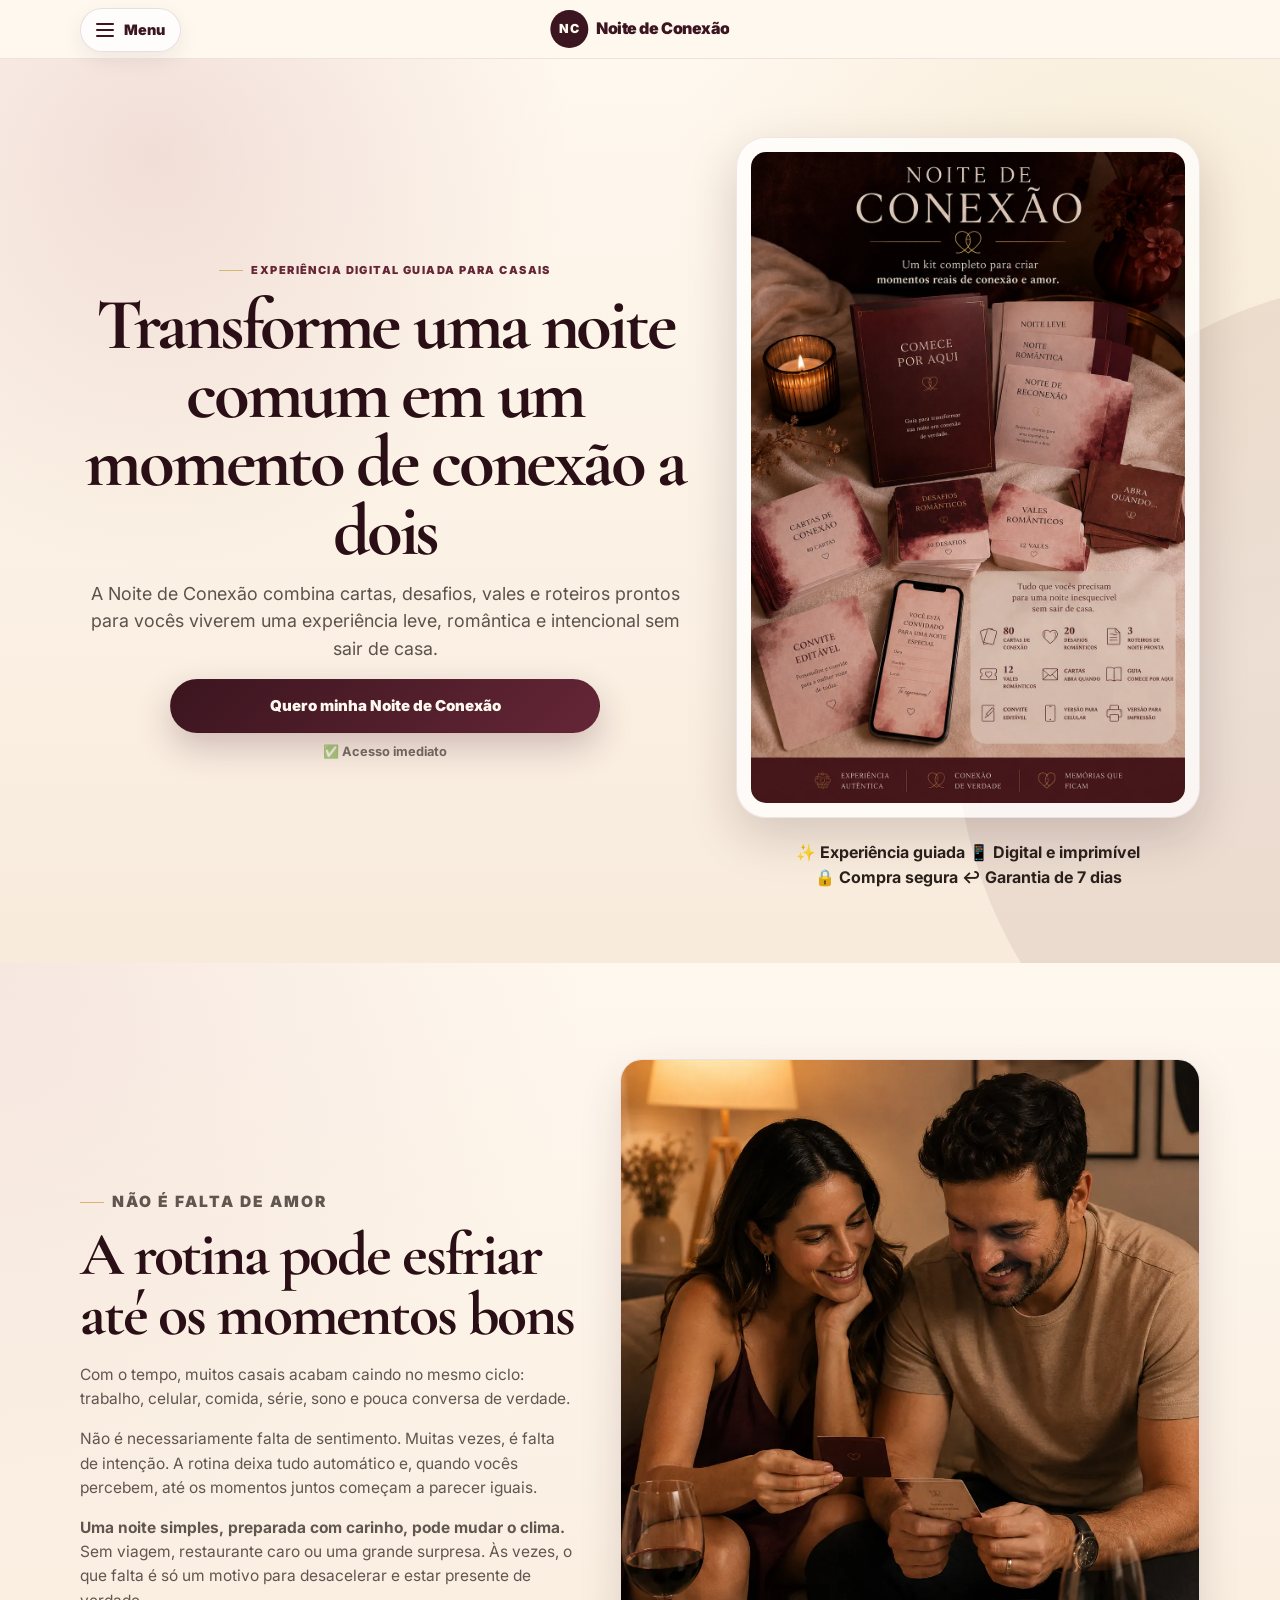
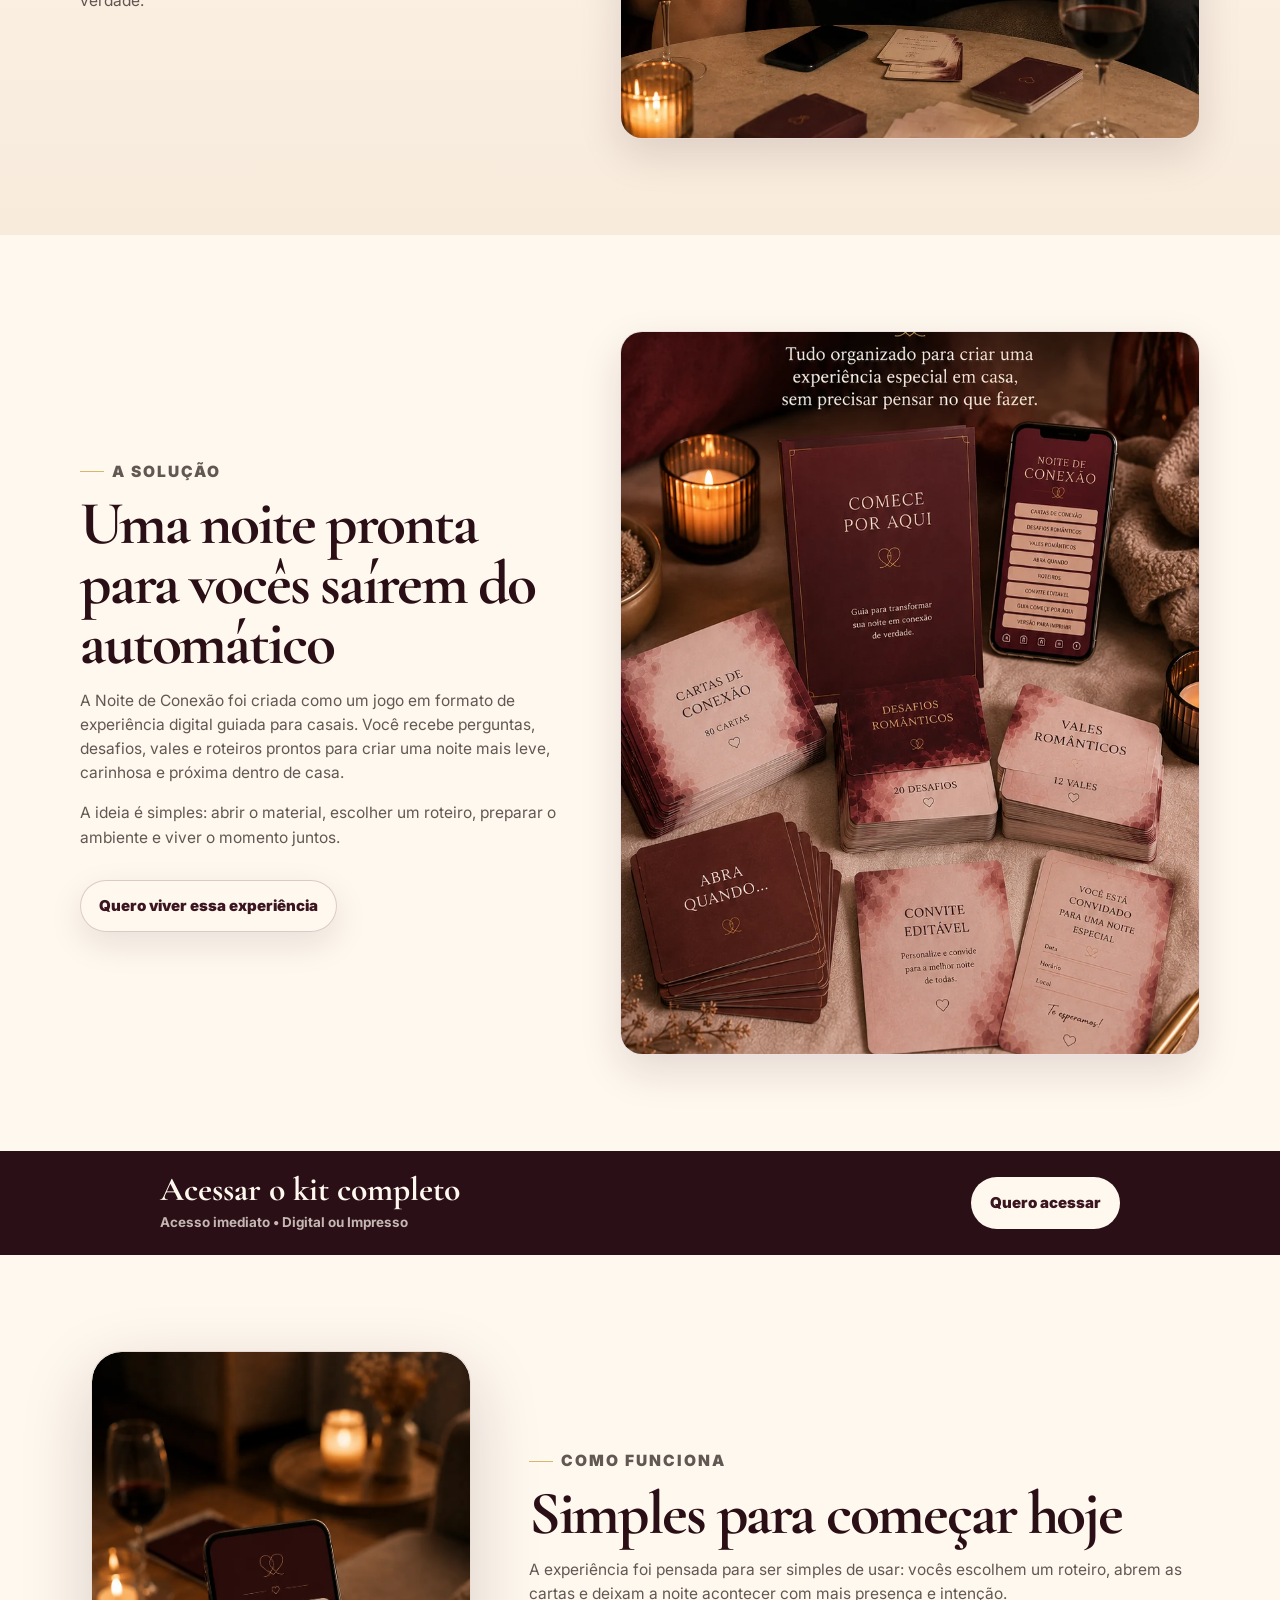
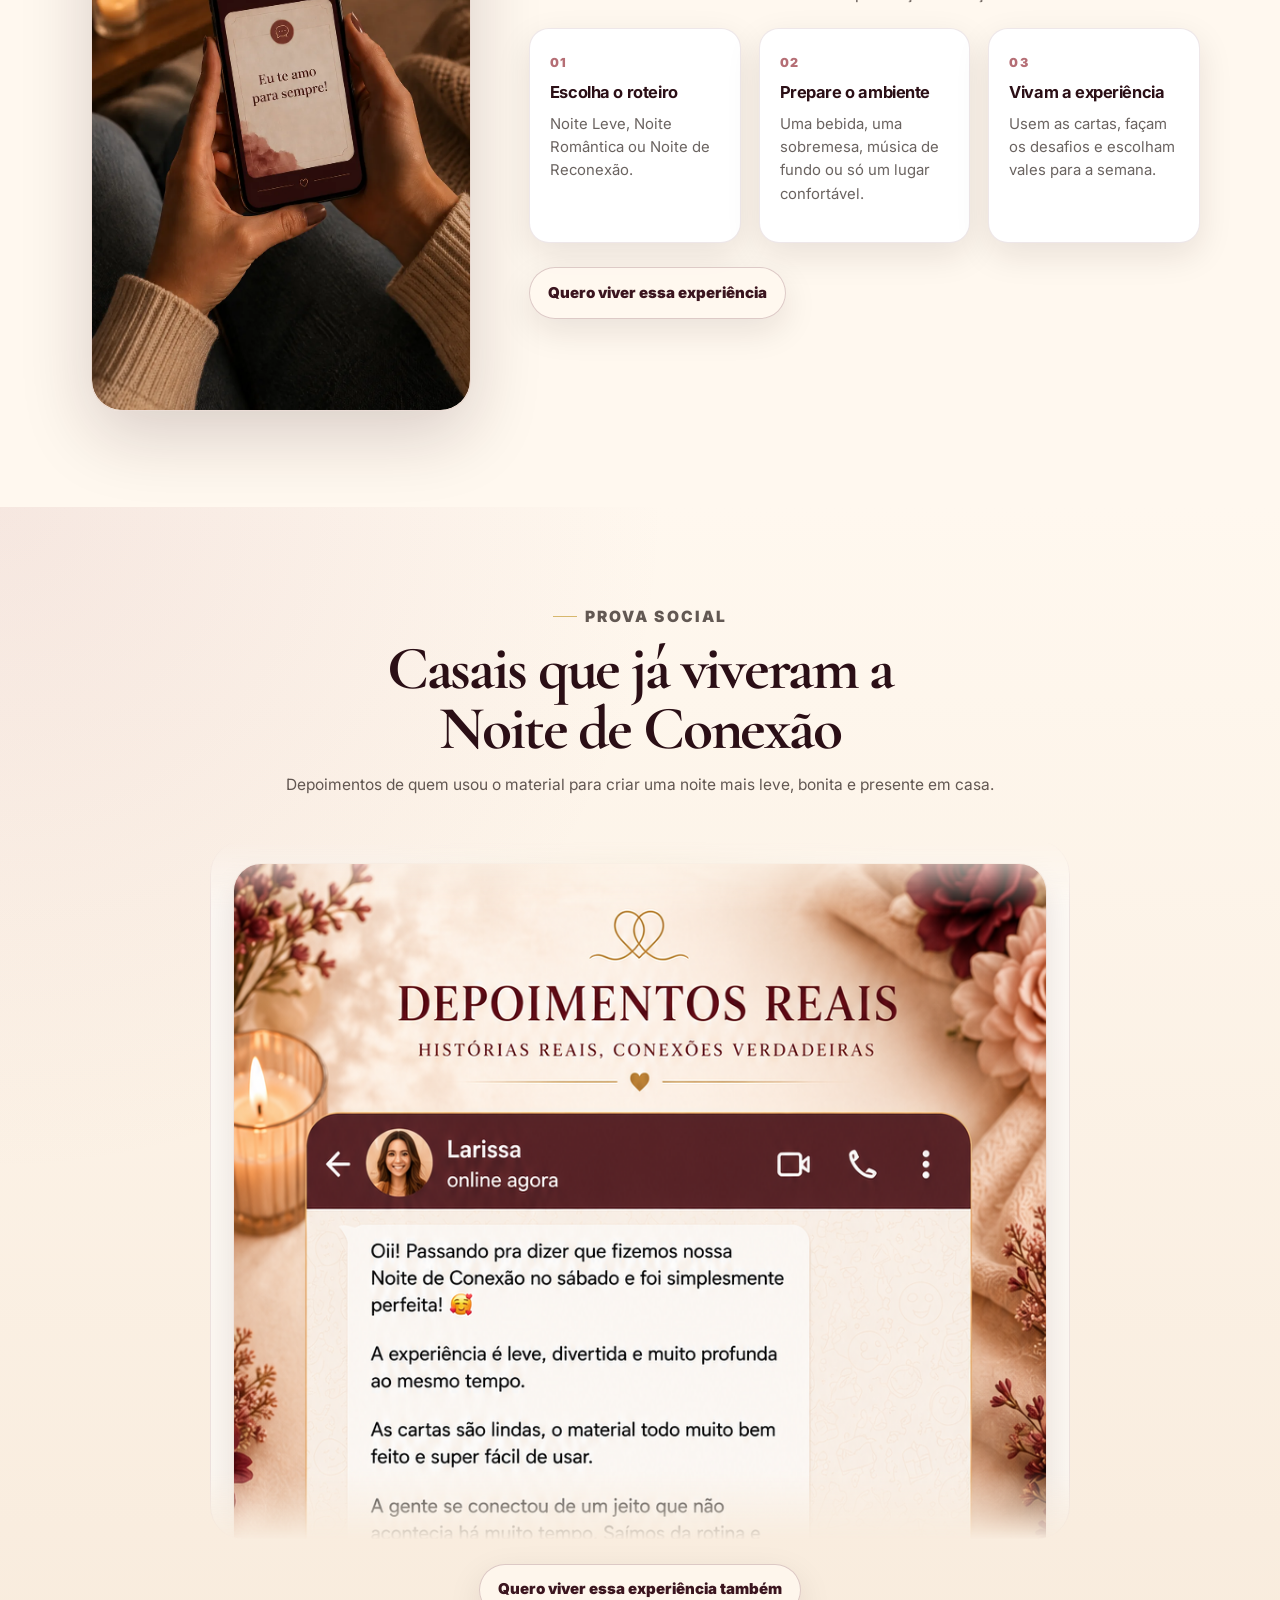
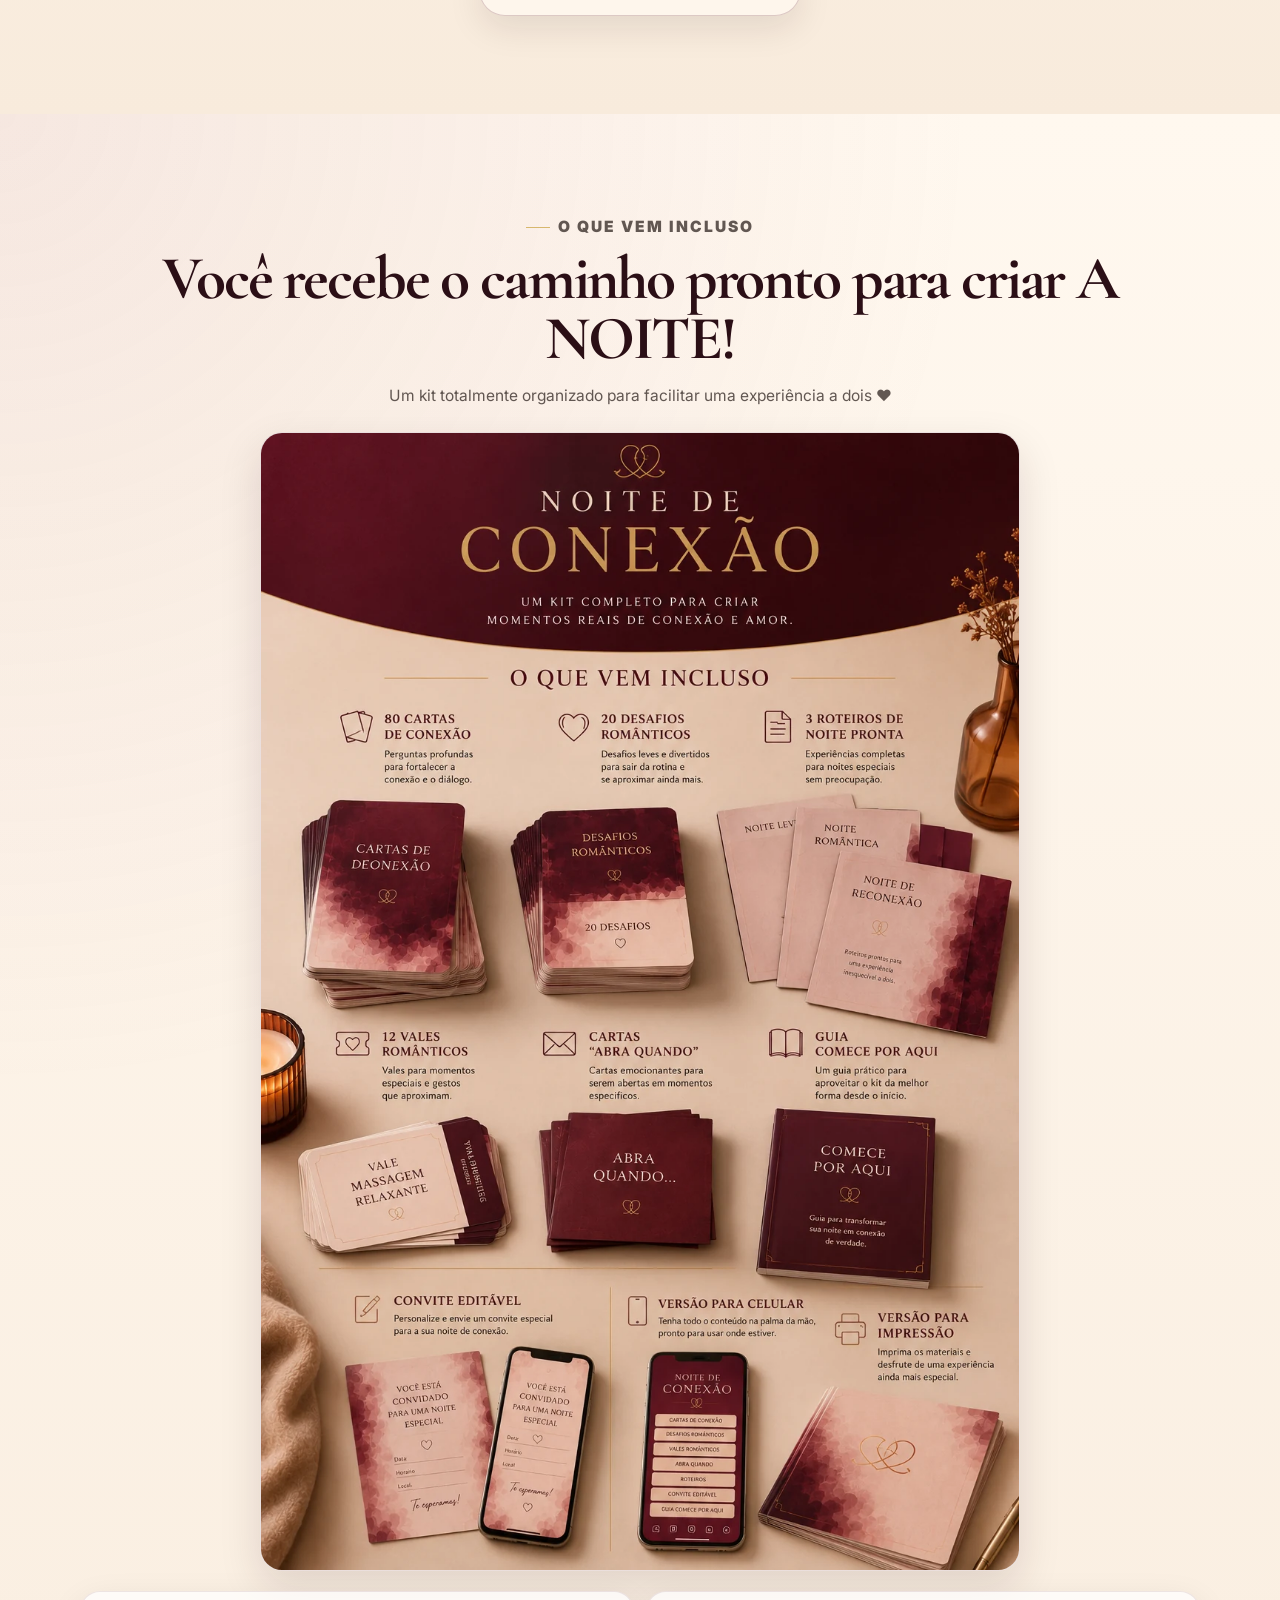
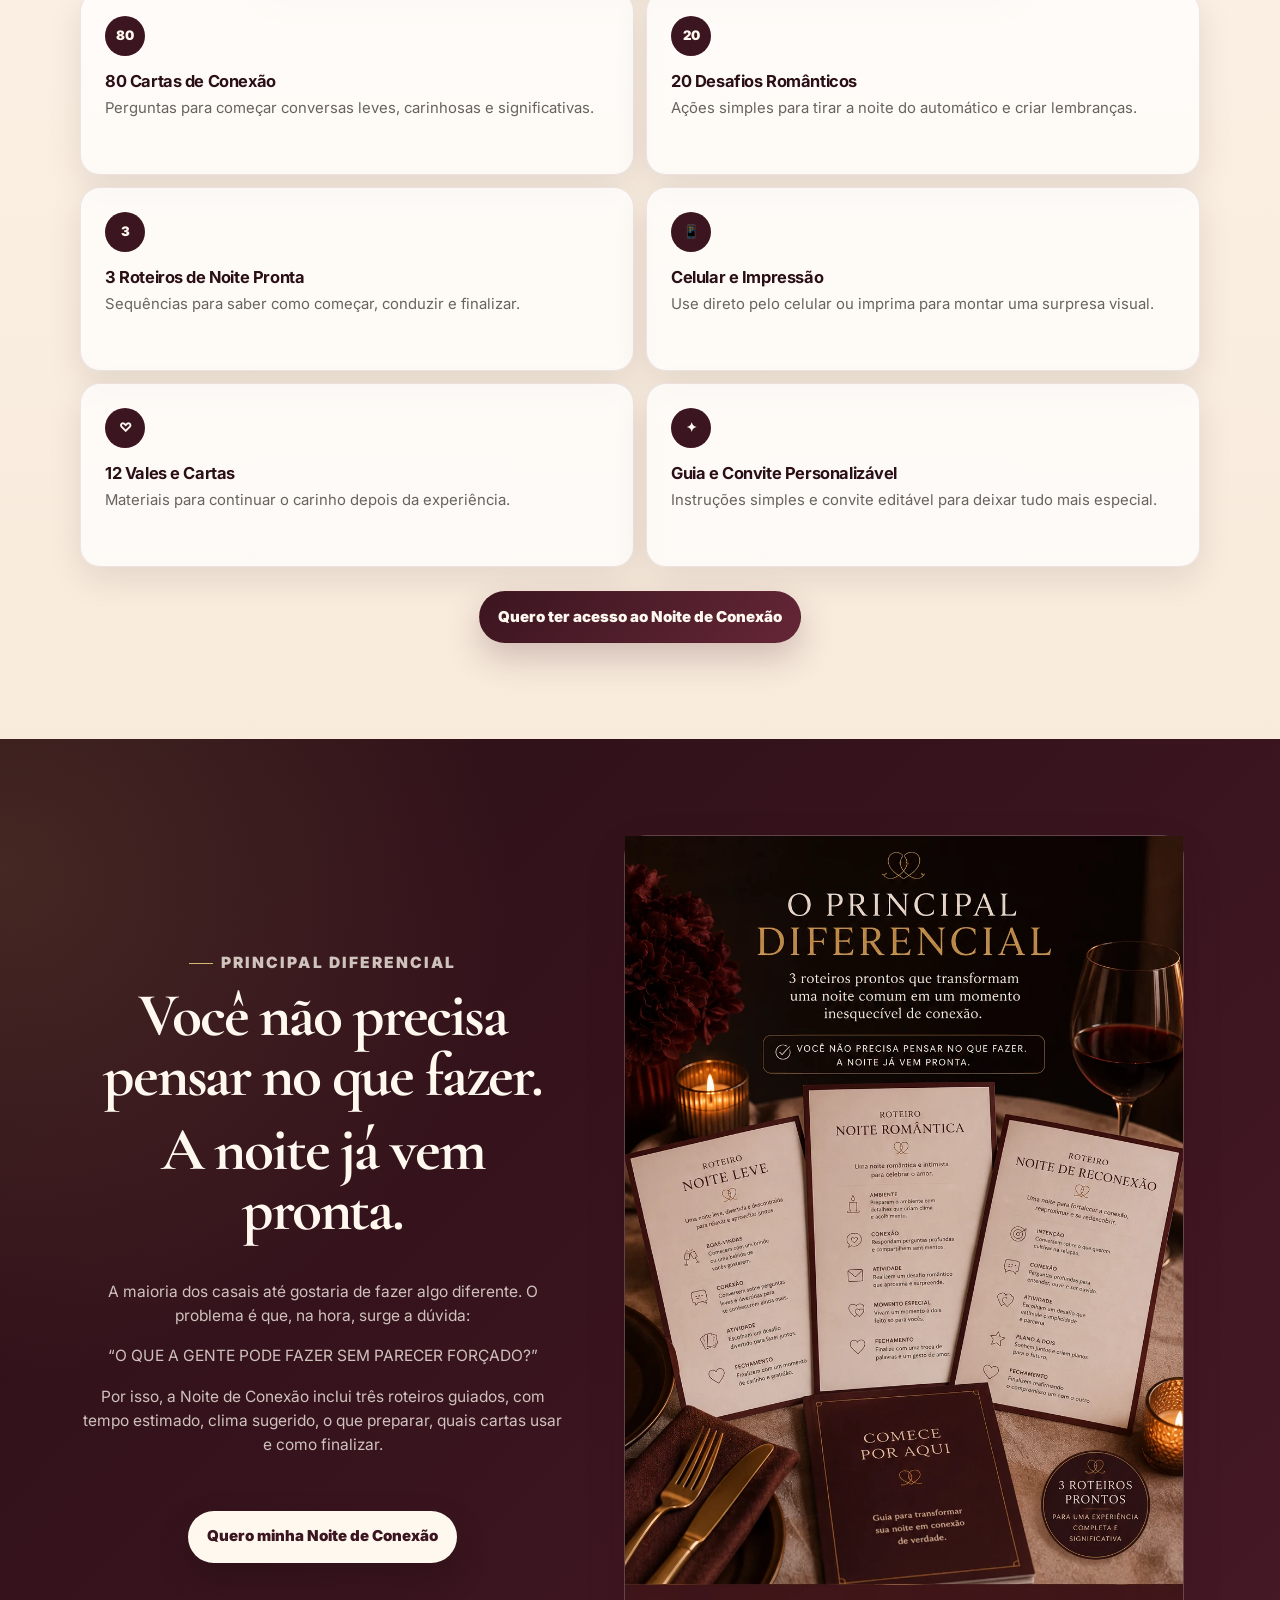
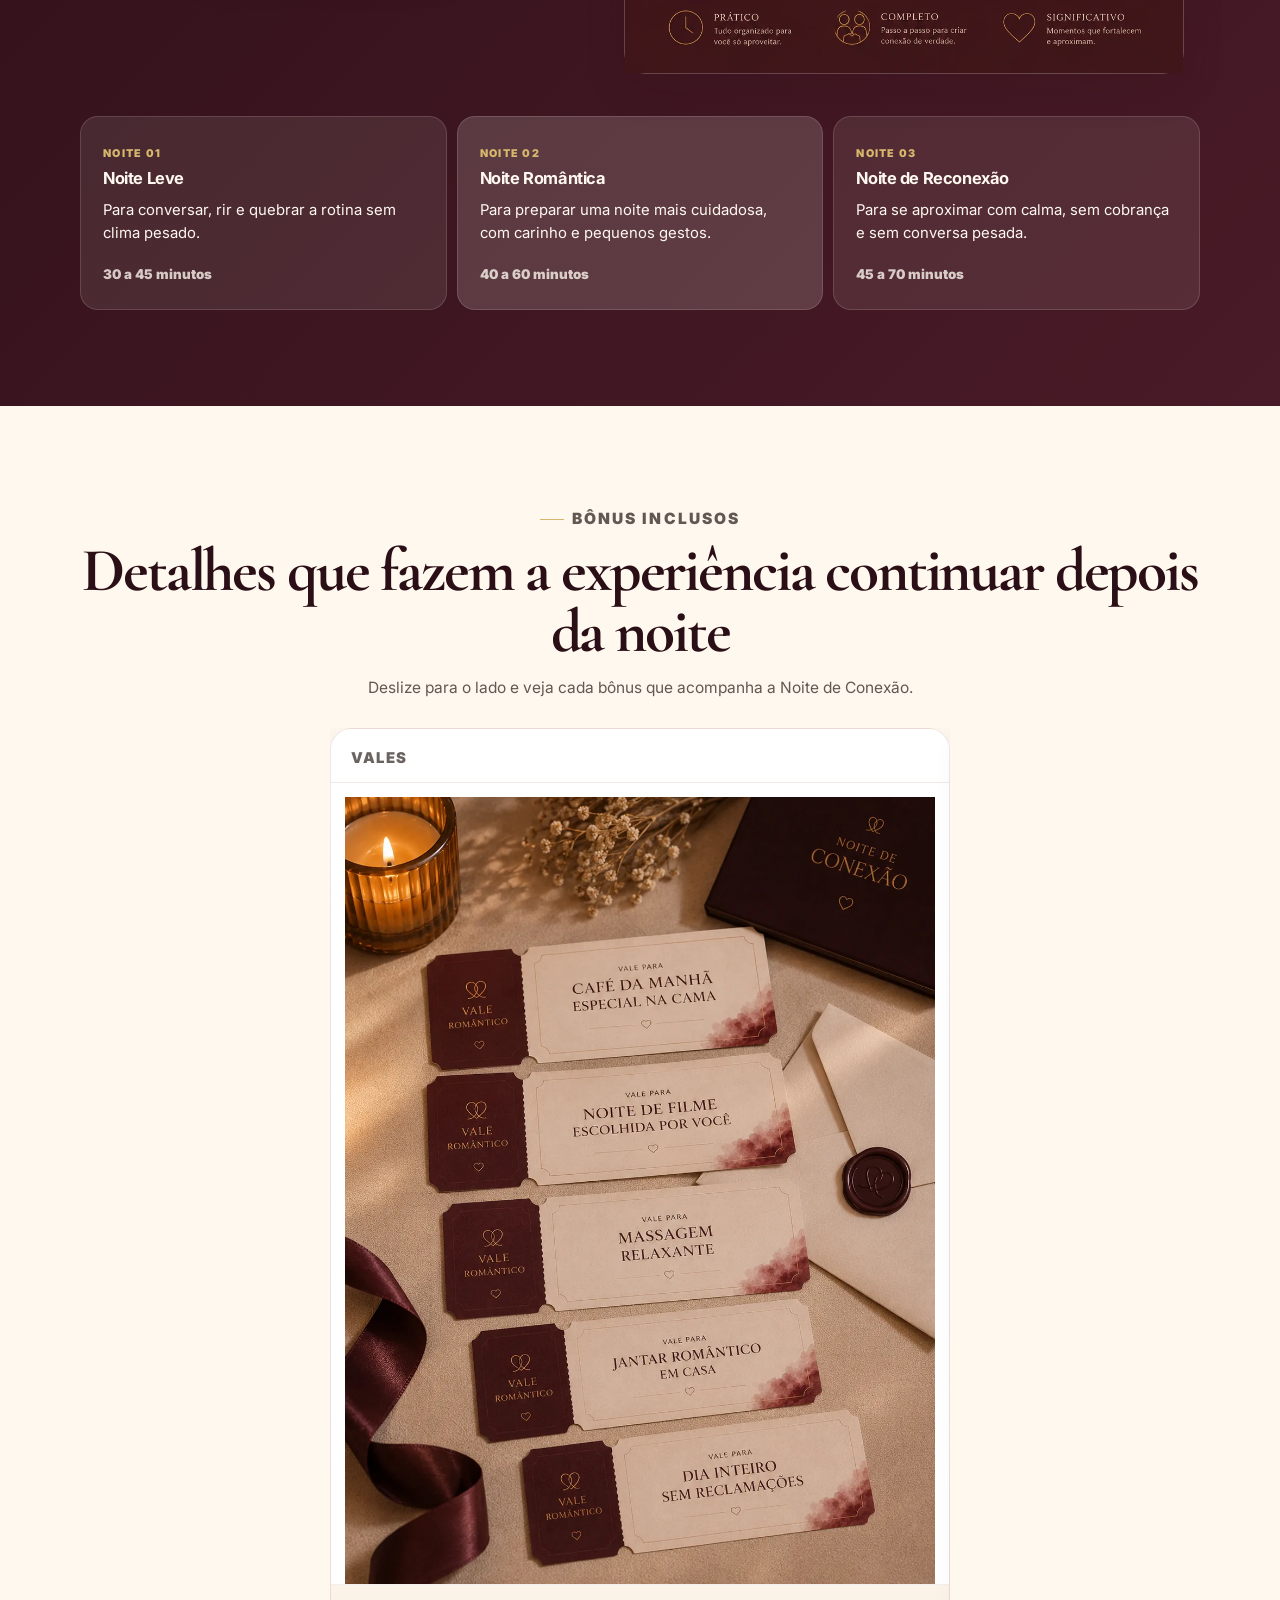
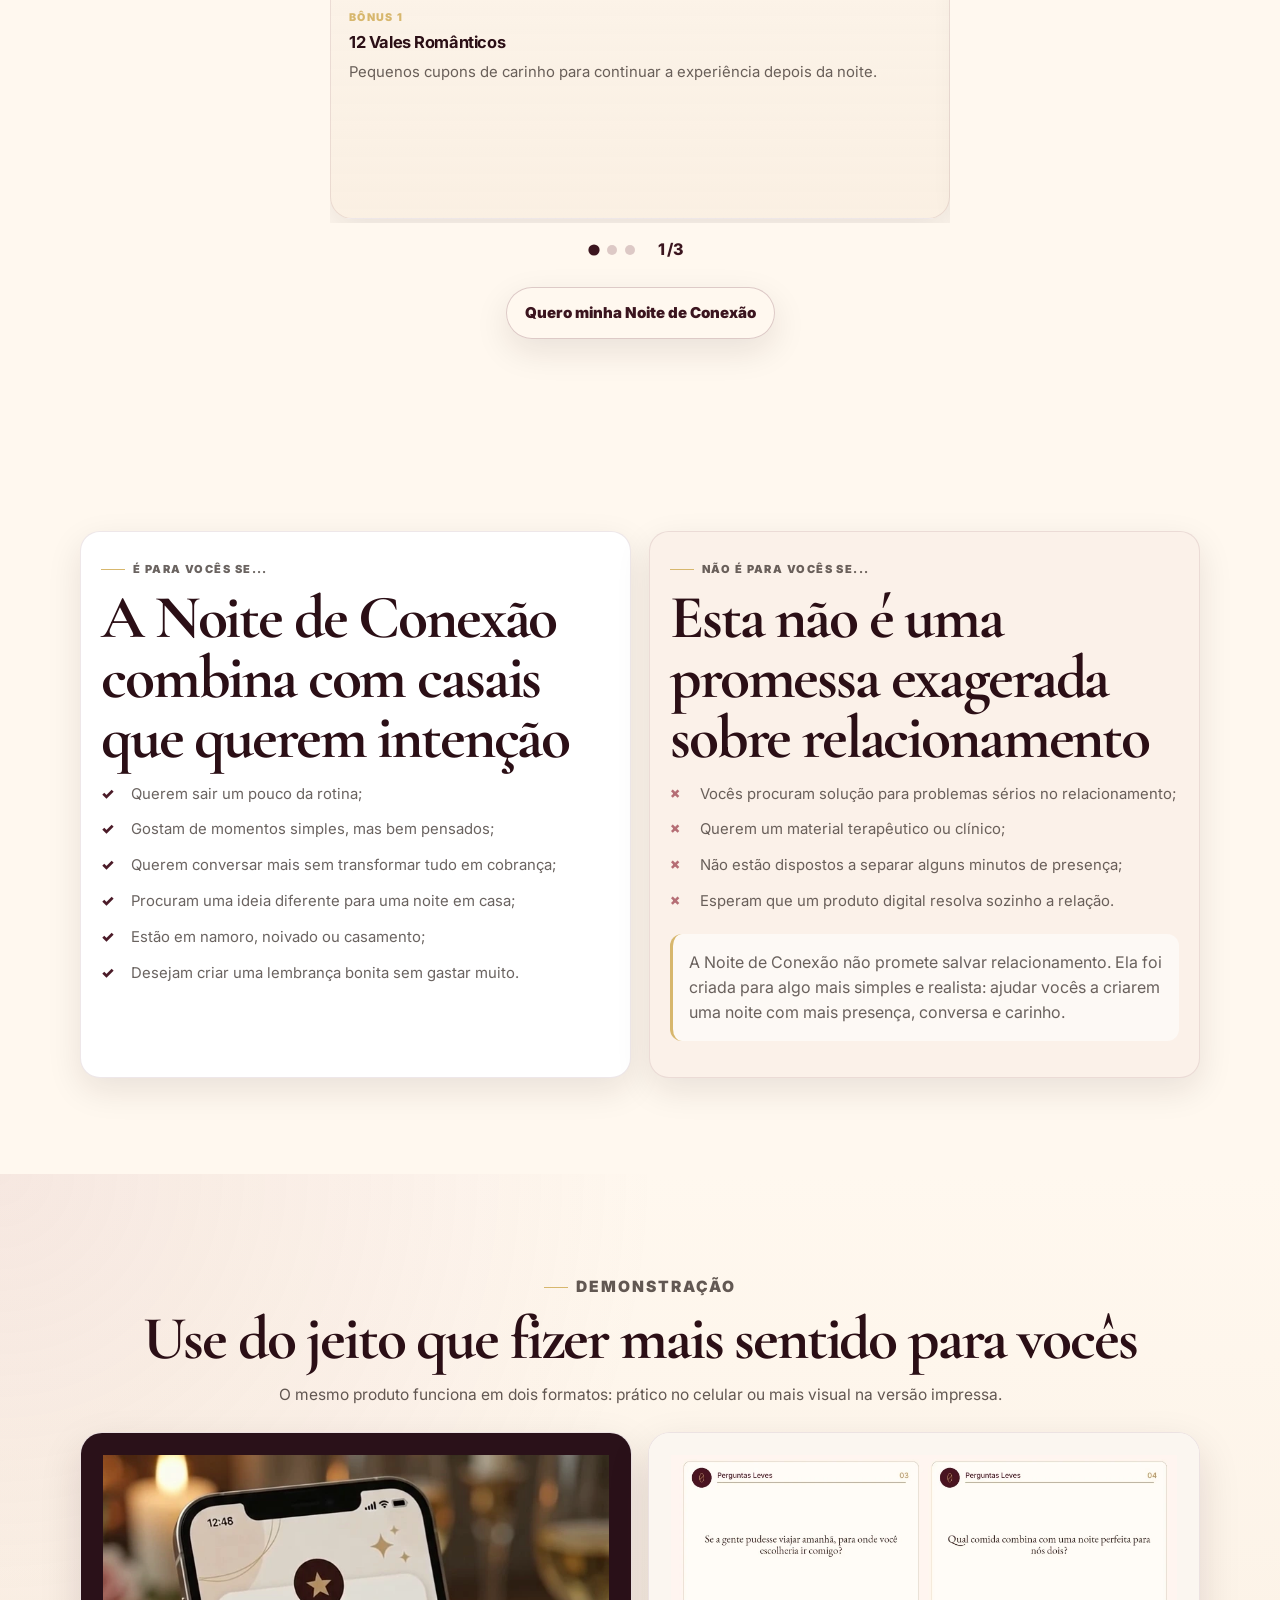
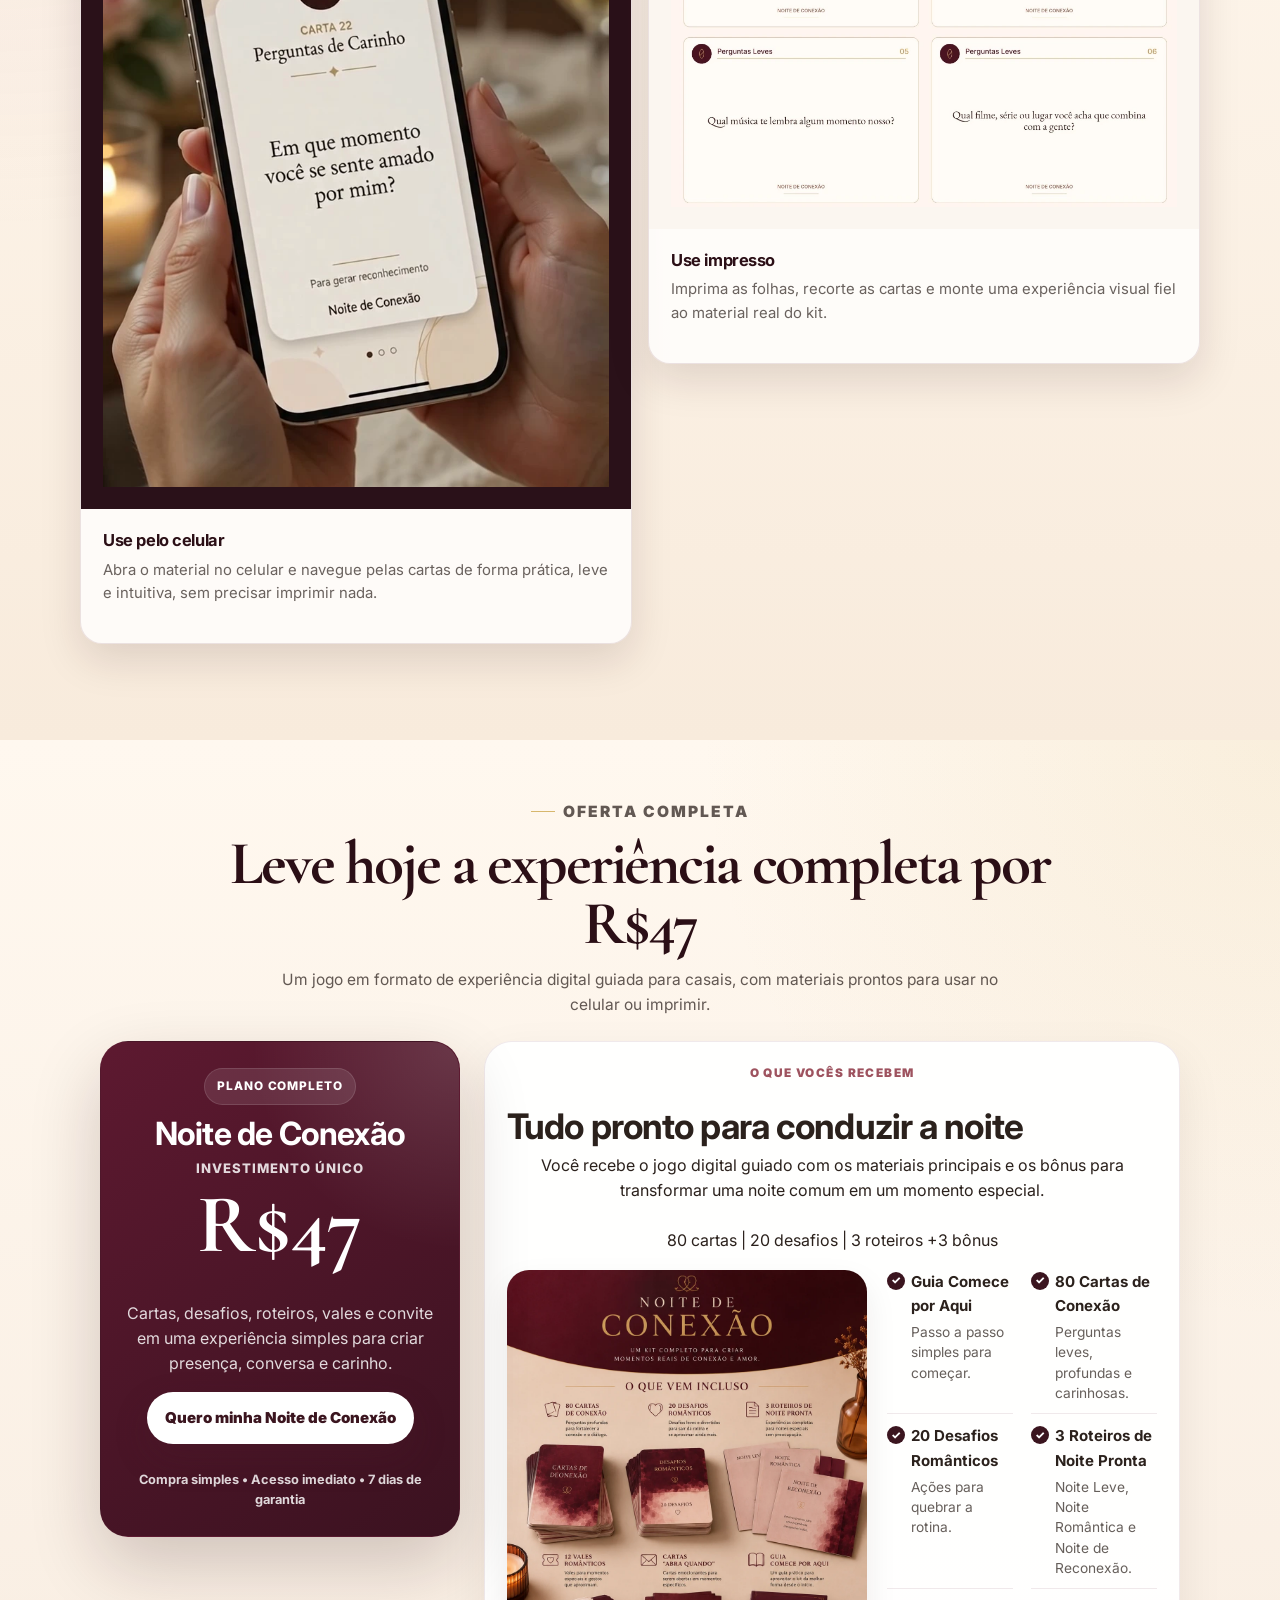
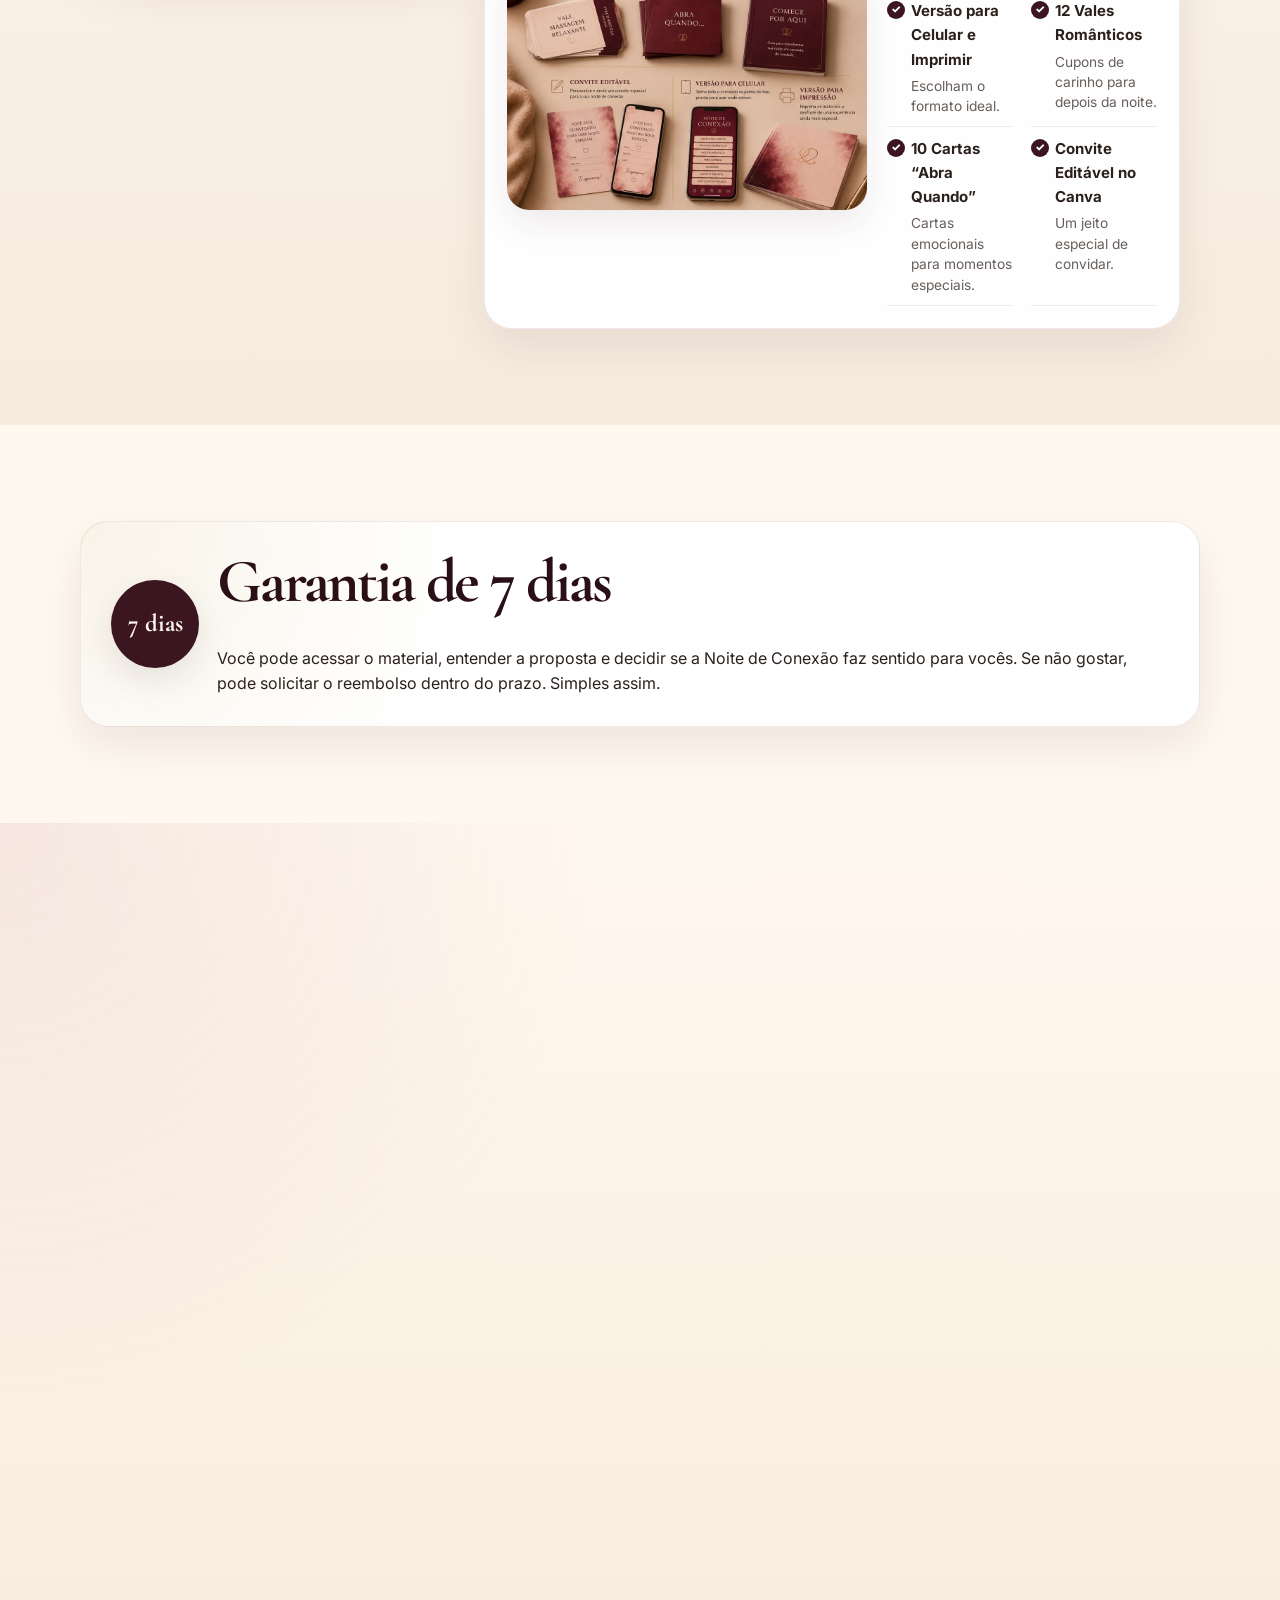
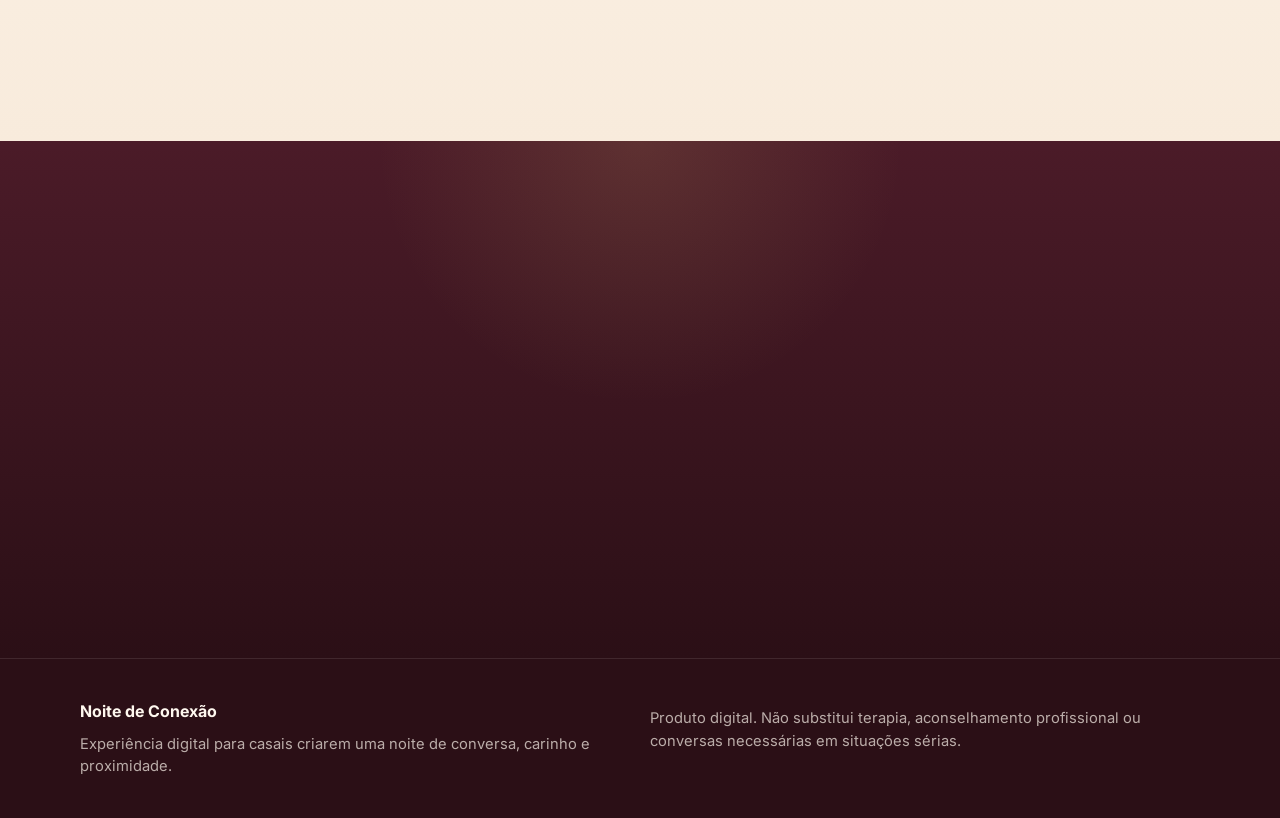
<file: index.html>
<!DOCTYPE html>
<html lang="pt-BR">
<head>
  <meta charset="UTF-8" />
  <meta name="viewport" content="width=device-width, initial-scale=1.0" />
  <title>Noite de Conexão — Experiência Digital para Casais</title>
  <meta name="description" content="Receba perguntas, desafios, vales e roteiros prontos para transformar uma noite comum em um momento de conversa, carinho e proximidade." />
  <link rel="preconnect" href="https://fonts.googleapis.com" />
  <link rel="preconnect" href="https://fonts.gstatic.com" crossorigin />
  <link href="https://fonts.googleapis.com/css2?family=Cormorant+Garamond:wght@600;700&family=Inter:wght@400;500;600;700;800;900&display=swap" rel="stylesheet" />
  <link rel="preload" as="image" href="assets/mockup-hero-fiel.webp" />
  <link rel="stylesheet" href="styles.css" />
</head>
<body>
  <header class="topbar" aria-label="Barra superior">
    <div class="topbar-inner">
      <details class="menu-dropdown">
        <summary class="menu-trigger" aria-label="Abrir menu de navegação">
          <span class="menu-icon" aria-hidden="true"><span></span><span></span><span></span></span>
          <span class="menu-label">Menu</span>
        </summary>
        <nav class="menu-panel" aria-label="Menu de navegação">
          <a href="#como-funciona">Como funciona</a>
          <a href="#recebe">O que recebe</a>
          <a href="#faq">Dúvidas</a>
          <a class="menu-checkout" href="#oferta">Ir para o checkout</a>
        </nav>
      </details>

      <a class="brand" href="#top" aria-label="Noite de Conexão">
        <span class="brand-mark">NC</span>
        <span>Noite de Conexão</span>
      </a>

      
    </div>
  </header>

  <main id="top">
    <section class="hero section hero-v16">
      <div class="container hero-v16-grid">
        <div class="hero-copy hero-v16-copy reveal">
          <p class="eyebrow">Experiência digital guiada para casais</p>
          <h1>Transforme uma noite comum em um momento de conexão a dois</h1>
          <p class="hero-subtitle">A Noite de Conexão combina cartas, desafios, vales e roteiros prontos para vocês viverem uma experiência leve, romântica e intencional sem sair de casa.</p>

          <div class="hero-actions hero-actions-clean hero-actions-v16">
            <a class="button button-primary" href="#oferta">Quero minha Noite de Conexão </a>
            <p class="microcopy">✅ Acesso imediato</p>
          </div>
        </div>

        <div class="hero-visual hero-showcase hero-showcase-v16 reveal">
          <img class="image-card hero-image" src="assets/mockup-hero-fiel.webp" width="1024" height="1536" fetchpriority="high" alt="Mockup fiel do kit digital Noite de Conexão com cartas, roteiros, vales, guia e convite" />

<center><span><strong>✨ Experiência guiada</strong></span>
        <span><strong>📱 Digital e imprimível</strong></span><br>
        <span><strong>🔒 Compra segura</strong></span>
        <span><strong>↩️ Garantia de 7 dias</strong></span></center>
        </div>
      </div>
    </section>

    <section class="section section-soft routine-section">
      <div class="container routine-grid">
        <div class="section-heading reveal">
          <p class="eyebrow">Não é falta de amor</p>
          <h2>A rotina pode esfriar até os momentos bons</h2>
          <div class="copy-text">
            <p>Com o tempo, muitos casais acabam caindo no mesmo ciclo: trabalho, celular, comida, série, sono e pouca conversa de verdade.</p>
            <p>Não é necessariamente falta de sentimento. Muitas vezes, é falta de intenção. A rotina deixa tudo automático e, quando vocês percebem, até os momentos juntos começam a parecer iguais.</p>
            <p><strong>Uma noite simples, preparada com carinho, pode mudar o clima.</strong> Sem viagem, restaurante caro ou uma grande surpresa. Às vezes, o que falta é só um motivo para desacelerar e estar presente de verdade.</p>
          </div>
        </div>
        <div class="visual-frame reveal">
          <img src="assets/mockup-casal-usando-produto.webp" loading="lazy" decoding="async" width="1024" height="1536" alt="Casal usando a Noite de Conexão em casa com cartas e celular" />
        </div>
      </div>
    </section>

    <section class="section solution-section">
      <div class="container solution-grid">
        <div class="solution-copy reveal">
          <p class="eyebrow">A solução</p>
          <h2>Uma noite pronta para vocês saírem do automático</h2>
          <p>A Noite de Conexão foi criada como um jogo em formato de experiência digital guiada para casais. Você recebe perguntas, desafios, vales e roteiros prontos para criar uma noite mais leve, carinhosa e próxima dentro de casa.</p>
          <p>A ideia é simples: abrir o material, escolher um roteiro, preparar o ambiente e viver o momento juntos.</p>
          <a class="button button-secondary desktop-only" href="#oferta">Quero viver essa experiência</a>
        </div>
        <div class="visual-frame reveal solution-experience-frame">
          <img class="solution-experience-img" src="assets/mockup-experiencia-completa.webp" loading="lazy" decoding="async" width="864" height="1821" alt="Mockup da experiência completa Noite de Conexão com guia, cartas, vales e materiais organizados" />
        </div>
      </div>
    </section>

    <section class="quick-offer" aria-label="Resumo rápido da oferta">
      <div class="container quick-offer-inner reveal">
        <div>
          <strong>Acessar o kit completo</strong>
          <span>Acesso imediato • Digital ou Impresso</span>
        </div>
        <a class="button button-primary" href="#oferta">Quero acessar</a>
      </div>
    </section>

    <section class="section" id="como-funciona">
      <div class="container how-grid">
        <div class="how-visual visual-frame video-frame reveal">
          <video class="demo-phone-video" autoplay muted loop playsinline preload="metadata" poster="assets/mockup-celular.webp" aria-label="Vídeo demonstrando a navegação pelas cartas digitais da Noite de Conexão no celular">
            <source src="assets/demo-cartas.mp4" type="video/mp4" />
            Seu navegador não suporta vídeo em HTML5.
          </video>
        </div>

        <div class="how-content reveal">
          <p class="eyebrow">Como funciona</p>
          <h2>Simples para começar hoje</h2>
          <p>A experiência foi pensada para ser simples de usar: vocês escolhem um roteiro, abrem as cartas e deixam a noite acontecer com mais presença e intenção.</p>

          <div class="steps-grid compact">
            <article class="step-card">
              <span class="step-number">01</span>
              <h3>Escolha o roteiro</h3>
              <p>Noite Leve, Noite Romântica ou Noite de Reconexão.</p>
            </article>
            <article class="step-card">
              <span class="step-number">02</span>
              <h3>Prepare o ambiente</h3>
              <p>Uma bebida, uma sobremesa, música de fundo ou só um lugar confortável.</p>
            </article>
            <article class="step-card">
              <span class="step-number">03</span>
              <h3>Vivam a experiência</h3>
              <p>Usem as cartas, façam os desafios e escolham vales para a semana.</p>
            </article>
          </div>

          <div class="cta-gap">
            <a class="button button-secondary" href="#oferta">Quero viver essa experiência</a>
          </div>
        </div>
      </div>
    </section>

    <section class="section section-soft social-proof-section" id="depoimentos">
      <div class="container">
        <div class="section-heading center reveal">
          <p class="eyebrow">Prova social</p>
          <h2>Casais que já viveram a <br>Noite de Conexão</h2>
          <p>Depoimentos de quem usou o material para criar uma noite mais leve, bonita e presente em casa.</p>
        </div>

        <div class="testimonial-marquee reveal" aria-label="Depoimentos de clientes sobre a Noite de Conexão">
          <div class="testimonial-track">
            <div class="testimonial-group">
              <img class="testimonial-card" src="assets/depoimento-04.webp" loading="lazy" decoding="async" width="1024" height="1536" alt="Depoimentos recebidos no Instagram sobre a Noite de Conexão" />
              <img class="testimonial-card" src="assets/depoimento-05.webp" loading="lazy" decoding="async" width="1003" height="1568" alt="Prints de depoimentos positivos sobre a experiência Noite de Conexão" />
              <img class="testimonial-card" src="assets/depoimento-06.webp" loading="lazy" decoding="async" width="1122" height="1402" alt="Comentários de clientes sobre o kit digital Noite de Conexão" />
            </div>
            <div class="testimonial-group" aria-hidden="true">
              <img class="testimonial-card" src="assets/depoimento-04.webp" loading="lazy" decoding="async" width="1024" height="1536" alt="" />
              <img class="testimonial-card" src="assets/depoimento-05.webp" loading="lazy" decoding="async" width="1003" height="1568" alt="" />
              <img class="testimonial-card" src="assets/depoimento-06.webp" loading="lazy" decoding="async" width="1122" height="1402" alt="" />
            </div>
          </div>
        </div>

        <div class="center cta-gap reveal">
          <a class="button button-secondary" href="#oferta">Quero viver essa experiência também</a>
        </div>
      </div>
    </section>

    <section class="section section-soft" id="recebe">
      <div class="container">
        <div class="section-heading center reveal">
          <p class="eyebrow">O que vem incluso</p>
          <h2>Você recebe o caminho pronto para criar A NOITE!</h2>
          <p>Um kit totalmente organizado para facilitar uma experiência a dois &#10084;</p>
        </div>

        <div class="showcase kit-showcase reveal">
          <img class="kit-full-image" src="assets/mockup-o-que-vem-incluso.webp" loading="lazy" decoding="async" width="1024" height="1536" alt="Kit completo da Noite de Conexão com 80 cartas, 20 desafios, 3 roteiros, 12 vales, cartas Abra Quando, guia e convite" />
        </div>

        <div class="included-grid">
          <article class="included-card reveal">
            <div class="icon">80</div>
            <h3>80 Cartas de Conexão</h3>
            <p>Perguntas para começar conversas leves, carinhosas e significativas.</p>
          </article>
          <article class="included-card reveal">
            <div class="icon">20</div>
            <h3>20 Desafios Românticos</h3>
            <p>Ações simples para tirar a noite do automático e criar lembranças.</p>
          </article>
          <article class="included-card reveal">
            <div class="icon">3</div>
            <h3>3 Roteiros de Noite Pronta</h3>
            <p>Sequências para saber como começar, conduzir e finalizar.</p>
          </article>
          <article class="included-card reveal">
            <div class="icon">📱</div>
            <h3>Celular e Impressão</h3>
            <p>Use direto pelo celular ou imprima para montar uma surpresa visual.</p>
          </article>
          <article class="included-card reveal">
            <div class="icon">♡</div>
            <h3>12 Vales e Cartas</h3>
            <p>Materiais para continuar o carinho depois da experiência.</p>
          </article>
          <article class="included-card reveal">
            <div class="icon">✦</div>
            <h3>Guia e Convite Personalizável</h3>
            <p>Instruções simples e convite editável para deixar tudo mais especial.</p>
          </article>
        </div>

        <div class="center cta-gap reveal">
          <a class="button button-primary" href="#oferta">Quero ter acesso ao Noite de Conexão</a>
        </div>
      </div>
    </section>

    <section class="section scripts-section">
      <div class="container scripts-layout">
        <div class="section-heading reveal">
          <center><p class="eyebrow">Principal diferencial</p></center>
          <h2><center>Você não precisa pensar no que fazer.</center></h2>
	  <h2><center>A noite já vem pronta.</center></h2><br>
          <center><p>A maioria dos casais até gostaria de fazer algo diferente. O problema é que, na hora, surge a dúvida: </p> <p>“O QUE A GENTE PODE FAZER SEM PARECER FORÇADO?”</p></center>
          <center><p>Por isso, a Noite de Conexão inclui três roteiros guiados, com tempo estimado, clima sugerido, o que preparar, quais cartas usar e como finalizar.</p></center><br>
          <center><a class="button button-light" href="#oferta">Quero minha Noite de Conexão </a></center>
        </div>

        <div class="scripts-visual reveal scripts-real-frame">
          <img class="scripts-real-img" src="assets/mockup-roteiros-reais.webp" loading="lazy" decoding="async" width="1024" height="1536" alt="Mockup dos três roteiros reais da Noite de Conexão: Noite Leve, Noite Romântica e Noite de Reconexão" />
        </div>

        <div class="script-cards reveal">
          <article class="script-card">
            <span>Noite 01</span>
            <h3>Noite Leve</h3>
            <p>Para conversar, rir e quebrar a rotina sem clima pesado.</p>
            <small>30 a 45 minutos</small>
          </article>
          <article class="script-card featured">
            <span>Noite 02</span>
            <h3>Noite Romântica</h3>
            <p>Para preparar uma noite mais cuidadosa, com carinho e pequenos gestos.</p>
            <small>40 a 60 minutos</small>
          </article>
          <article class="script-card">
            <span>Noite 03</span>
            <h3>Noite de Reconexão</h3>
            <p>Para se aproximar com calma, sem cobrança e sem conversa pesada.</p>
            <small>45 a 70 minutos</small>
          </article>
        </div>
      </div>
    </section>

    <section class="section bonus-section">
      <div class="container">
        <div class="section-heading center reveal">
          <p class="eyebrow">Bônus inclusos</p>
          <h2>Detalhes que fazem a experiência continuar depois da noite</h2>
          <p>Deslize para o lado e veja cada bônus que acompanha a Noite de Conexão.</p>
        </div>

        <div class="bonus-carousel reveal" aria-label="Carrossel de bônus inclusos">
          <div class="bonus-track" id="bonusTrack">
            <article class="bonus-slide bonus-card">
              <div class="bonus-media">
                <div class="bonus-media-head">
                  <p class="bonus-media-title">Vales</p>
                </div>
                <img src="assets/mockup-vales-romanticos.webp" loading="lazy" decoding="async" width="1086" height="1448" alt="Mockup dos Vales Românticos da Noite de Conexão" />
              </div>
              <div class="bonus-copy">
                <span>Bônus 1</span>
                <h3>12 Vales Românticos</h3>
                <p>Pequenos cupons de carinho para continuar a experiência depois da noite.</p>
              </div>
            </article>
            <article class="bonus-slide bonus-card">
              <div class="bonus-media">
                <div class="bonus-media-head">
                  <p class="bonus-media-title">Cartas Abra Quando</p>
                </div>
                <img src="assets/mockup-cartas-abra-quando.webp" loading="lazy" decoding="async" width="1024" height="1536" alt="Mockup das Cartas Abra Quando da Noite de Conexão" />
              </div>
              <div class="bonus-copy">
                <span>Bônus 2</span>
                <h3>10 Cartas “Abra Quando”</h3>
                <p>Cartas emocionais para personalizar e entregar em momentos especiais.</p>
              </div>
            </article>
            <article class="bonus-slide bonus-card">
              <div class="bonus-media">
                <div class="bonus-media-head">
                  <p class="bonus-media-title">Convites Editáveis</p>
                </div>
                <img src="assets/mockup-convite-editavel.webp" loading="lazy" decoding="async" width="1122" height="1402" alt="Mockup do Convite Editável da Noite de Conexão" />
              </div>
              <div class="bonus-copy">
                <span>Bônus 3</span>
                <h3>Convite Editável no Canva</h3>
                <p>Um convite personalizável para chamar seu parceiro ou parceira de um jeito mais especial.</p>
              </div>
            </article>
          </div>

          <div class="bonus-carousel-controls" aria-label="Navegação dos bônus">
            <div class="bonus-dots" role="tablist" aria-label="Selecionar bônus">
              <button class="bonus-dot is-active" type="button" data-index="0" aria-label="Ver bônus 1"></button>
              <button class="bonus-dot" type="button" data-index="1" aria-label="Ver bônus 2"></button>
              <button class="bonus-dot" type="button" data-index="2" aria-label="Ver bônus 3"></button>
            </div>
            <div class="bonus-counter"><span id="bonusCurrent">1</span><span>/3</span></div>
          </div>
        </div>

        <div class="center cta-gap reveal">
          <a class="button button-secondary" href="#oferta">Quero minha Noite de Conexão</a>
        </div>
      </div>
    </section>

    <section class="section audience-section">
      <div class="container two-cards">
        <article class="audience-card yes reveal">
          <p class="eyebrow">É para vocês se...</p>
          <h2>A Noite de Conexão combina com casais que querem intenção</h2>
          <ul class="check-list">
            <li>Querem sair um pouco da rotina;</li>
            <li>Gostam de momentos simples, mas bem pensados;</li>
            <li>Querem conversar mais sem transformar tudo em cobrança;</li>
            <li>Procuram uma ideia diferente para uma noite em casa;</li>
            <li>Estão em namoro, noivado ou casamento;</li>
            <li>Desejam criar uma lembrança bonita sem gastar muito.</li>
          </ul>
        </article>
        <article class="audience-card no reveal">
          <p class="eyebrow">Não é para vocês se...</p>
          <h2>Esta não é uma promessa exagerada sobre relacionamento</h2>
          <ul class="x-list">
            <li>Vocês procuram solução para problemas sérios no relacionamento;</li>
            <li>Querem um material terapêutico ou clínico;</li>
            <li>Não estão dispostos a separar alguns minutos de presença;</li>
            <li>Esperam que um produto digital resolva sozinho a relação.</li>
          </ul>
          <p class="note">A Noite de Conexão não promete salvar relacionamento. Ela foi criada para algo mais simples e realista: ajudar vocês a criarem uma noite com mais presença, conversa e carinho.</p>
        </article>
      </div>
    </section>

    <section class="section demo-section section-soft">
      <div class="container">
        <div class="section-heading center reveal">
          <p class="eyebrow">Demonstração</p>
          <h2>Use do jeito que fizer mais sentido para vocês</h2>
          <p>O mesmo produto funciona em dois formatos: prático no celular ou mais visual na versão impressa.</p>
        </div>

        <div class="demo-cards demo-cards-accurate">
          <article class="demo-card reveal demo-card-phone-accurate">
            <div class="demo-media demo-media-image">
              <img src="assets/demo-cartas-frame.webp" loading="lazy" decoding="async" width="720" height="1280" alt="Prévia do material Noite de Conexão sendo usado no celular" />
            </div>
            <div class="demo-copy">
              <h3>Use pelo celular</h3>
              <p>Abra o material no celular e navegue pelas cartas de forma prática, leve e intuitiva, sem precisar imprimir nada.</p>
            </div>
          </article>
          <article class="demo-card reveal demo-card-print-accurate">
            <div class="demo-media">
              <img src="assets/demo-impressao-real.webp" loading="lazy" decoding="async" width="930" height="647" alt="Prévia real das cartas impressas da Noite de Conexão em folha para recortar e usar" />
            </div>
            <div class="demo-copy">
              <h3>Use impresso</h3>
              <p>Imprima as folhas, recorte as cartas e monte uma experiência visual fiel ao material real do kit.</p>
            </div>
          </article>
        </div>
      </div>
    </section>

        <section class="section checkout-section" id="checkout">
      <div class="container">
        <div class="section-heading center reveal offer-heading offer-heading-simple">
          <p class="eyebrow">Oferta completa</p>
          <h2>Leve hoje a experiência completa por R$47</h2>
          <p>Um jogo em formato de experiência digital guiada para casais, com materiais prontos para usar no celular ou imprimir.</p>
        </div>

        <div class="offer-stage reveal" id="oferta">
          <aside class="offer-plan-card" aria-label="Plano completo da Noite de Conexão">
            <center><span class="offer-plan-chip">Plano completo</span></center>
            <center><h3>Noite de Conexão</h3></center>
            <center><span class="price-label">Investimento único</span></center>
            <center><div class="price">R$47</div></center><br>
            <center><p class="offer-plan-copy">Cartas, desafios, roteiros, vales e convite em uma experiência simples para criar presença, conversa e carinho.</p></center>
            <!--<ul class="offer-plan-points" aria-label="Principais condições da oferta">
              
<center><span><strong>Acesso Imediato | 7 dias de garantia</strong></span></center>

  	      <li>Produto digital</li>
              <li>Celular ou impressão</li>
              <li>Acesso imediato</li>
              <li>7 dias de garantia</li>
            </ul>-->
            <center><a class="button button-primary full" href="https://pay.cakto.com.br/3axetia_991327">Quero minha Noite de Conexão</a></center><br>
            <p class="microcopy">Compra simples • Acesso imediato • 7 dias de garantia</p>
          </aside>

          <div class="offer-includes-card">
            <div class="offer-includes-head">
              <div>
                <center><p class="offer-mini-label">O que vocês recebem</p></center><br>
                <h3>Tudo pronto para conduzir a noite</h3>
                <center><p>Você recebe o jogo digital guiado com os materiais principais e os bônus para transformar uma noite comum em um momento especial.</p></center><br>
              
                <center><span>80 cartas |</span>
                <span>20 desafios |</span>
                <span>3 roteiros</span>
                <span>+3 bônus</span></center>
              </div>
            </div>

            <div class="offer-includes-body">
              <div class="offer-preview-frame">
                <img class="kit-offer-image" src="assets/mockup-o-que-vem-incluso.webp" loading="lazy" decoding="async" width="1024" height="1536" alt="Kit completo da Noite de Conexão com todos os materiais inclusos e quantidades atualizadas" />
              </div>

              <ul class="offer-clean-list offer-clean-list-compact">
                <li><strong>Guia Comece por Aqui</strong><span>Passo a passo simples para começar.</span></li>
                <li><strong>80 Cartas de Conexão</strong><span>Perguntas leves, profundas e carinhosas.</span></li>
                <li><strong>20 Desafios Românticos</strong><span>Ações para quebrar a rotina.</span></li>
                <li><strong>3 Roteiros de Noite Pronta</strong><span>Noite Leve, Noite Romântica e Noite de Reconexão.</span></li>
                <li><strong>Versão para Celular e Imprimir</strong><span>Escolham o formato ideal.</span></li>
                <li><strong>12 Vales Românticos</strong><span>Cupons de carinho para depois da noite.</span></li>
                <li><strong>10 Cartas “Abra Quando”</strong><span>Cartas emocionais para momentos especiais.</span></li>
                <li><strong>Convite Editável no Canva</strong><span>Um jeito especial de convidar.</span></li>
              </ul>
            </div>
          </div>
        </div>
      </div>
    </section>

    <section class="section guarantee-section guarantee-section-v16">
      <div class="container guarantee-card-v16 reveal">
        <div class="guarantee-seal">7 dias</div>
        <div>
          
          <h2>Garantia de 7 dias</h2><br>
          <p>Você pode acessar o material, entender a proposta e decidir se a Noite de Conexão faz sentido para vocês. Se não gostar, pode solicitar o reembolso dentro do prazo. Simples assim.</p>
        </div>
      </div>
    </section>

    <section class="section section-soft" id="faq">
      <div class="container narrow">
        <div class="section-heading center reveal">
          <p class="eyebrow">Dúvidas comuns</p>
          <h2>Perguntas frequentes</h2>
        </div>

        <div class="faq-list reveal">
          <details open>
            <summary>Como vou receber o produto?</summary>
            <p>Você recebe acesso ao material digital após a confirmação da compra. O produto é entregue em formato digital para usar pelo celular ou imprimir.</p>
          </details>
          <details>
            <summary>Preciso imprimir para usar?</summary>
            <p>Não. Você pode usar direto pelo celular. A versão para imprimir é apenas uma opção para quem quer montar uma experiência mais visual.</p>
          </details>
          <details>
            <summary>Serve para namorados e casados?</summary>
            <p>Sim. A Noite de Conexão foi pensada para casais em namoro, noivado ou casamento que querem criar um momento diferente a dois.</p>
          </details>
          <details>
            <summary>É um produto terapêutico?</summary>
            <p>Não. É uma experiência prática para gerar conversa, carinho e presença. Não substitui terapia, aconselhamento psicológico ou solução para conflitos sérios.</p>
          </details>
          <details>
            <summary>Quanto tempo dura a experiência?</summary>
            <p>Depende do roteiro escolhido. A experiência pode durar de 30 a 70 minutos.</p>
          </details>
          <details>
            <summary>Posso usar mais de uma vez?</summary>
            <p>Sim. Você pode repetir os roteiros, usar novas perguntas, escolher outros desafios e reaproveitar os vales em momentos diferentes.</p>
          </details>
          <details>
            <summary>Tem garantia?</summary>
            <p>Sim. Você tem 7 dias de garantia para acessar o material e decidir se ele faz sentido para você.</p>
          </details>
        </div>

        <div class="center cta-gap reveal">
          <a class="button button-secondary" href="#oferta">Acessar a Noite de Conexão por R$47</a>
        </div>
      </div>
    </section>

    <section class="section final-cta-section final-cta-v16">
      <div class="container narrow center reveal">
        <p class="eyebrow">Para começar</p>
        <h2>Pronto para viver uma noite que vocês vão lembrar com carinho?</h2>
        <p>Vocês não precisam esperar uma grande data. Com um pouco de intenção, uma noite comum pode virar uma experiência leve, bonita e só de vocês.</p>
        <a class="button button-primary" href="https://pay.cakto.com.br/3axetia_991327">Quero minha Noite de Conexão</a>
        <p class="microcopy">✅ Acesso imediato · 🔒 Pagamento seguro </p>
      </div>
    </section>
  </main>

  <footer class="footer">
    <div class="container footer-grid">
      <div>
        <strong>Noite de Conexão</strong>
        <p>Experiência digital para casais criarem uma noite de conversa, carinho e proximidade.</p>
      </div>
      <div>
        <p>Produto digital. Não substitui terapia, aconselhamento profissional ou conversas necessárias em situações sérias.</p>
      </div>
    </div>
  </footer>

  <a class="mobile-sticky-cta" href="https://pay.cakto.com.br/3axetia_991327" aria-label="Ir para o checkout da Noite de Conexão">Quero minha Noite de Conexão</a>

  <script>
    document.documentElement.classList.add('js');

    const revealElements = document.querySelectorAll('.reveal');

    const revealObserver = new IntersectionObserver((entries) => {
      entries.forEach((entry) => {
        if (entry.isIntersecting) {
          entry.target.classList.add('is-visible');
          revealObserver.unobserve(entry.target);
        }
      });
    }, { threshold: 0.14 });

    revealElements.forEach((element) => revealObserver.observe(element));

    const reduceMotion = window.matchMedia('(prefers-reduced-motion: reduce)');
    if (reduceMotion.matches) {
      document.querySelectorAll('video[autoplay]').forEach((video) => video.pause());
    }

    const bonusTrack = document.getElementById('bonusTrack');
    const bonusDots = document.querySelectorAll('.bonus-dot');
    const bonusCurrent = document.getElementById('bonusCurrent');

    if (bonusTrack && bonusDots.length && bonusCurrent) {
      const slides = Array.from(bonusTrack.querySelectorAll('.bonus-slide'));

      const setActiveBonus = (index) => {
        bonusDots.forEach((dot, dotIndex) => {
          dot.classList.toggle('is-active', dotIndex === index);
        });
        bonusCurrent.textContent = String(index + 1);
      };

      const scrollToBonus = (index) => {
        const slide = slides[index];
        if (!slide) return;
        bonusTrack.scrollTo({
          left: slide.offsetLeft,
          behavior: reduceMotion.matches ? 'auto' : 'smooth'
        });
        setActiveBonus(index);
      };

      bonusDots.forEach((dot) => {
        dot.addEventListener('click', () => {
          scrollToBonus(Number(dot.dataset.index || 0));
        });
      });

      let bonusTicking = false;
      bonusTrack.addEventListener('scroll', () => {
        if (bonusTicking) return;
        bonusTicking = true;
        requestAnimationFrame(() => {
          const trackCenter = bonusTrack.scrollLeft + bonusTrack.clientWidth / 2;
          let closestIndex = 0;
          let closestDistance = Infinity;

          slides.forEach((slide, index) => {
            const slideCenter = slide.offsetLeft + slide.clientWidth / 2;
            const distance = Math.abs(trackCenter - slideCenter);
            if (distance < closestDistance) {
              closestDistance = distance;
              closestIndex = index;
            }
          });

          setActiveBonus(closestIndex);
          bonusTicking = false;
        });
      }, { passive: true });
    }
  </script>
</body>
</html>
</file>
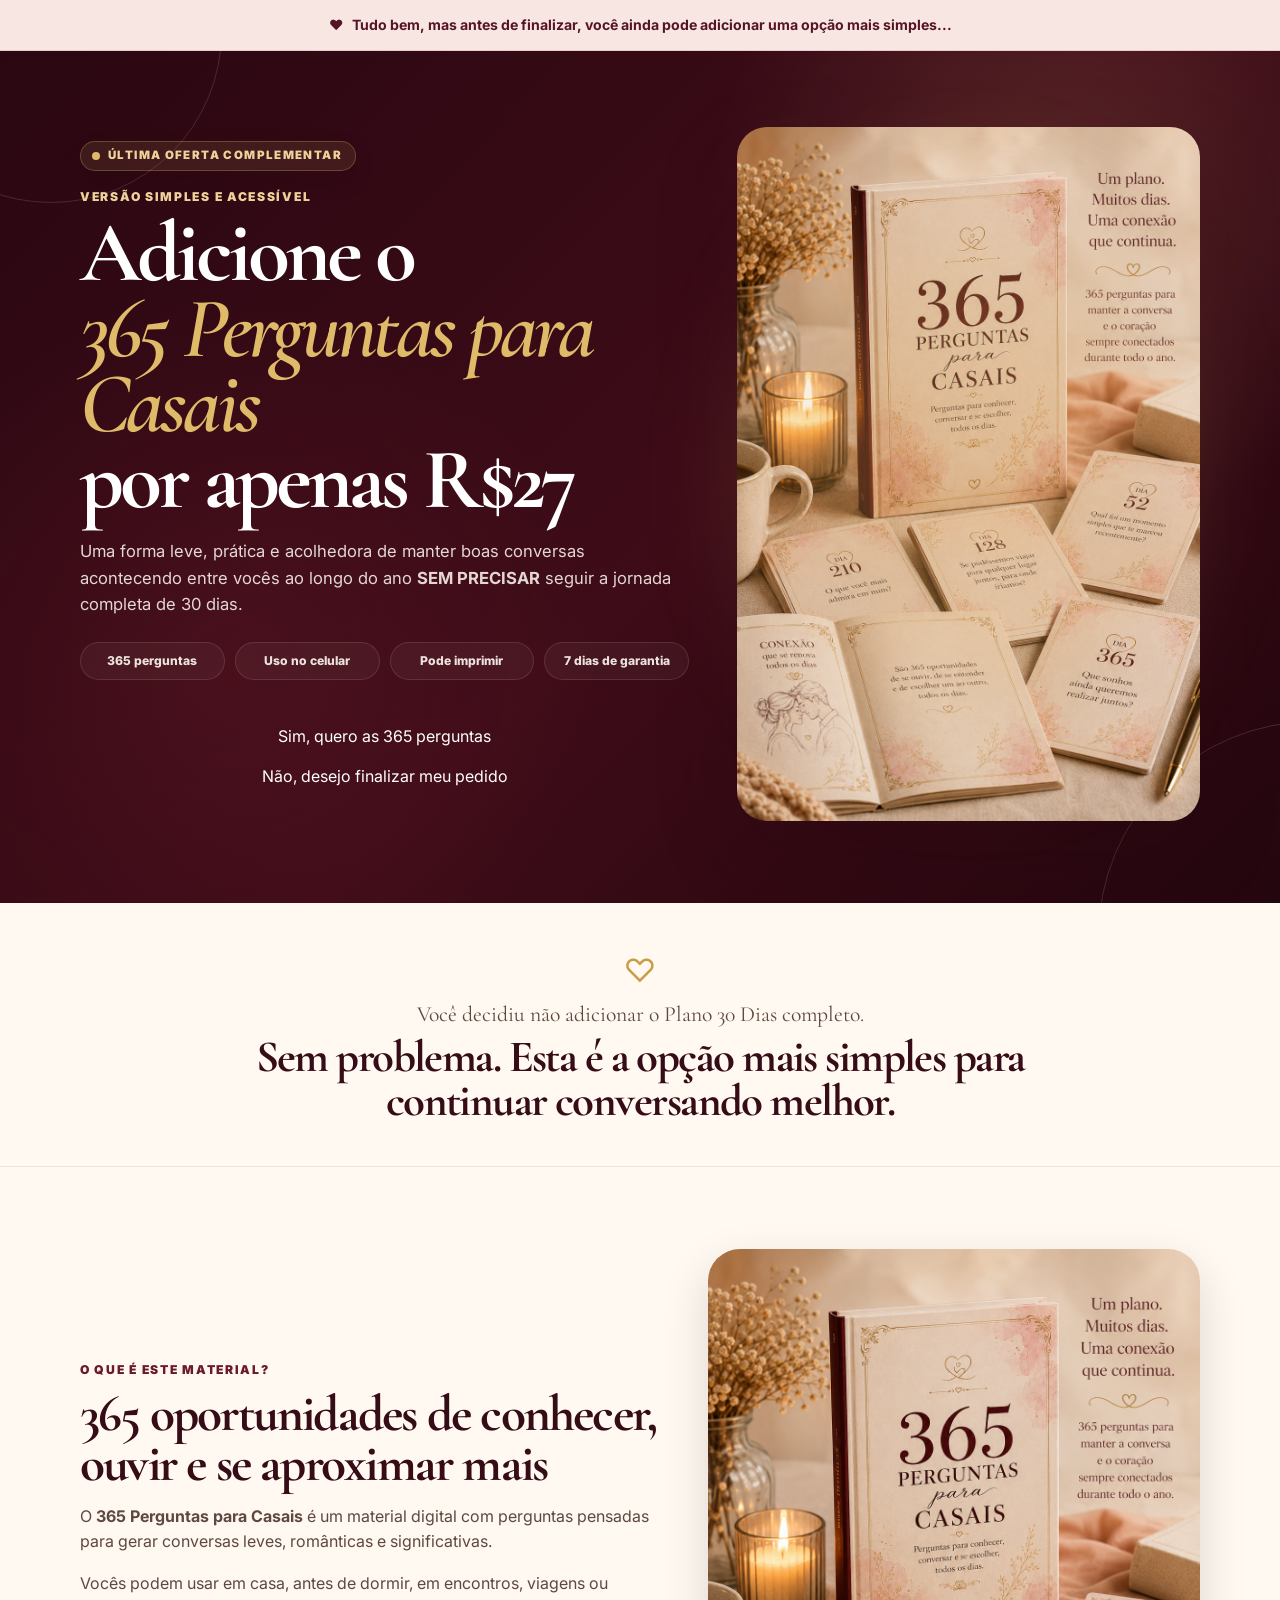
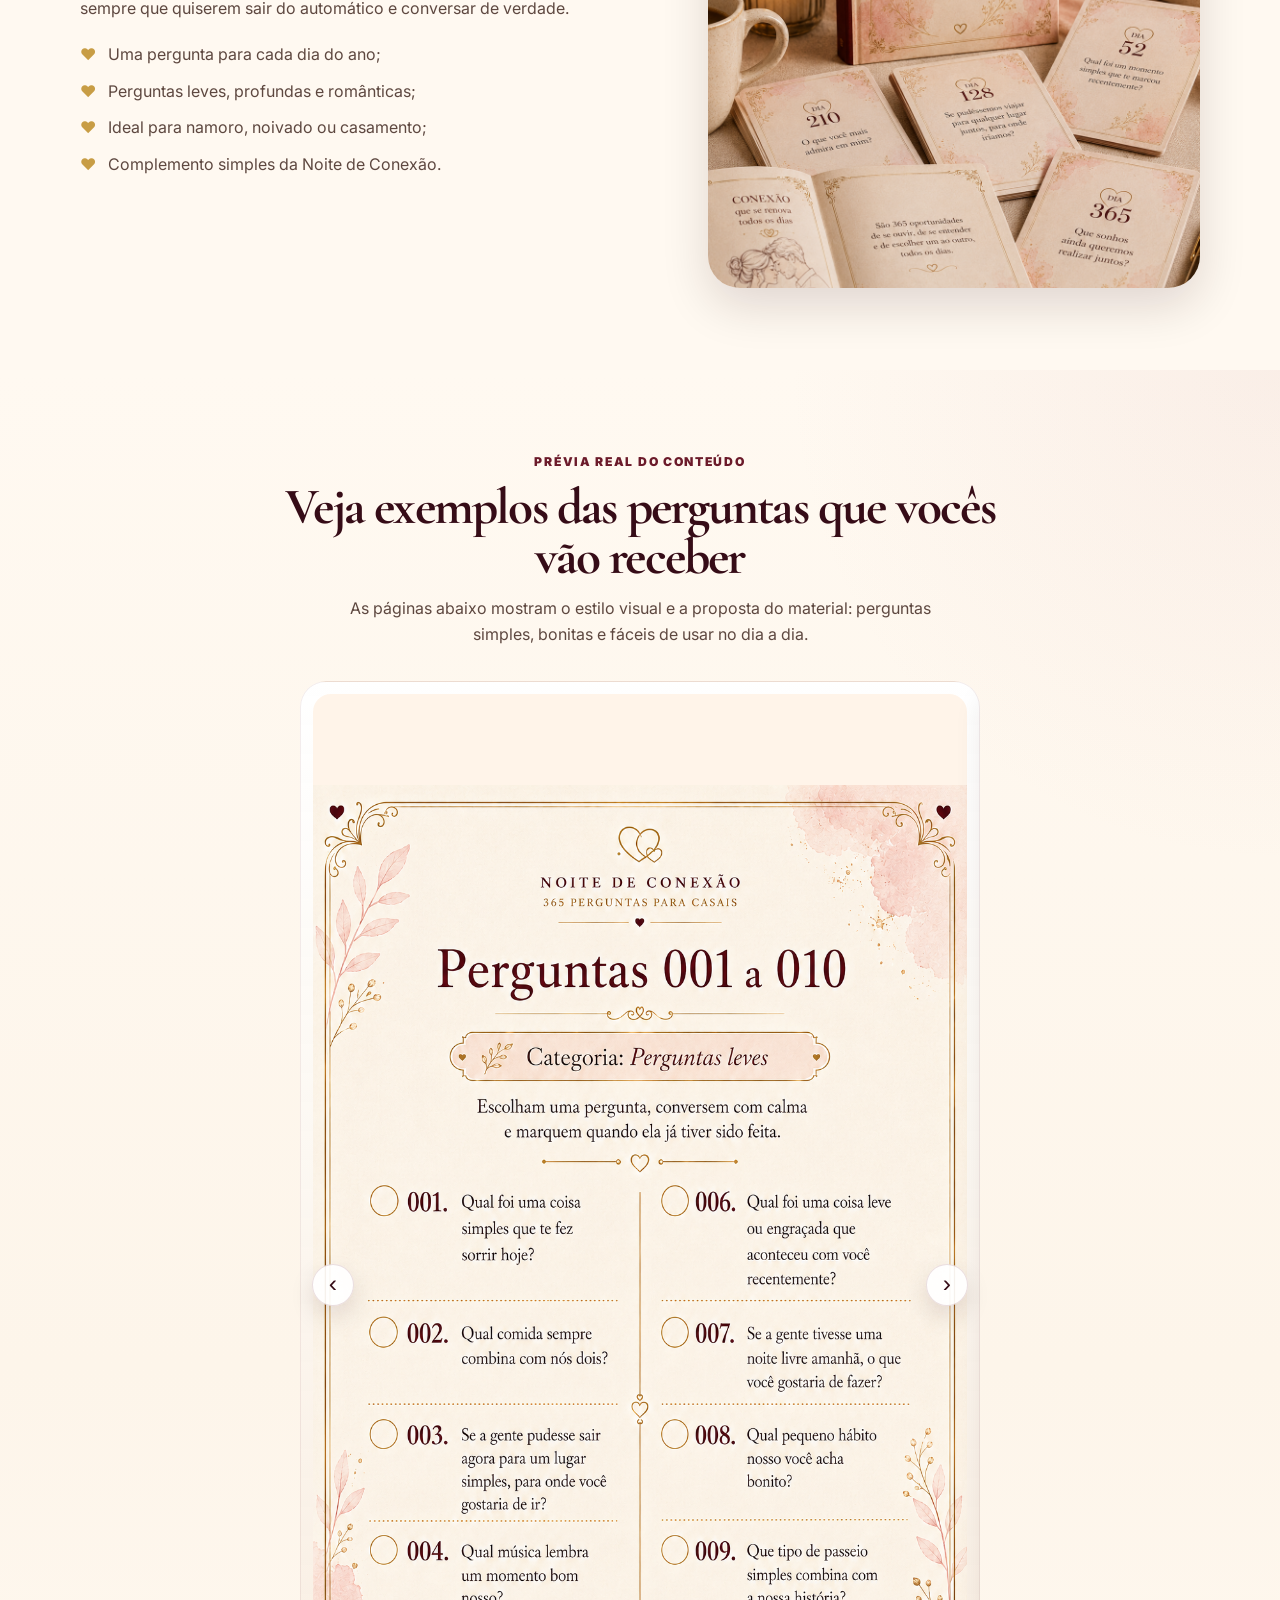
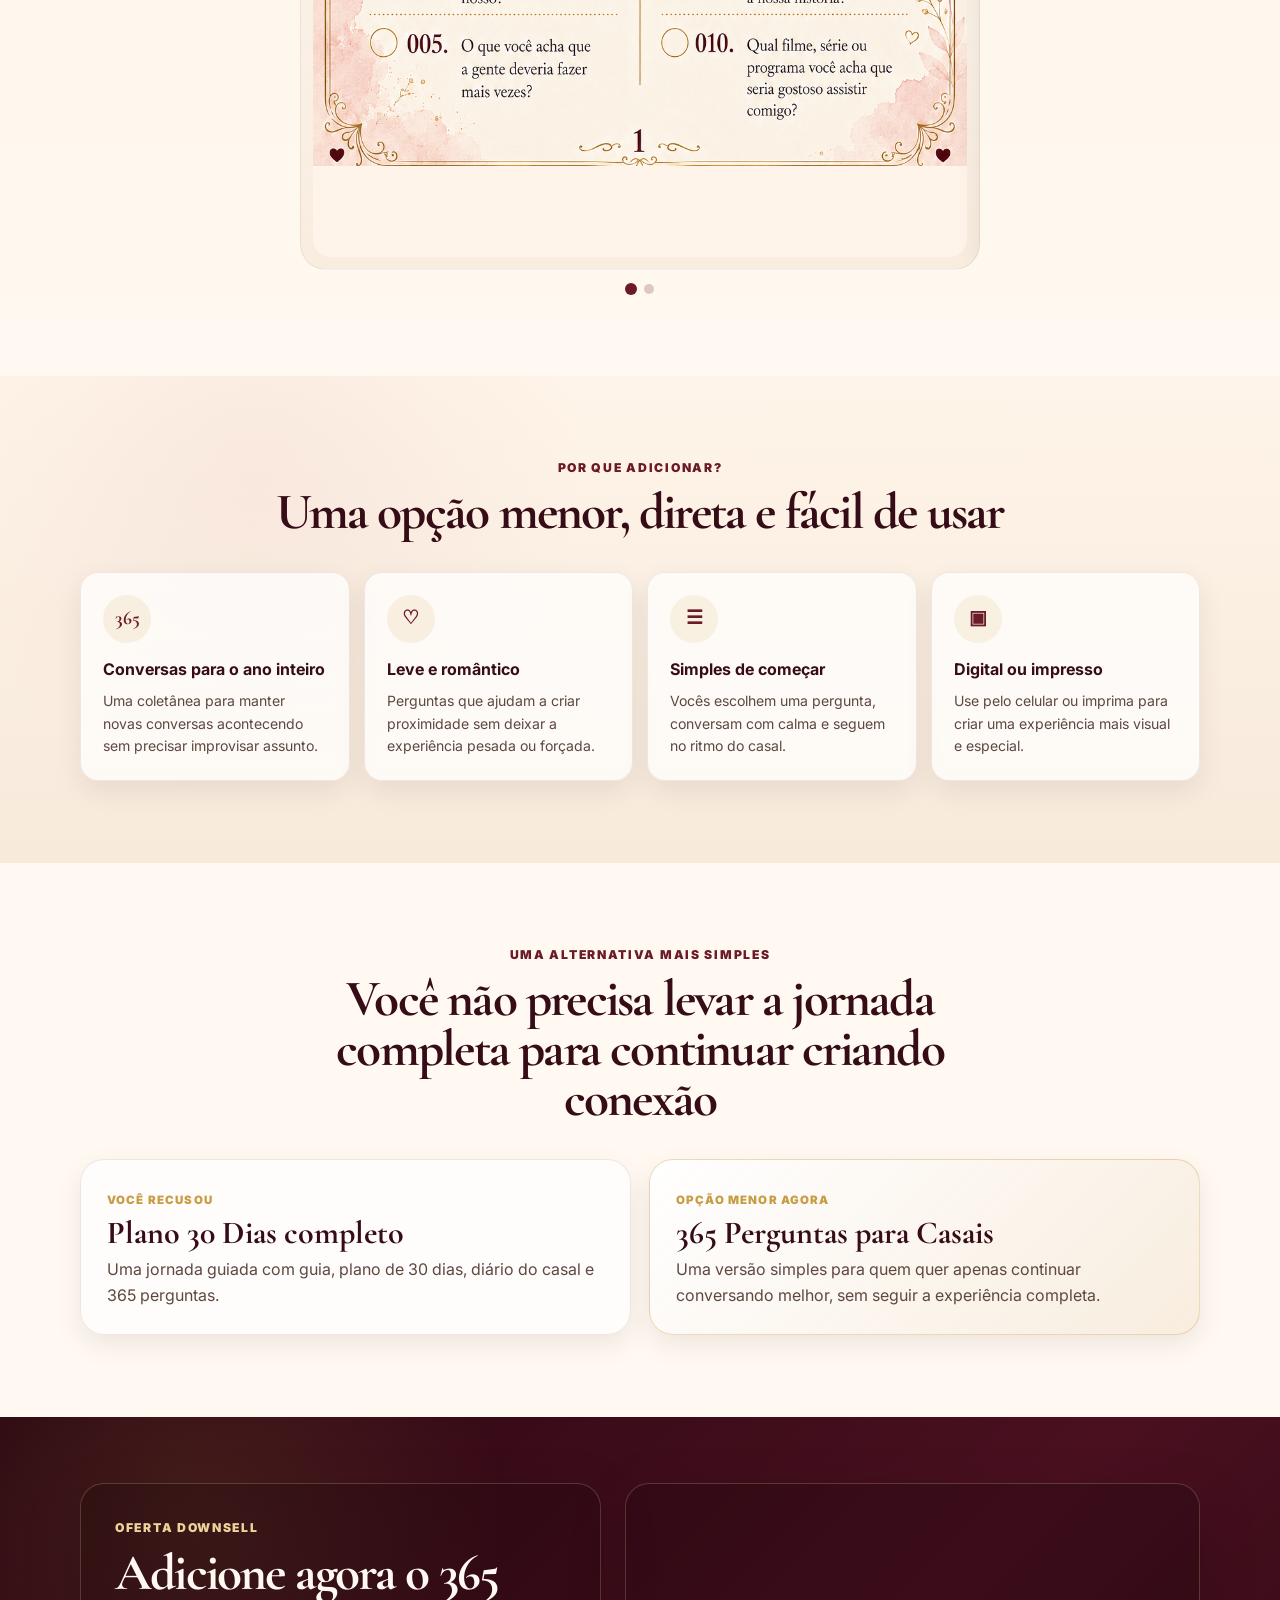
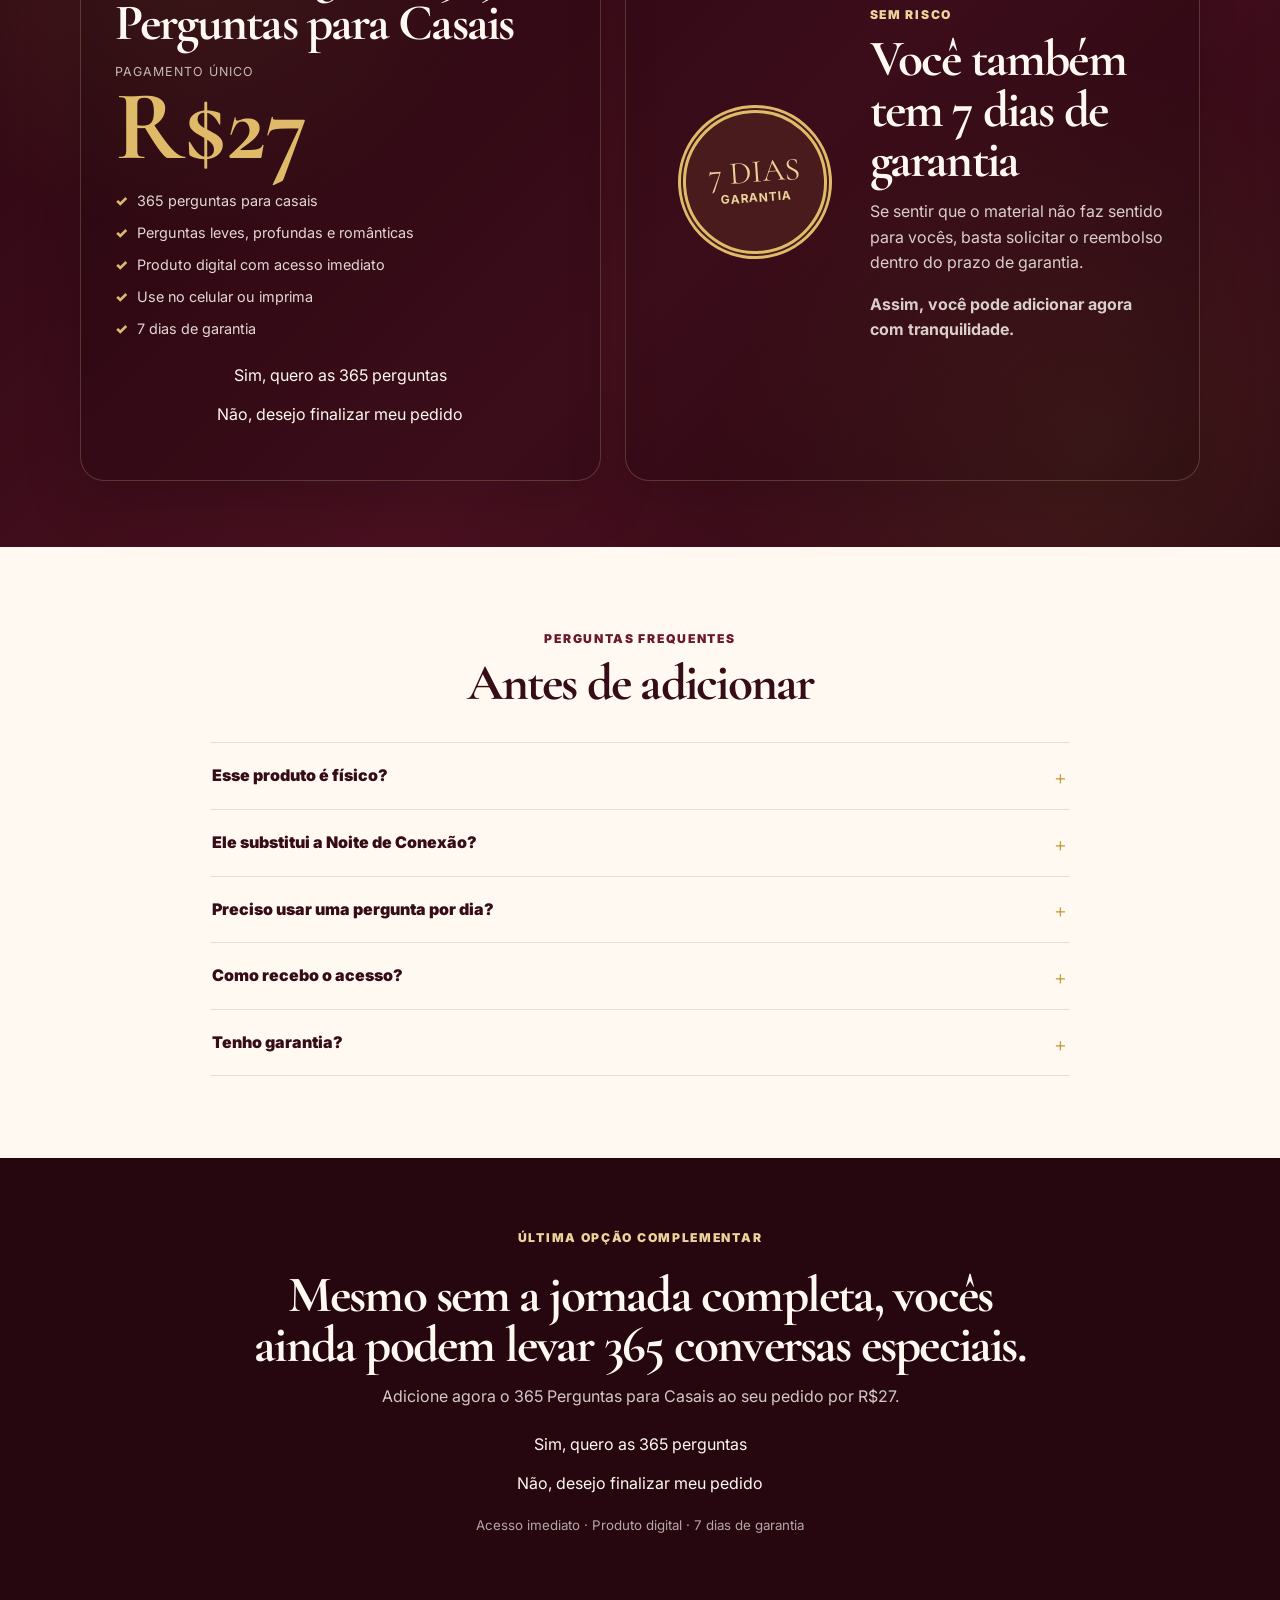
<file: Downsell/index.html>
<!DOCTYPE html>
<html lang="pt-BR">
<head>
  <meta charset="UTF-8" />
  <meta name="viewport" content="width=device-width, initial-scale=1.0" />
  <title>365 Perguntas para Casais — Oferta Especial</title>
  <meta name="description" content="Adicione o 365 Perguntas para Casais ao seu pedido por R$27." />
  <meta name="theme-color" content="#3a0d18" />
  <link rel="preconnect" href="https://fonts.googleapis.com" />
  <link rel="preconnect" href="https://fonts.gstatic.com" crossorigin />
  <link href="https://fonts.googleapis.com/css2?family=Cormorant+Garamond:wght@600;700&family=Inter:wght@400;500;600;700;800;900&display=swap" rel="stylesheet" />
  <link rel="preload" as="image" href="assets/mockup-365-perguntas.png" />
  <link rel="stylesheet" href="styles.css" />
</head>
<body>
  <header class="top-note">
    <div class="container top-note-inner">
      <span>♥</span>
      <strong>Tudo bem, mas antes de finalizar, você ainda pode adicionar uma opção mais simples...</strong>
      <!--<small></small>-->
    </div>
  </header>

  <main>
    <section class="hero" id="top">
      <div class="container hero-grid">
        <div class="hero-copy reveal">
          <p class="exclusive-pill"><span></span> Última oferta complementar</p>
          <p class="eyebrow">Versão simples e acessível</p>
          <h1>Adicione o <em>365 Perguntas para Casais</em> por apenas R$27</h1>
          <p class="hero-subtitle">Uma forma leve, prática e acolhedora de manter boas conversas acontecendo entre vocês ao longo do ano <strong>SEM PRECISAR</strong> seguir a jornada completa de 30 dias.</p>

          <div class="hero-benefits">
            <span>365 perguntas</span>
            <span>Uso no celular</span>
            <span>Pode imprimir</span>
            <span>7 dias de garantia</span>
          </div>

          <div class="hero-actions">
  <div class="cakto-cta-block">
    <cakto-upsell-buttons>
      <cakto-upsell-accept
        bg-color="#0f7865"
        text-color="#ffffff"
        upsell-accept-url="members_area"
        offer-id="rwxjakh"
        app-base-url="https://app.cakto.com.br"
        offer-type="downsell"
        upsell-reject-url="https://noitedeconexao.com.br/Obrigado"
      >
        Sim, quero as 365 perguntas
      </cakto-upsell-accept>

      <cakto-upsell-reject
        upsell-reject-url="https://noitedeconexao.com.br/Obrigado"
      >
        Não, desejo finalizar meu pedido
      </cakto-upsell-reject>
    </cakto-upsell-buttons>
  </div>
</div>

        </div>

        <div class="hero-visual reveal">
          <div class="hero-glow"></div>
          <img src="assets/mockup-365-perguntas.png" width="1024" height="1536" alt="Mockup do 365 Perguntas para Casais" />
        </div>
      </div>
    </section>

    <section class="bridge">
      <div class="container bridge-inner reveal">
        <span class="bridge-heart">♡</span>
        <p>Você decidiu não adicionar o Plano 30 Dias completo.</p>
        <h2>Sem problema. Esta é a opção mais simples para continuar conversando melhor.</h2>
      </div>
    </section>

    <section class="section product-section">
      <div class="container product-grid">
        <div class="product-copy reveal">
          <p class="eyebrow">O que é este material?</p>
          <h2>365 oportunidades de conhecer, ouvir e se aproximar mais</h2>
          <p>O <strong>365 Perguntas para Casais</strong> é um material digital com perguntas pensadas para gerar conversas leves, românticas e significativas.</p>
          <p>Vocês podem usar em casa, antes de dormir, em encontros, viagens ou sempre que quiserem sair do automático e conversar de verdade.</p>

          <ul class="check-list">
            <li>Uma pergunta para cada dia do ano;</li>
            <li>Perguntas leves, profundas e românticas;</li>
            <li>Ideal para namoro, noivado ou casamento;</li>
            <li>Complemento simples da Noite de Conexão.</li>
          </ul>
        </div>

        <div class="product-card reveal">
          <img src="assets/mockup-365-perguntas.png" loading="lazy" decoding="async" width="1024" height="1536" alt="365 Perguntas para Casais em formato premium" />
        </div>
      </div>
    </section>

    <section class="section preview-section">
      <div class="container">
        <div class="section-heading center reveal">
          <p class="eyebrow">Prévia real do conteúdo</p>
          <h2>Veja exemplos das perguntas que vocês vão receber</h2>
          <p>As páginas abaixo mostram o estilo visual e a proposta do material: perguntas simples, bonitas e fáceis de usar no dia a dia.</p>
        </div>

        <div class="preview-carousel reveal" data-preview-carousel>
          <button type="button" class="preview-arrow preview-arrow-prev" data-preview-prev aria-label="Ver prévia anterior">‹</button>
          <div class="preview-track" data-preview-track>
            <figure class="preview-shot preview-slide">
              <img src="assets/preview-365-01.png" loading="lazy" decoding="async" width="1024" height="1536" alt="Prévia das Perguntas 001 a 010" />
            </figure>
            <figure class="preview-shot preview-slide">
              <img src="assets/preview-365-02.png" loading="lazy" decoding="async" width="1024" height="1536" alt="Prévia das Perguntas 011 a 020" />
            </figure>
          </div>
          <button type="button" class="preview-arrow preview-arrow-next" data-preview-next aria-label="Ver próxima prévia">›</button>
          <div class="preview-dots">
            <button type="button" class="preview-dot is-active" data-preview-dot="0" aria-label="Ver primeira prévia"></button>
            <button type="button" class="preview-dot" data-preview-dot="1" aria-label="Ver segunda prévia"></button>
          </div>
        </div>
      </div>
    </section>

    <section class="section benefits-section">
      <div class="container">
        <div class="section-heading center reveal">
          <p class="eyebrow">Por que adicionar?</p>
          <h2>Uma opção menor, direta e fácil de usar</h2>
        </div>

        <div class="benefits-grid">
          <article class="benefit-card reveal"><span class="benefit-icon">365</span><h3>Conversas para o ano inteiro</h3><p>Uma coletânea para manter novas conversas acontecendo sem precisar improvisar assunto.</p></article>
          <article class="benefit-card reveal"><span class="benefit-icon">♡</span><h3>Leve e romântico</h3><p>Perguntas que ajudam a criar proximidade sem deixar a experiência pesada ou forçada.</p></article>
          <article class="benefit-card reveal"><span class="benefit-icon">☰</span><h3>Simples de começar</h3><p>Vocês escolhem uma pergunta, conversam com calma e seguem no ritmo do casal.</p></article>
          <article class="benefit-card reveal"><span class="benefit-icon">▣</span><h3>Digital ou impresso</h3><p>Use pelo celular ou imprima para criar uma experiência mais visual e especial.</p></article>
        </div>
      </div>
    </section>

    <section class="section comparison-section">
      <div class="container">
        <div class="section-heading center reveal">
          <p class="eyebrow">Uma alternativa mais simples</p>
          <h2>Você não precisa levar a jornada completa para continuar criando conexão</h2>
        </div>

        <div class="comparison-grid reveal">
          <article class="comparison-card muted">
            <span>Você recusou</span>
            <h3>Plano 30 Dias completo</h3>
            <p>Uma jornada guiada com guia, plano de 30 dias, diário do casal e 365 perguntas.</p>
          </article>
          <article class="comparison-card highlight">
            <span>Opção menor agora</span>
            <h3>365 Perguntas para Casais</h3>
            <p>Uma versão simples para quem quer apenas continuar conversando melhor, sem seguir a experiência completa.</p>
          </article>
        </div>
      </div>
    </section>

    <section class="offer-section" id="oferta">
      <div class="container offer-grid">
        <article class="offer-card reveal">
          <p class="eyebrow light">Oferta downsell</p>
          <h2>Adicione agora o 365 Perguntas para Casais</h2>
          <div class="price-wrap"><span>Pagamento único</span><strong>R$27</strong></div>
          <ul class="offer-points">
            <li>365 perguntas para casais</li>
            <li>Perguntas leves, profundas e românticas</li>
            <li>Produto digital com acesso imediato</li>
            <li>Use no celular ou imprima</li>
            <li>7 dias de garantia</li>
          </ul>
          <div class="cakto-cta-block">
  <cakto-upsell-buttons>
    <cakto-upsell-accept
      bg-color="#0f7865"
      text-color="#ffffff"
      upsell-accept-url="members_area"
      offer-id="rwxjakh"
      app-base-url="https://app.cakto.com.br"
      offer-type="downsell"
      upsell-reject-url="https://noitedeconexao.com.br/Obrigado"
    >
      Sim, quero as 365 perguntas
    </cakto-upsell-accept>

    <cakto-upsell-reject
      upsell-reject-url="https://noitedeconexao.com.br/Obrigado"
    >
      Não, desejo finalizar meu pedido
    </cakto-upsell-reject>
  </cakto-upsell-buttons>
</div>
        </article>

        <article class="guarantee-card reveal">
          <div class="guarantee-seal"><span>7 DIAS</span><strong>GARANTIA</strong></div>
          <div>
            <p class="eyebrow light">Sem risco</p>
            <h2>Você também tem 7 dias de garantia</h2>
            <p>Se sentir que o material não faz sentido para vocês, basta solicitar o reembolso dentro do prazo de garantia.</p>
            <p><strong>Assim, você pode adicionar agora com tranquilidade.</strong></p>
          </div>
        </article>
      </div>
    </section>

    <section class="section faq-section">
      <div class="container narrow">
        <div class="section-heading center reveal">
          <p class="eyebrow">Perguntas frequentes</p>
          <h2>Antes de adicionar</h2>
        </div>

        <div class="faq-list reveal">
          <details><summary>Esse produto é físico?</summary><p>Não. Este é um produto digital. Você poderá usar pelo celular ou imprimir, se quiser.</p></details>
          <details><summary>Ele substitui a Noite de Conexão?</summary><p>Não. Ele funciona como complemento simples para continuar criando conversas depois da experiência principal.</p></details>
          <details><summary>Preciso usar uma pergunta por dia?</summary><p>Não. Essa é apenas uma sugestão. Vocês podem usar no ritmo que fizer mais sentido para o casal.</p></details>
          <details><summary>Como recebo o acesso?</summary><p>Após a confirmação do pagamento, o acesso será liberado conforme o fluxo definido no seu checkout.</p></details>
          <details><summary>Tenho garantia?</summary><p>Sim. Você tem 7 dias de garantia.</p></details>
        </div>
      </div>
    </section>

    <section class="final-cta">
      <div class="container final-cta-inner reveal">
        <p class="eyebrow light">Última opção complementar</p>
        <h2>Mesmo sem a jornada completa, vocês ainda podem levar 365 conversas especiais.</h2>
        <p>Adicione agora o 365 Perguntas para Casais ao seu pedido por R$27.</p>
        <div class="cakto-cta-block">
  <cakto-upsell-buttons>
    <cakto-upsell-accept
      bg-color="#0f7865"
      text-color="#ffffff"
      upsell-accept-url="members_area"
      offer-id="rwxjakh"
      app-base-url="https://app.cakto.com.br"
      offer-type="downsell"
      upsell-reject-url="https://noitedeconexao.com.br/Obrigado"
    >
      Sim, quero as 365 perguntas
    </cakto-upsell-accept>

    <cakto-upsell-reject
      upsell-reject-url="https://noitedeconexao.com.br/Obrigado"
    >
      Não, desejo finalizar meu pedido
    </cakto-upsell-reject>
  </cakto-upsell-buttons>
</div>
        <small>Acesso imediato · Produto digital · 7 dias de garantia</small>
      </div>
    </section>
  </main>

  <div class="mobile-sticky" id="mobileSticky">
  <div>
    <small>Adicionar ao pedido</small>
    <strong>R$27</strong>
  </div>

  <cakto-upsell-accept
    bg-color="#c89d45"
    text-color="#260710"
    upsell-accept-url="members_area"
    offer-id="rwxjakh"
    app-base-url="https://app.cakto.com.br"
    offer-type="downsell"
    upsell-reject-url="https://noitedeconexao.com.br/Obrigado"
  >
    Adicionar →
  </cakto-upsell-accept>
</div>

<script type="text/javascript" src="https://caktoscripts.nyc3.cdn.digitaloceanspaces.com/upsell.js"></script>

<script>
  const revealElements = document.querySelectorAll('.reveal');
  ...
</script>
  
  <script>
    const revealElements = document.querySelectorAll('.reveal');
    if ('IntersectionObserver' in window) {
      const revealObserver = new IntersectionObserver((entries, observer) => {
        entries.forEach((entry) => {
          if (entry.isIntersecting) {
            entry.target.classList.add('is-visible');
            observer.unobserve(entry.target);
          }
        });
      }, { threshold: 0.12 });
      revealElements.forEach((element) => revealObserver.observe(element));
    } else {
      revealElements.forEach((element) => element.classList.add('is-visible'));
    }

    const sticky = document.getElementById('mobileSticky');
    const offer = document.getElementById('oferta');
    if (sticky && offer && 'IntersectionObserver' in window) {
      const offerObserver = new IntersectionObserver(([entry]) => {
        sticky.classList.toggle('is-hidden', entry.isIntersecting);
      }, { threshold: 0.12 });
      offerObserver.observe(offer);
    }

    const previewCarousel = document.querySelector('[data-preview-carousel]');
    if (previewCarousel) {
      const track = previewCarousel.querySelector('[data-preview-track]');
      const slides = Array.from(previewCarousel.querySelectorAll('.preview-slide'));
      const dots = Array.from(previewCarousel.querySelectorAll('.preview-dot'));
      const prevButton = previewCarousel.querySelector('[data-preview-prev]');
      const nextButton = previewCarousel.querySelector('[data-preview-next]');
      let currentIndex = 0;
      let autoPlayId;
      let scrollTicking = false;
      const prefersReducedMotion = window.matchMedia('(prefers-reduced-motion: reduce)').matches;

      const goToSlide = (index, smooth = true) => {
        const targetIndex = (index + slides.length) % slides.length;
        const targetSlide = slides[targetIndex];
        if (!targetSlide) return;
        currentIndex = targetIndex;
        track.scrollTo({ left: targetSlide.offsetLeft, behavior: smooth && !prefersReducedMotion ? 'smooth' : 'auto' });
        dots.forEach((dot, dotIndex) => dot.classList.toggle('is-active', dotIndex === targetIndex));
      };

      const startAutoPlay = () => {
        if (prefersReducedMotion || slides.length <= 1) return;
        stopAutoPlay();
        autoPlayId = window.setInterval(() => goToSlide(currentIndex + 1), 4200);
      };
      const stopAutoPlay = () => {
        if (autoPlayId) {
          window.clearInterval(autoPlayId);
          autoPlayId = null;
        }
      };

      prevButton?.addEventListener('click', () => { stopAutoPlay(); goToSlide(currentIndex - 1); startAutoPlay(); });
      nextButton?.addEventListener('click', () => { stopAutoPlay(); goToSlide(currentIndex + 1); startAutoPlay(); });
      dots.forEach((dot, index) => dot.addEventListener('click', () => { stopAutoPlay(); goToSlide(index); startAutoPlay(); }));

      track.addEventListener('scroll', () => {
        if (scrollTicking) return;
        scrollTicking = true;
        window.requestAnimationFrame(() => {
          const center = track.scrollLeft + track.clientWidth / 2;
          let closestIndex = 0;
          let closestDistance = Infinity;
          slides.forEach((slide, index) => {
            const distance = Math.abs(center - (slide.offsetLeft + slide.clientWidth / 2));
            if (distance < closestDistance) {
              closestDistance = distance;
              closestIndex = index;
            }
          });
          currentIndex = closestIndex;
          dots.forEach((dot, dotIndex) => dot.classList.toggle('is-active', dotIndex === closestIndex));
          scrollTicking = false;
        });
      }, { passive: true });

      ['pointerdown', 'mouseenter', 'focusin', 'touchstart'].forEach((eventName) => previewCarousel.addEventListener(eventName, stopAutoPlay, { passive: true }));
      ['pointerup', 'mouseleave', 'focusout', 'touchend'].forEach((eventName) => previewCarousel.addEventListener(eventName, startAutoPlay, { passive: true }));
      startAutoPlay();
    }
  </script>
</body>
</html>
</file>
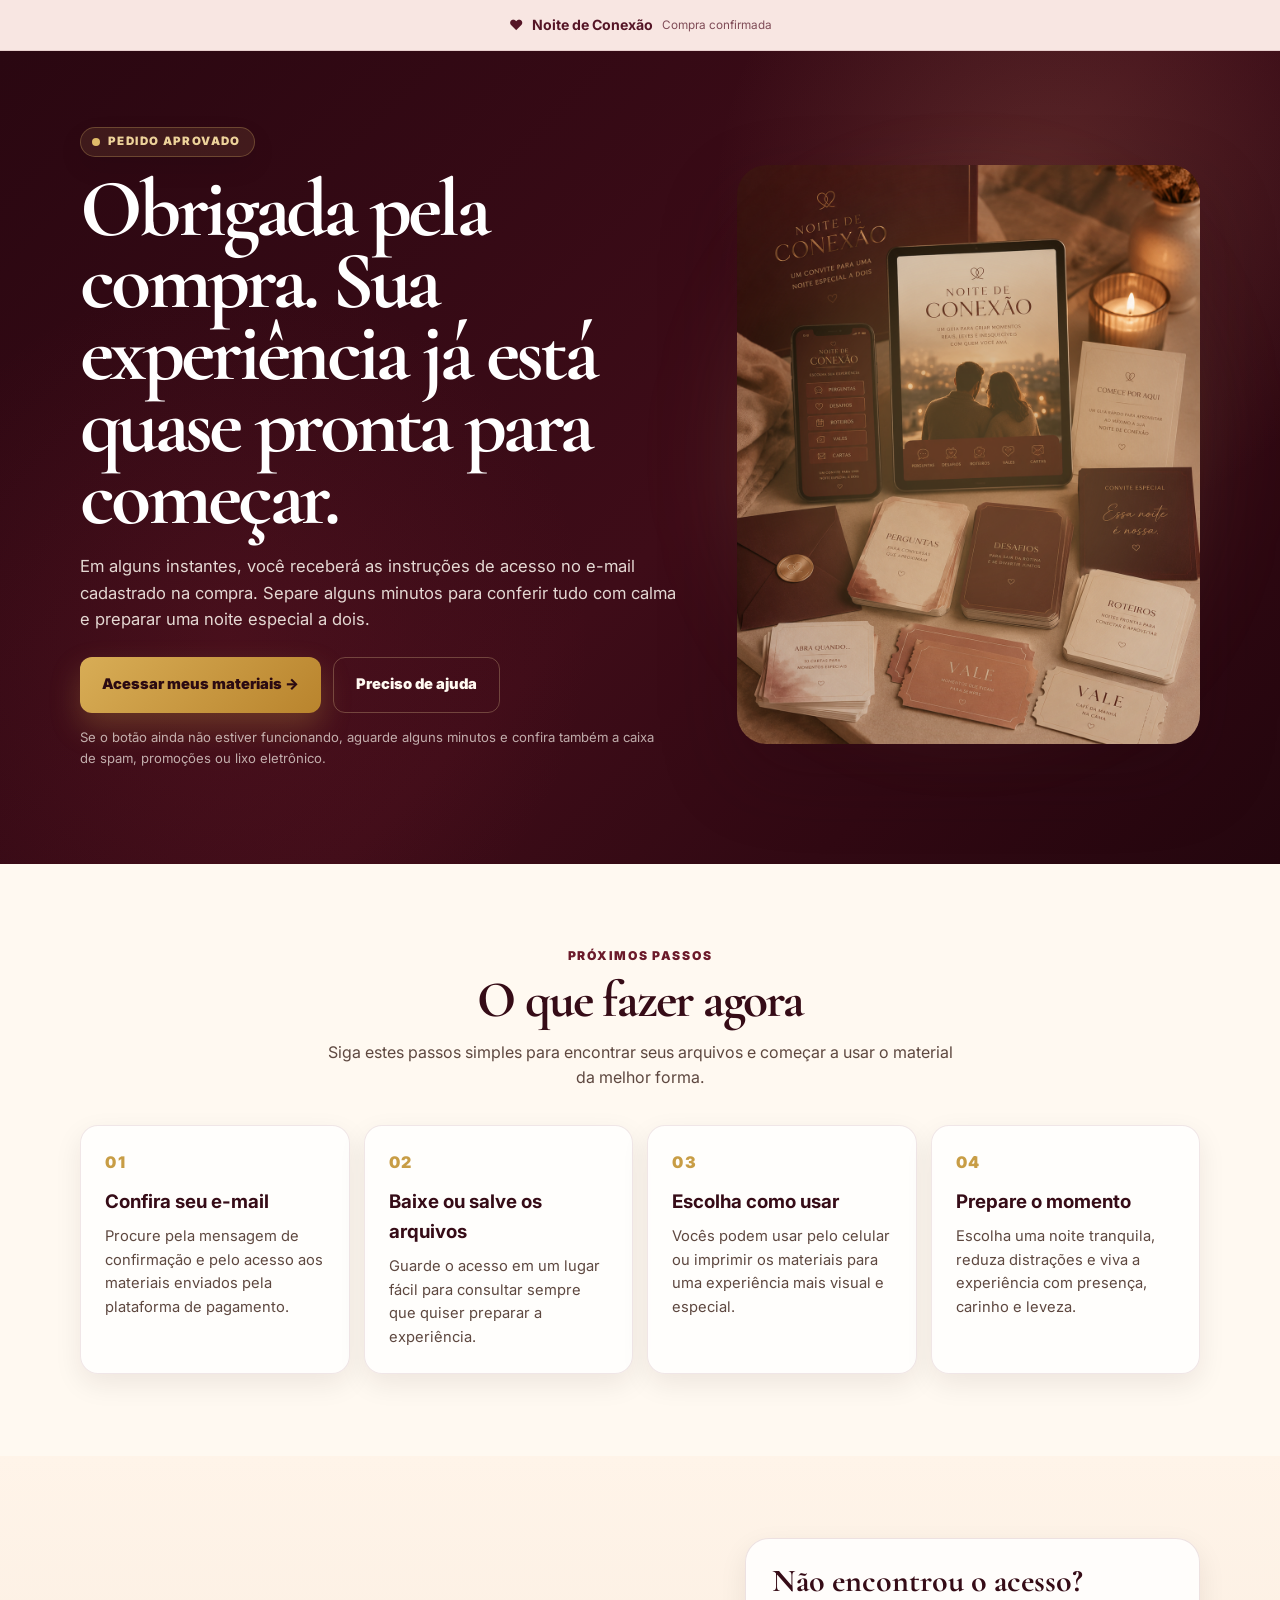
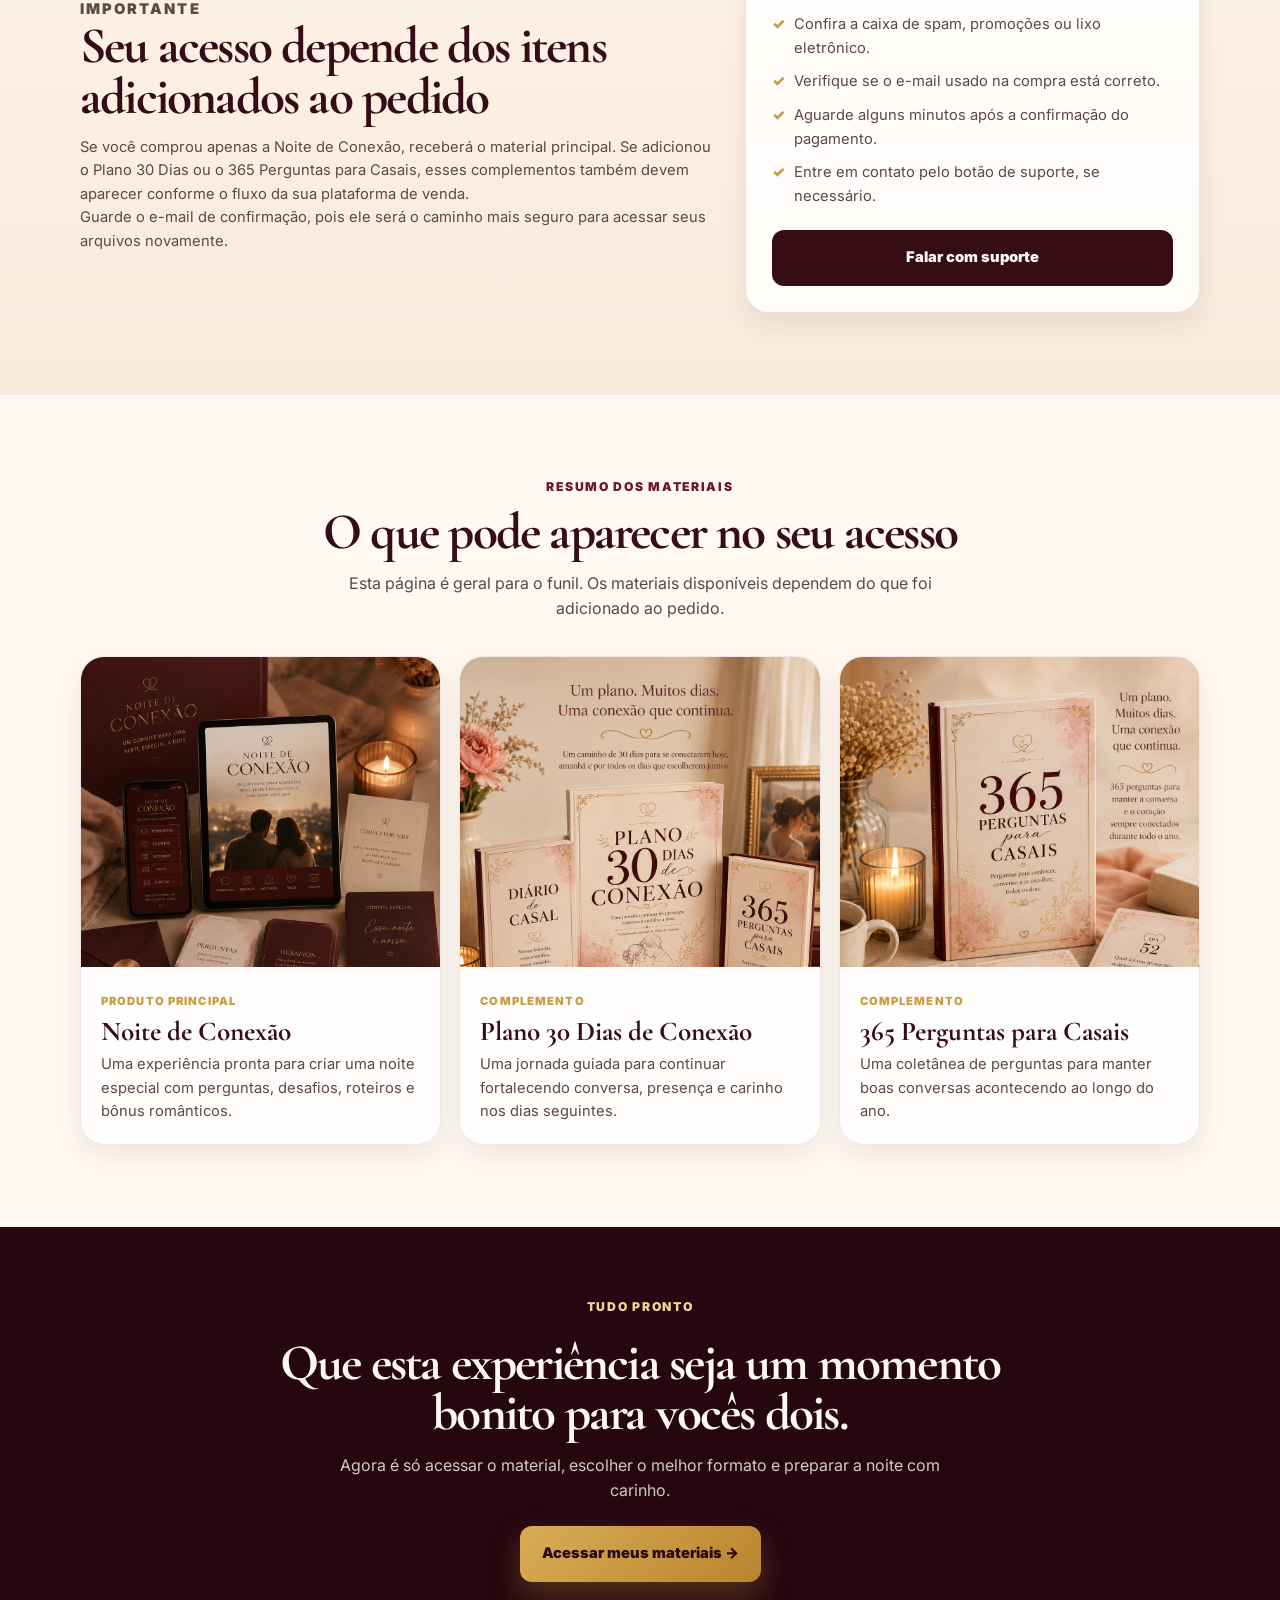
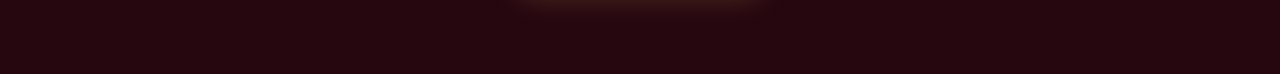
<file: Obrigado/index.html>
<!DOCTYPE html>
<html lang="pt-BR">
<head>
  <meta charset="UTF-8" />
  <meta name="viewport" content="width=device-width, initial-scale=1.0" />
  <title>Obrigado pela compra — Noite de Conexão</title>
  <meta name="description" content="Sua compra foi confirmada. Veja como acessar seus materiais da Noite de Conexão." />
  <meta name="theme-color" content="#3a0d18" />

  <link rel="preconnect" href="https://fonts.googleapis.com" />
  <link rel="preconnect" href="https://fonts.gstatic.com" crossorigin />
  <link href="https://fonts.googleapis.com/css2?family=Cormorant+Garamond:wght@600;700&family=Inter:wght@400;500;600;700;800;900&display=swap" rel="stylesheet" />
  <link rel="preload" as="image" href="assets/mockup-noite-conexao.png" />
  <link rel="stylesheet" href="styles.css" />
</head>

<body>
  <header class="topbar">
    <div class="container topbar-inner">
      <span aria-hidden="true">♥</span>
      <strong>Noite de Conexão</strong>
      <small>Compra confirmada</small>
    </div>
  </header>

  <main>
    <section class="hero">
      <div class="container hero-grid">
        <div class="hero-copy reveal">
          <p class="status-pill"><span></span> Pedido aprovado</p>
          <h1>Obrigada pela compra. Sua experiência já está quase pronta para começar.</h1>
          <p class="hero-subtitle">
            Em alguns instantes, você receberá as instruções de acesso no e-mail cadastrado na compra. Separe alguns minutos para conferir tudo com calma e preparar uma noite especial a dois.
          </p>

          <div class="hero-actions">
            <a class="button button-gold" href="https://aluno.cakto.com.br/auth/login">Acessar meus materiais →</a>
            <a class="button button-outline" href="https://wa.me/5543996640126?text=Ol%C3%A1%2C%20comprei%20a%20Noite%20de%20Conex%C3%A3o%20e%20preciso%20de%20ajuda%20para%20acessar%20meus%20materiais.">Preciso de ajuda</a>
          </div>

          <p class="microcopy">Se o botão ainda não estiver funcionando, aguarde alguns minutos e confira também a caixa de spam, promoções ou lixo eletrônico.</p>
        </div>

        <div class="hero-visual reveal">
          <div class="hero-glow" aria-hidden="true"></div>
          <img src="assets/mockup-noite-conexao.png" width="1024" height="1536" alt="Mockup do produto Noite de Conexão" />
        </div>
      </div>
    </section>

    <section class="section steps-section">
      <div class="container">
        <div class="section-heading center reveal">
          <p class="eyebrow">Próximos passos</p>
          <h2>O que fazer agora</h2>
          <p>Siga estes passos simples para encontrar seus arquivos e começar a usar o material da melhor forma.</p>
        </div>

        <div class="steps-grid">
          <article class="step-card reveal">
            <span>01</span>
            <h3>Confira seu e-mail</h3>
            <p>Procure pela mensagem de confirmação e pelo acesso aos materiais enviados pela plataforma de pagamento.</p>
          </article>

          <article class="step-card reveal">
            <span>02</span>
            <h3>Baixe ou salve os arquivos</h3>
            <p>Guarde o acesso em um lugar fácil para consultar sempre que quiser preparar a experiência.</p>
          </article>

          <article class="step-card reveal">
            <span>03</span>
            <h3>Escolha como usar</h3>
            <p>Vocês podem usar pelo celular ou imprimir os materiais para uma experiência mais visual e especial.</p>
          </article>

          <article class="step-card reveal">
            <span>04</span>
            <h3>Prepare o momento</h3>
            <p>Escolha uma noite tranquila, reduza distrações e viva a experiência com presença, carinho e leveza.</p>
          </article>
        </div>
      </div>
    </section>

    <section class="section access-section">
      <div class="container access-grid">
        <div class="access-copy reveal">
          <p class="eyebrow">Importante</p>
          <h2>Seu acesso depende dos itens adicionados ao pedido</h2>
          <p>Se você comprou apenas a Noite de Conexão, receberá o material principal. Se adicionou o Plano 30 Dias ou o 365 Perguntas para Casais, esses complementos também devem aparecer conforme o fluxo da sua plataforma de venda.</p>
          <p>Guarde o e-mail de confirmação, pois ele será o caminho mais seguro para acessar seus arquivos novamente.</p>
        </div>

        <div class="access-box reveal">
          <h3>Não encontrou o acesso?</h3>
          <ul>
            <li>Confira a caixa de spam, promoções ou lixo eletrônico.</li>
            <li>Verifique se o e-mail usado na compra está correto.</li>
            <li>Aguarde alguns minutos após a confirmação do pagamento.</li>
            <li>Entre em contato pelo botão de suporte, se necessário.</li>
          </ul>
          <a class="button button-dark full" href="https://wa.me/5543996640126?text=Ol%C3%A1%2C%20comprei%20a%20Noite%20de%20Conex%C3%A3o%20e%20preciso%20de%20ajuda%20para%20acessar%20meus%20materiais.">Falar com suporte</a>
        </div>
      </div>
    </section>

    <section class="section materials-section">
      <div class="container">
        <div class="section-heading center reveal">
          <p class="eyebrow">Resumo dos materiais</p>
          <h2>O que pode aparecer no seu acesso</h2>
          <p>Esta página é geral para o funil. Os materiais disponíveis dependem do que foi adicionado ao pedido.</p>
        </div>

        <div class="materials-grid">
          <article class="material-card reveal">
            <div class="material-image">
              <img src="assets/mockup-noite-conexao.png" loading="lazy" decoding="async" width="1024" height="1536" alt="Noite de Conexão" />
            </div>
            <div class="material-copy">
              <span>Produto principal</span>
              <h3>Noite de Conexão</h3>
              <p>Uma experiência pronta para criar uma noite especial com perguntas, desafios, roteiros e bônus românticos.</p>
            </div>
          </article>

          <article class="material-card reveal">
            <div class="material-image">
              <img src="assets/mockup-plano-30-dias.png" loading="lazy" decoding="async" width="1024" height="1536" alt="Plano 30 Dias de Conexão" />
            </div>
            <div class="material-copy">
              <span>Complemento</span>
              <h3>Plano 30 Dias de Conexão</h3>
              <p>Uma jornada guiada para continuar fortalecendo conversa, presença e carinho nos dias seguintes.</p>
            </div>
          </article>

          <article class="material-card reveal">
            <div class="material-image">
              <img src="assets/mockup-365-perguntas.png" loading="lazy" decoding="async" width="1024" height="1536" alt="365 Perguntas para Casais" />
            </div>
            <div class="material-copy">
              <span>Complemento</span>
              <h3>365 Perguntas para Casais</h3>
              <p>Uma coletânea de perguntas para manter boas conversas acontecendo ao longo do ano.</p>
            </div>
          </article>
        </div>
      </div>
    </section>

    <section class="final-cta">
      <div class="container final-cta-inner reveal">
        <p class="eyebrow light">Tudo pronto</p>
        <h2>Que esta experiência seja um momento bonito para vocês dois.</h2>
        <p>Agora é só acessar o material, escolher o melhor formato e preparar a noite com carinho.</p>
        <a class="button button-gold" href="https://aluno.cakto.com.br/auth/login">Acessar meus materiais →</a>
      </div>
    </section>
  </main>

  <script>
    const revealElements = document.querySelectorAll('.reveal');

    if ('IntersectionObserver' in window) {
      const revealObserver = new IntersectionObserver((entries, observer) => {
        entries.forEach((entry) => {
          if (entry.isIntersecting) {
            entry.target.classList.add('is-visible');
            observer.unobserve(entry.target);
          }
        });
      }, { threshold: 0.12 });

      revealElements.forEach((element) => revealObserver.observe(element));
    } else {
      revealElements.forEach((element) => element.classList.add('is-visible'));
    }
  </script>
</body>
</html>
</file>
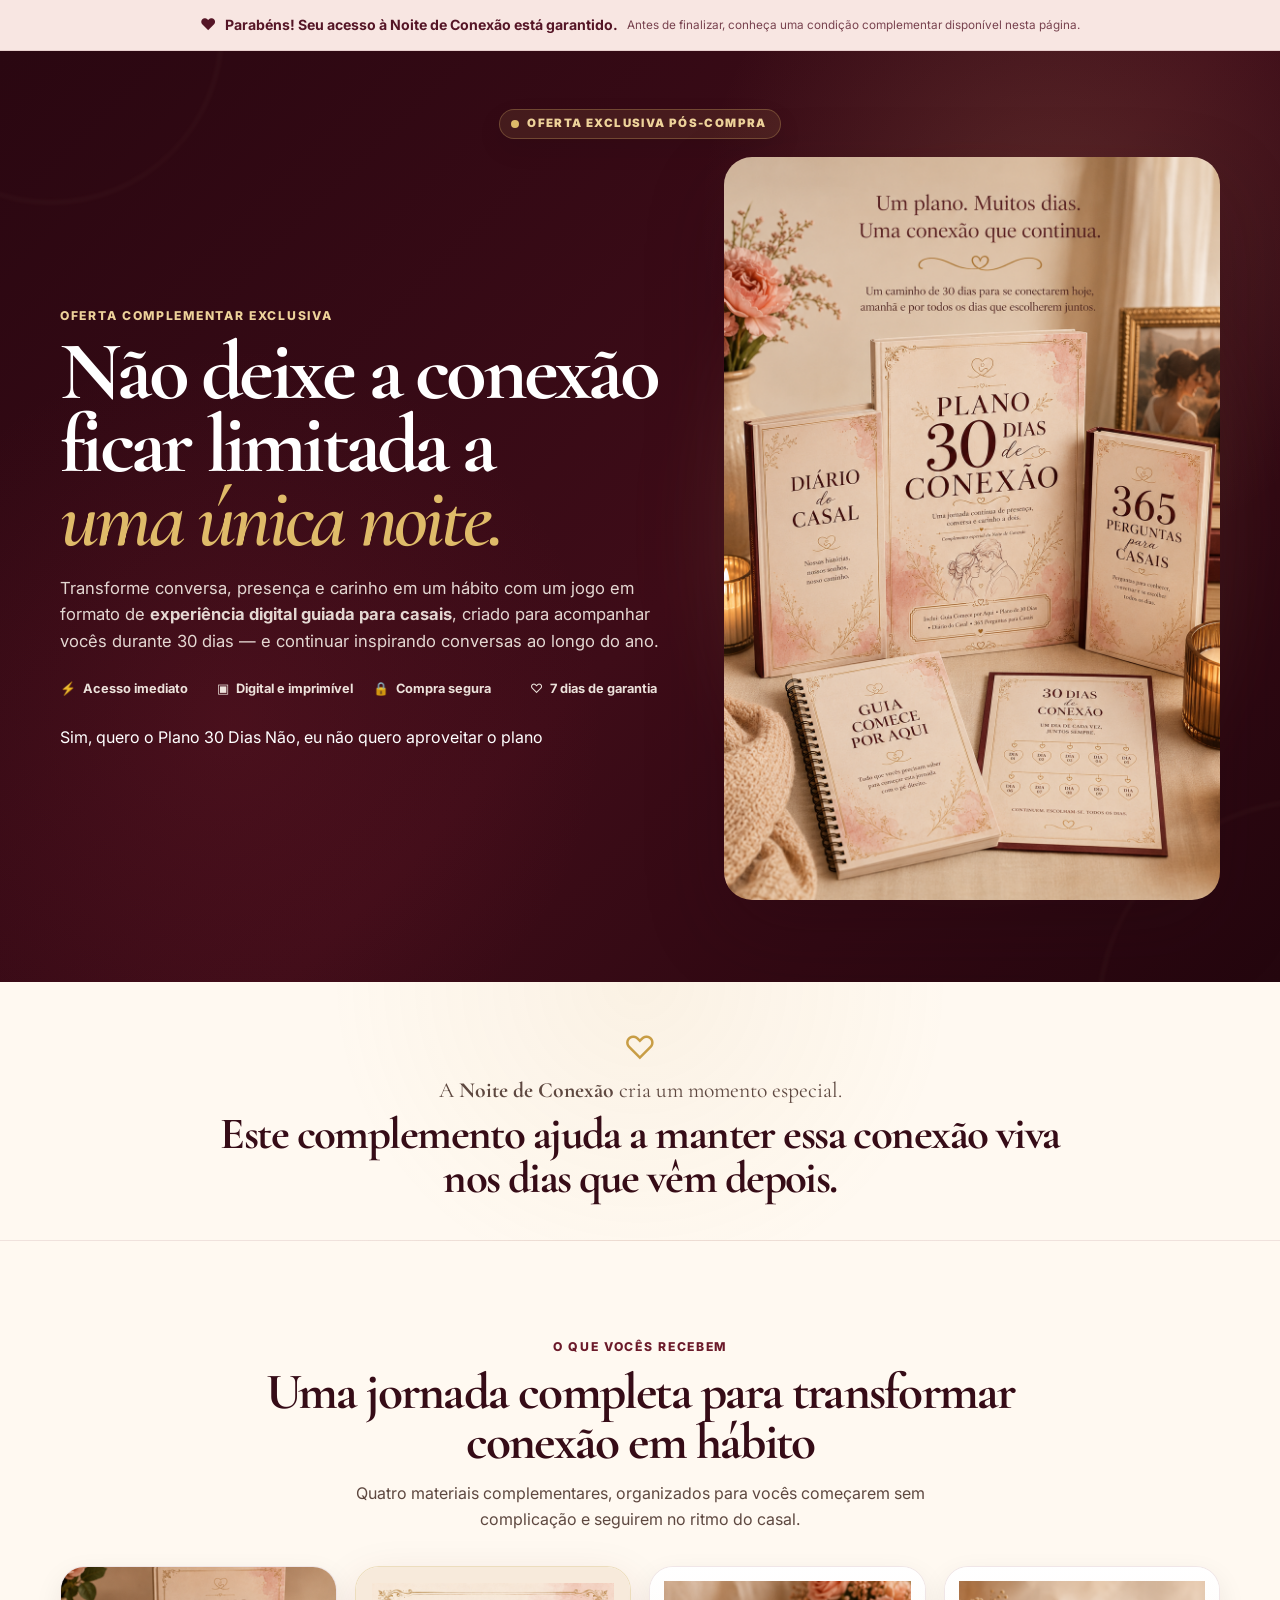
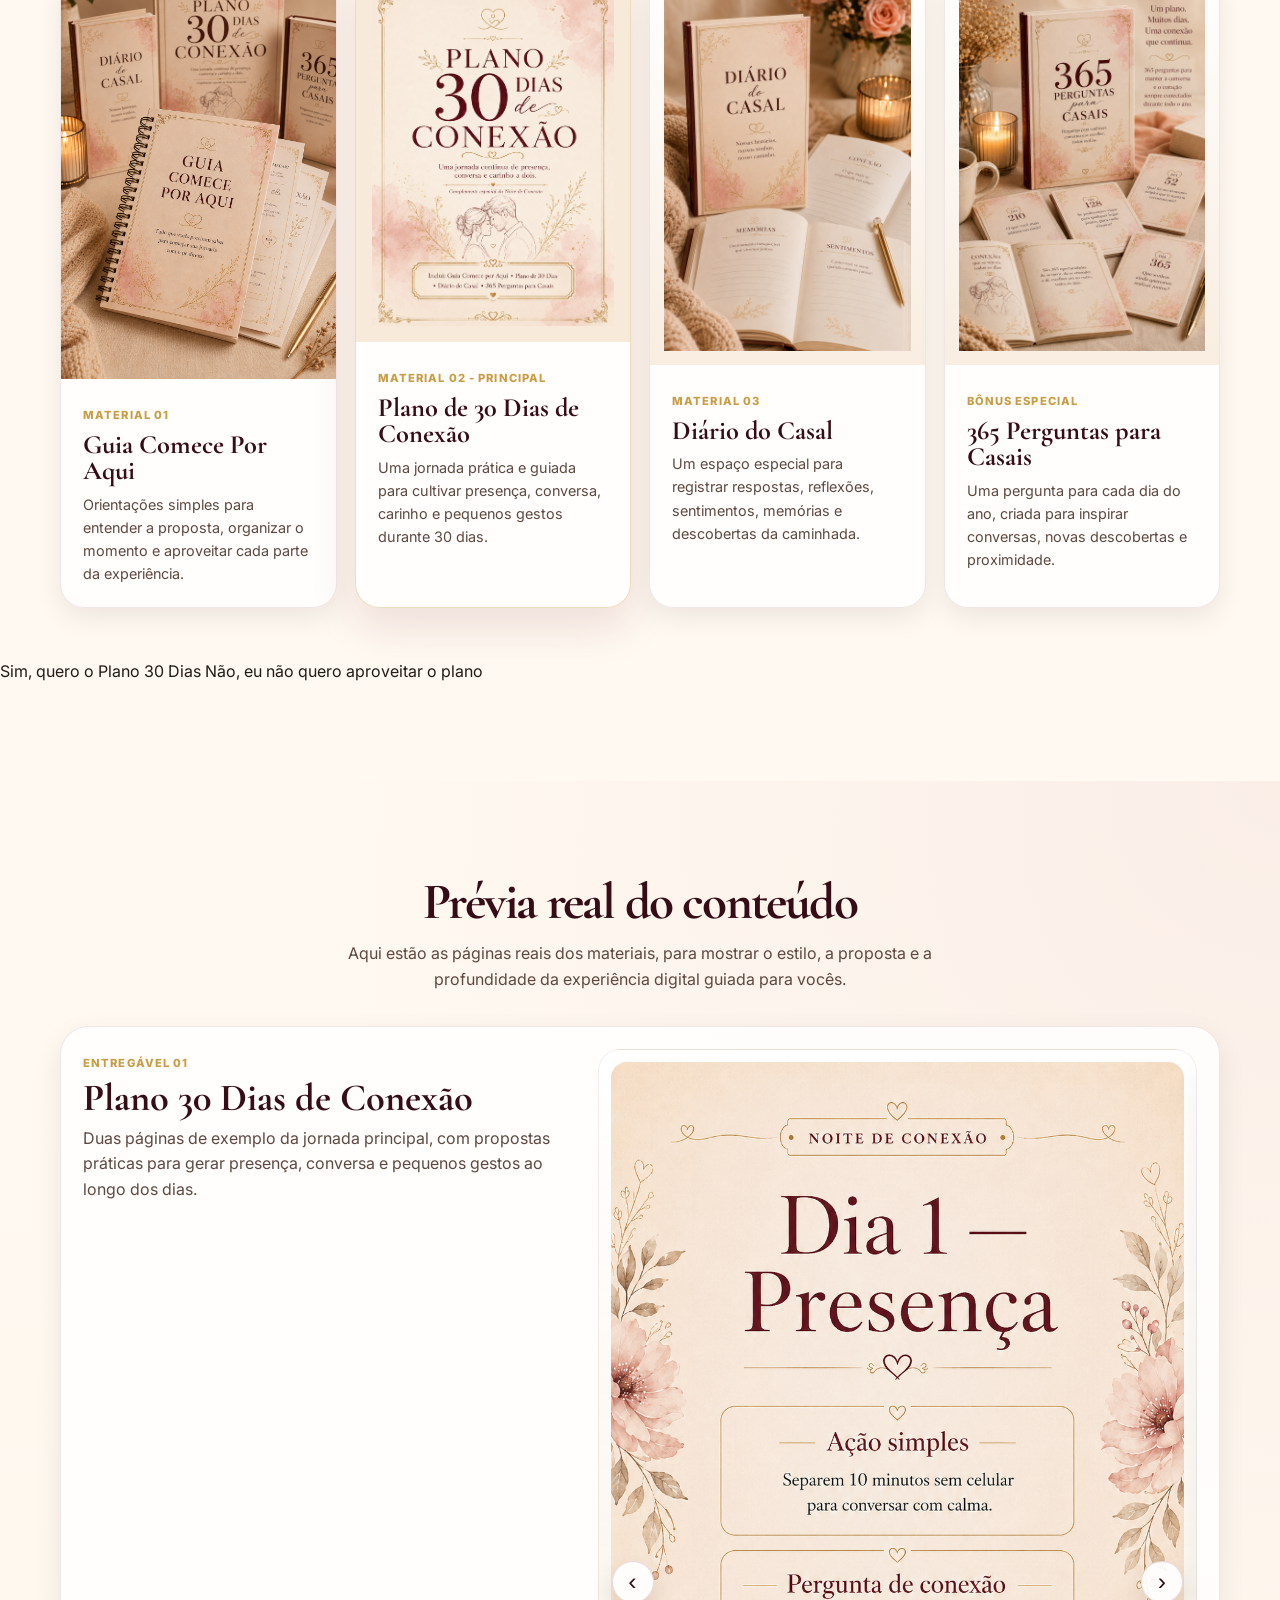
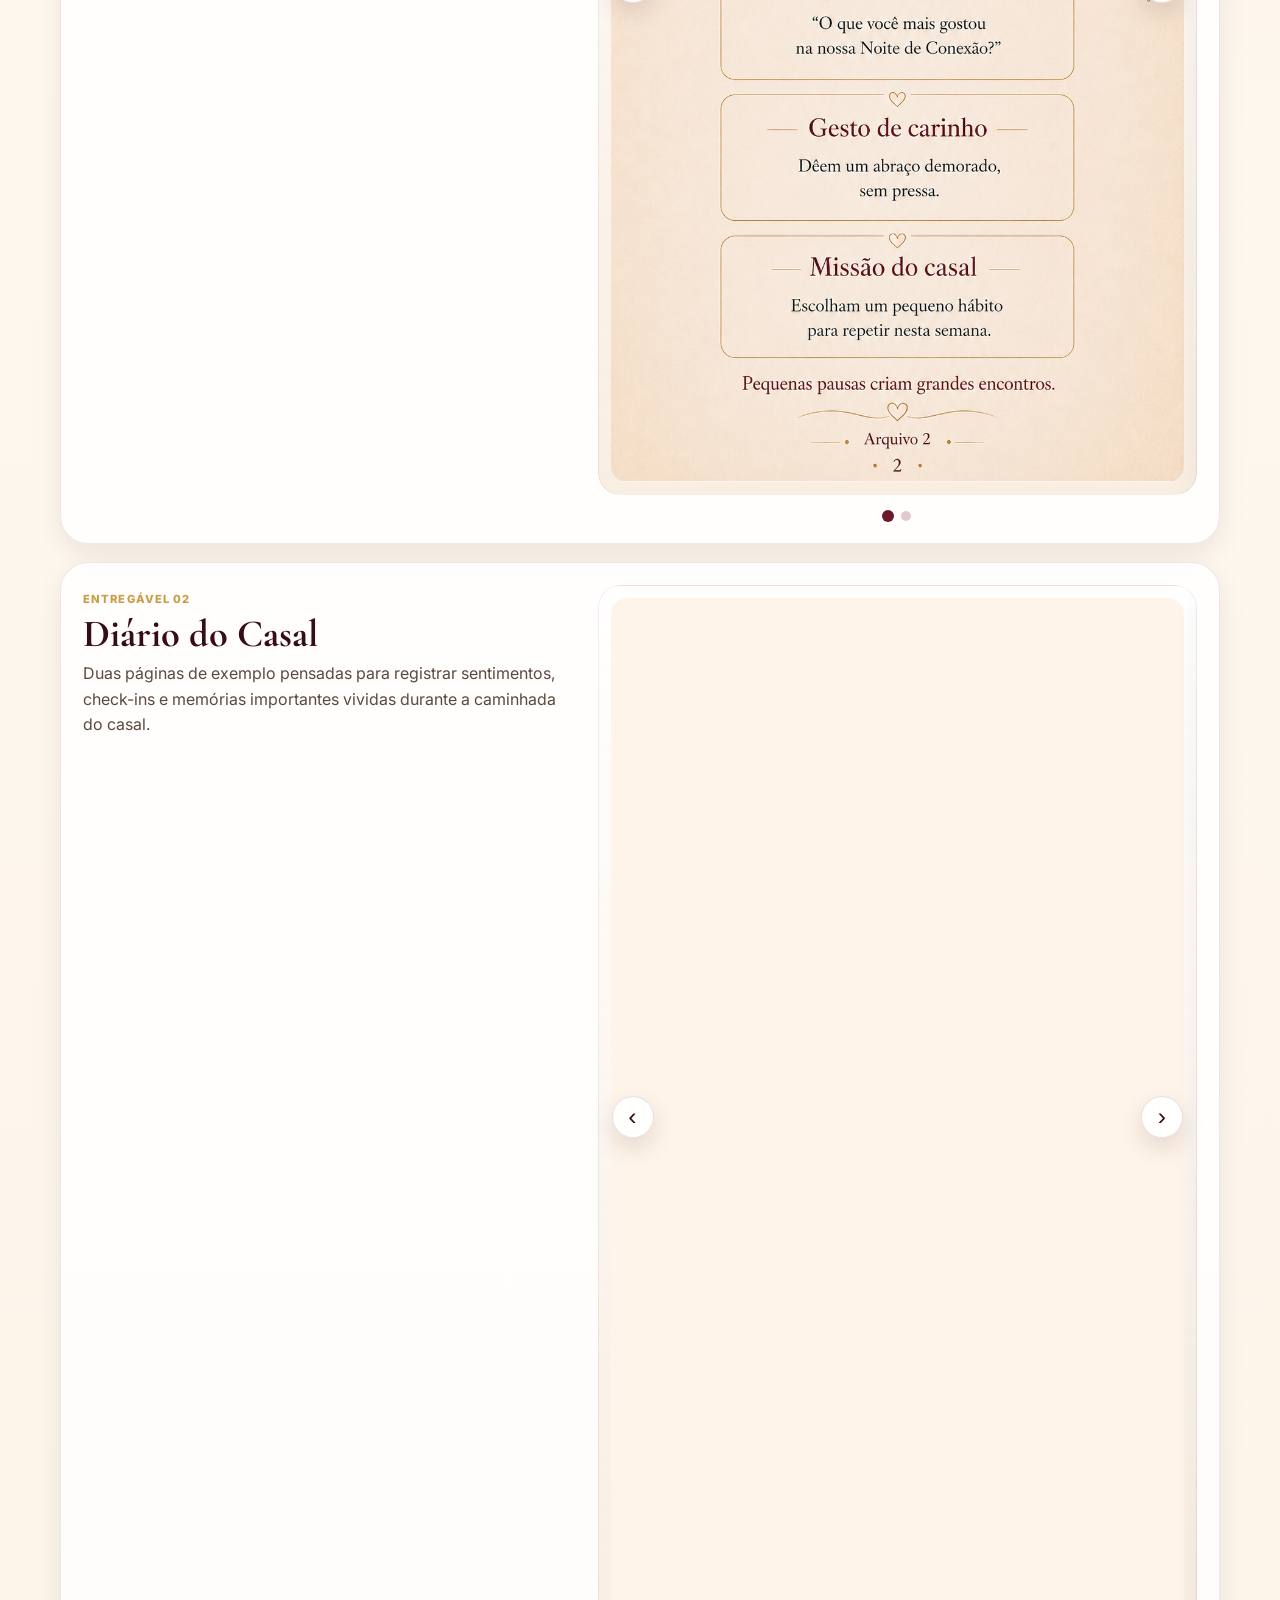
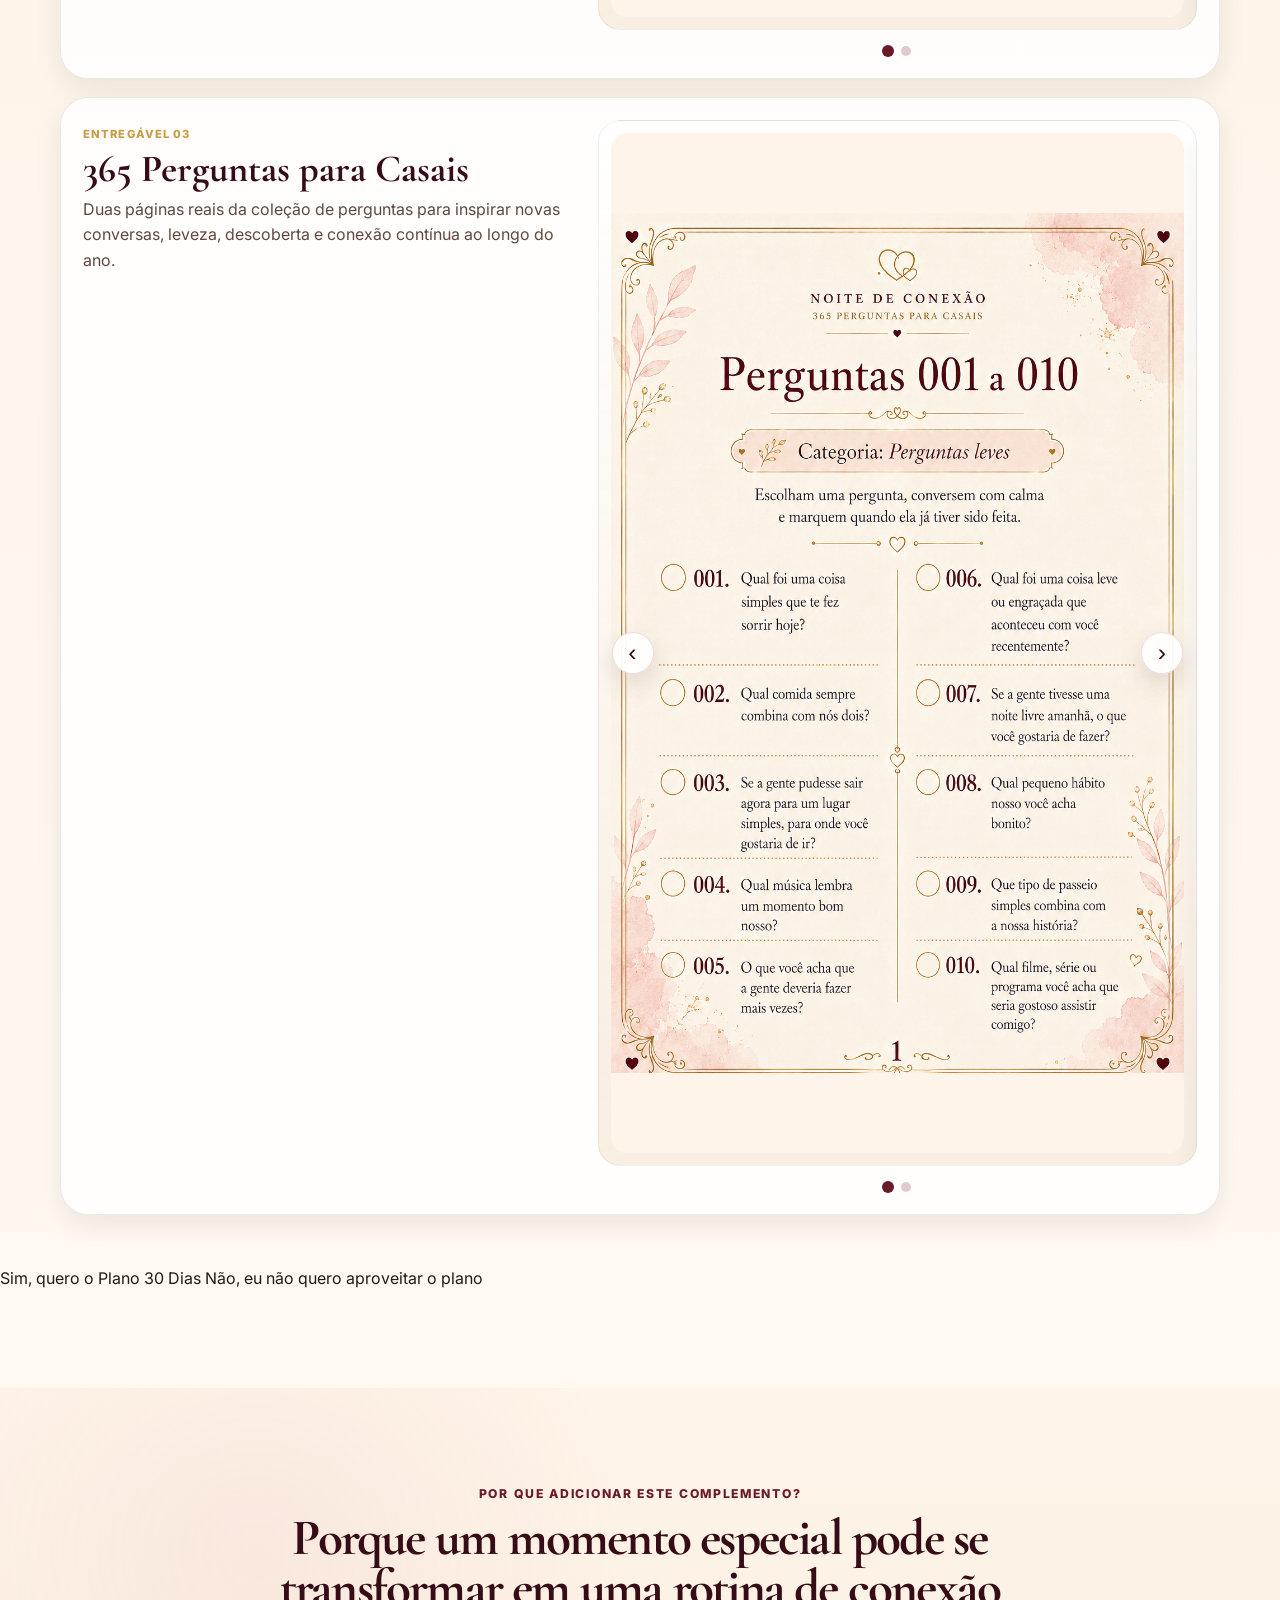
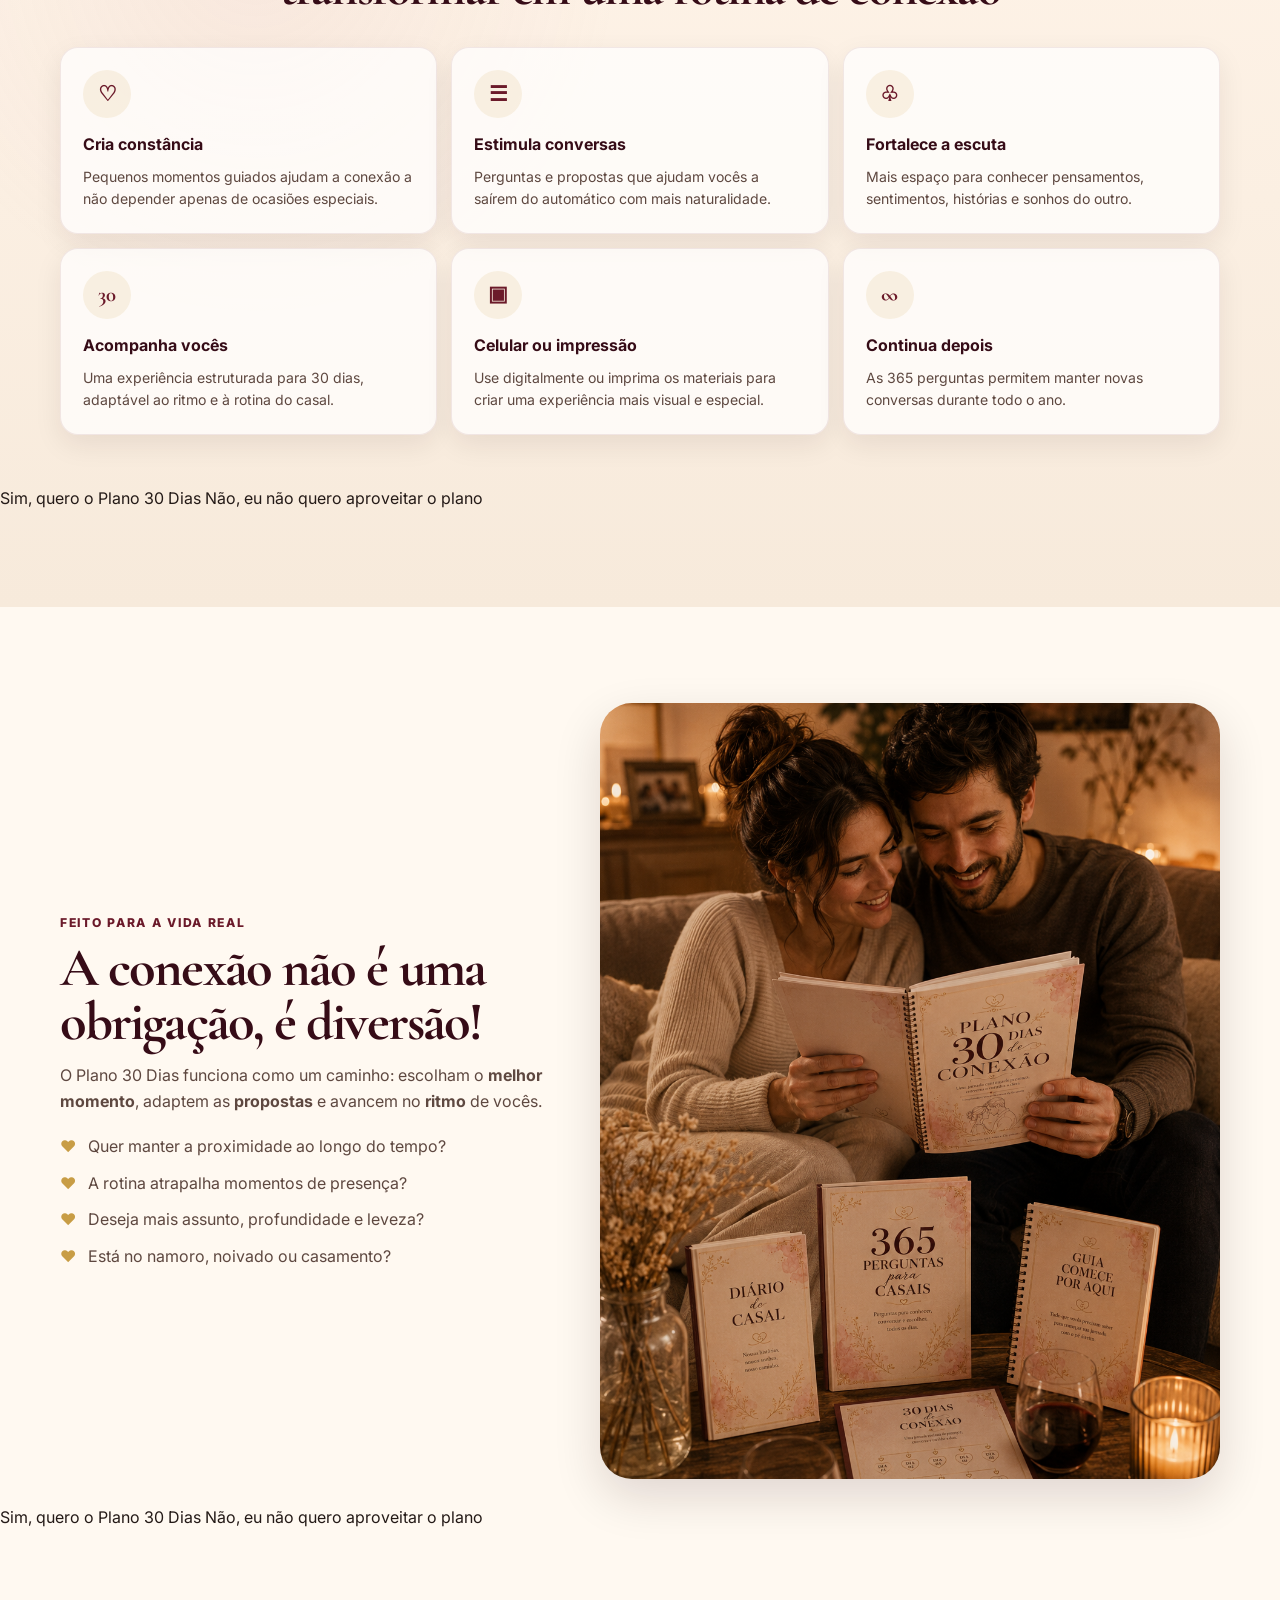
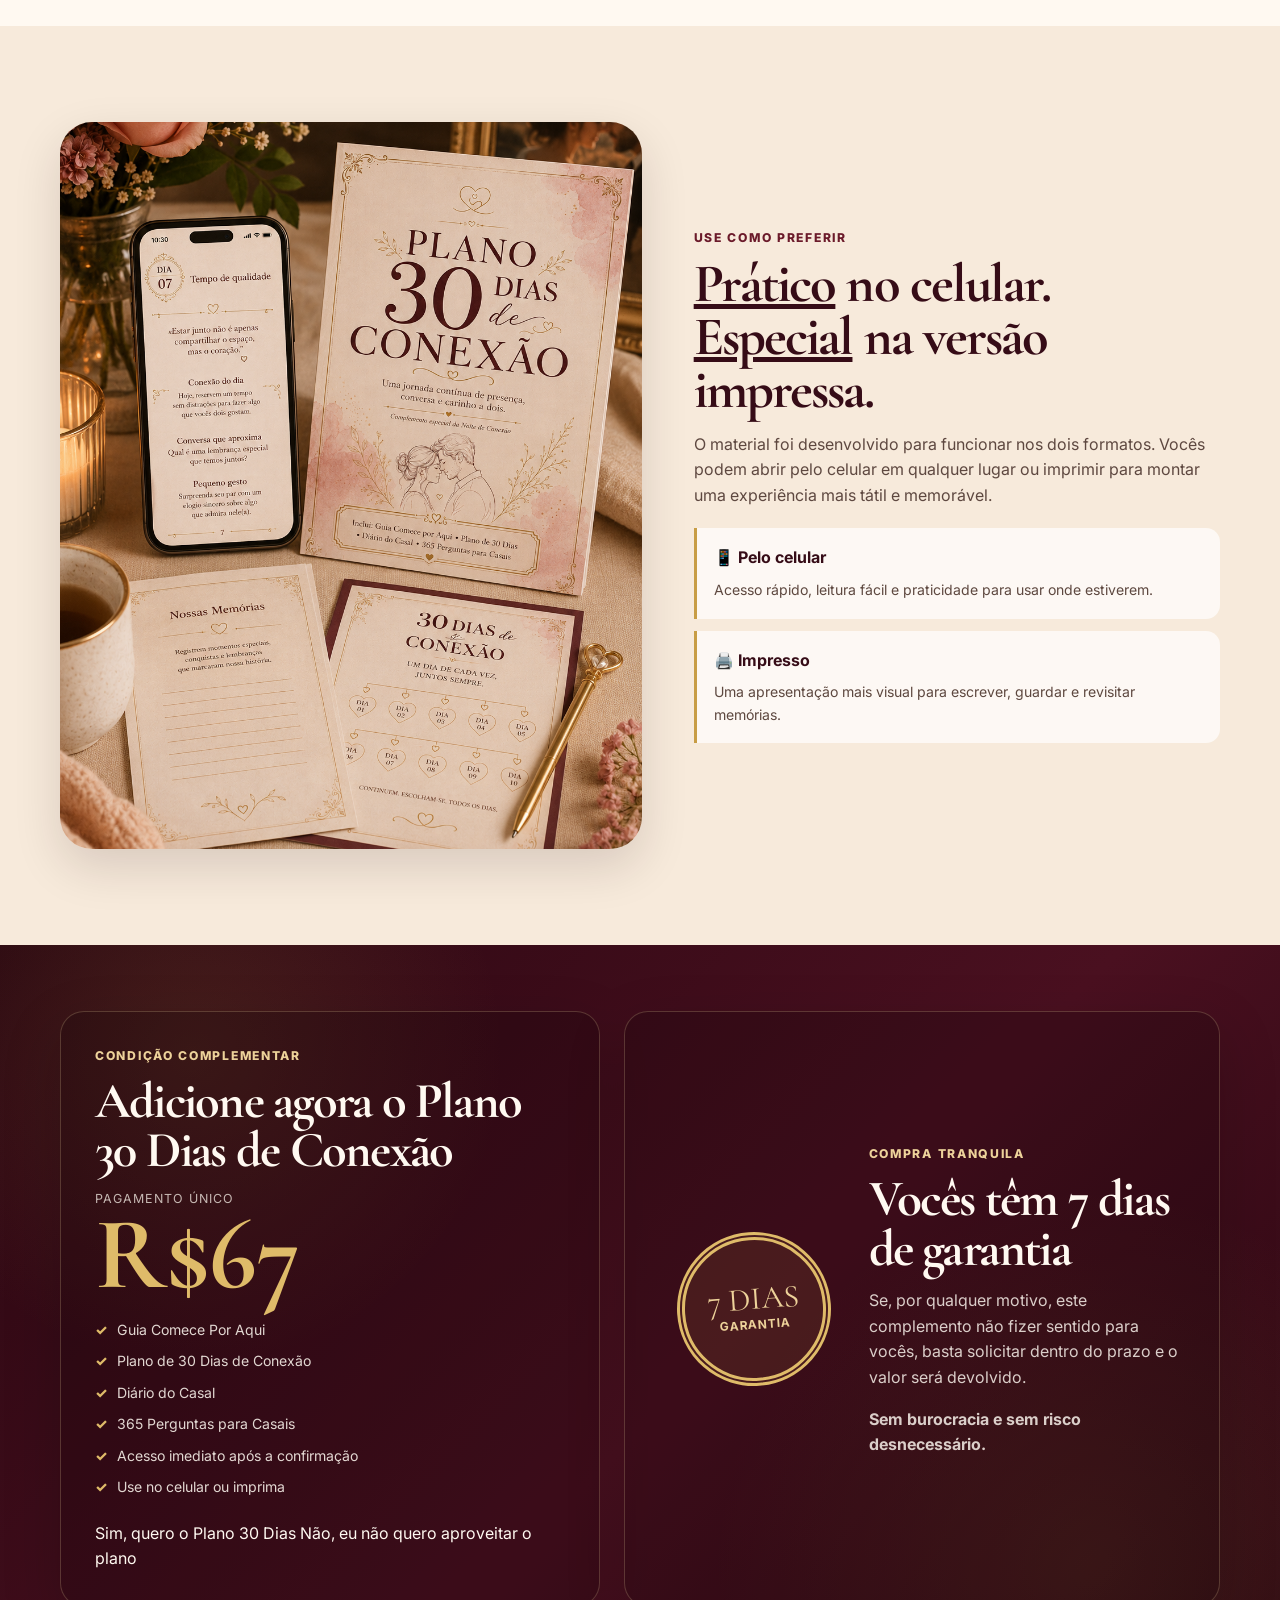
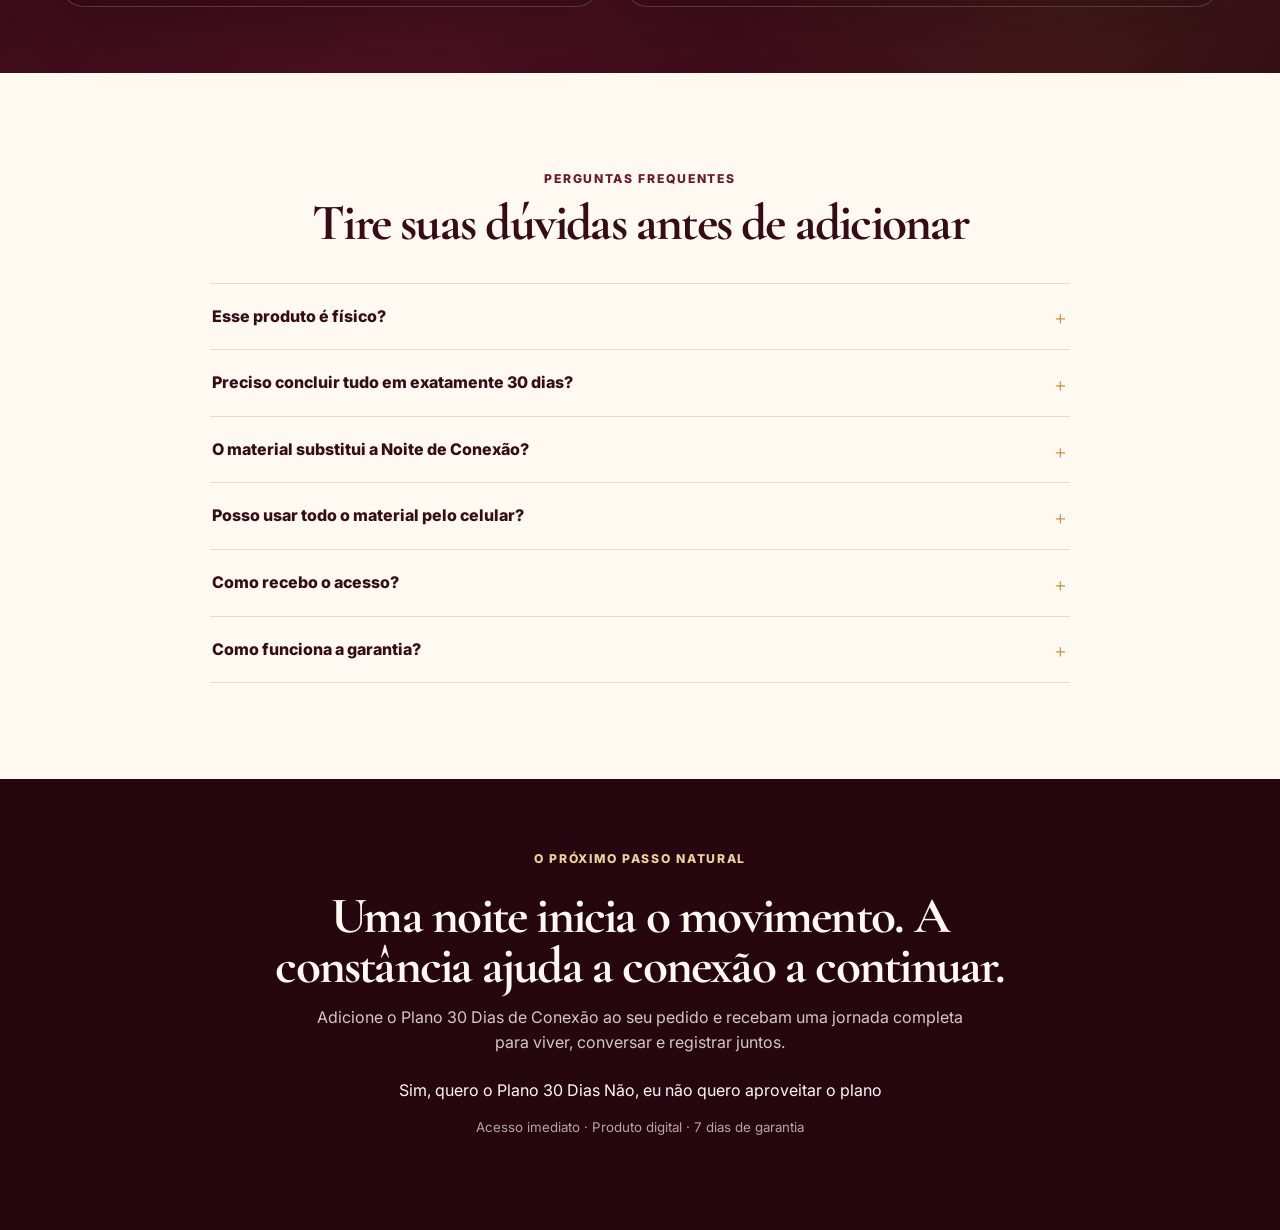
<file: Upsell/index.html>
<!DOCTYPE html>
<html lang="pt-BR">
<head>
  <meta charset="UTF-8" />
  <meta name="viewport" content="width=device-width, initial-scale=1.0" />
  <title>Plano 30 Dias de Conexão — Oferta Especial</title>
  <meta name="description" content="Adicione ao seu pedido uma experiência digital guiada para casais com Plano de 30 Dias, Diário do Casal, Guia Comece Por Aqui e 365 Perguntas." />
  <meta name="theme-color" content="#3a0d18" />

  <link rel="preconnect" href="https://fonts.googleapis.com" />
  <link rel="preconnect" href="https://fonts.gstatic.com" crossorigin />
  <link href="https://fonts.googleapis.com/css2?family=Cormorant+Garamond:wght@600;700&family=Inter:wght@400;500;600;700;800&display=swap" rel="stylesheet" />
  <link rel="preload" as="image" href="assets/mockup-kit-completo.png" />
  <link rel="stylesheet" href="styles.css" />
</head>
<body>
  <header class="confirmation-bar">
    <div class="container confirmation-inner">
      <span aria-hidden="true">♥</span>
      <strong class="desktop-confirmation-text">Parabéns! Seu acesso à Noite de Conexão está garantido.</strong>
      <small class="desktop-confirmation-text">Antes de finalizar, conheça uma condição complementar disponível nesta página.</small>
      <strong class="mobile-confirmation-text">Parabéns por sua compra.</strong>
      <small class="mobile-confirmation-text">Abaixo está uma oferta complementar e exclusiva para você!</small>
    </div>
  </header>

  <main>
    <section class="hero" id="top">
	<div><p class="desktop-exclusive-pill desktop-hero-copy"><span></span> Oferta exclusiva pós-compra</p></div>
      <div class="container hero-grid">
        <div class="hero-copy reveal">
		<center class="mobile-exclusive-wrapper">
  <p class="mobile-exclusive-pill"><span></span> Oferta exclusiva pós-compra</p>
</center>
          <div class="mobile-hero-compact" aria-label="Resumo da oferta complementar">
			<div class="mobile-hero-text">
              <h1>Continue a conexão por mais 30 dias.</h1>
              <p>Adicione uma experiência <strong>DIGITAL GUIADA</strong> e não se limite a apenas uma noite!</p>
            </div>
            <div class="mobile-hero-thumb">
              <img src="assets/mockup-kit-completo.png" width="1024" height="1536" alt="Kit Plano 30 Dias de Conexão" />
            </div>
          </div>


          <p class="eyebrow desktop-hero-copy">Oferta complementar exclusiva</p>
          <h1 class="desktop-hero-copy">Não deixe a conexão ficar limitada a <em>uma única noite.</em></h1>
          <p class="hero-subtitle desktop-hero-copy">Transforme conversa, presença e carinho em um hábito com um jogo em formato de <strong>experiência digital guiada para casais</strong>, criado para acompanhar vocês durante 30 dias — e continuar inspirando conversas ao longo do ano.</p>

          <div class="trust-row" aria-label="Benefícios rápidos">
            <span>⚡ <strong>Acesso imediato</strong></span>
            <span>▣ <strong>Digital e imprimível</strong></span>
            <span>🔒 <strong>Compra segura</strong></span>
            <span>♡ <strong>7 dias de garantia</strong></span>
          </div>

          <div class="cakto-cta-block">
  <cakto-upsell-buttons>
    <cakto-upsell-accept
      bg-color="#0f7865"
      text-color="#ffffff"
      upsell-accept-url="members_area"
      offer-id="qon68bi"
      app-base-url="https://app.cakto.com.br"
      offer-type="upsell"
      upsell-reject-url="https://noitedeconexao.com.br/Downsell"
    >
      Sim, quero o Plano 30 Dias
    </cakto-upsell-accept>

    <cakto-upsell-reject
      upsell-reject-url="https://noitedeconexao.com.br/Downsell"
    >
      Não, eu não quero aproveitar o plano
    </cakto-upsell-reject>
  </cakto-upsell-buttons>
</div>
        </div>

        <div class="hero-visual reveal">
          <div class="hero-glow" aria-hidden="true"></div>
          <img src="assets/mockup-kit-completo.png" width="1024" height="1536" fetchpriority="high" alt="Kit completo Plano 30 Dias de Conexão com Diário do Casal, 365 Perguntas e Guia Comece Por Aqui" />
        </div>
      </div>
    </section>

    <section class="bridge">
      <div class="container bridge-inner reveal">
        <span class="bridge-heart">♡</span>
        <p>A <strong>Noite de Conexão</strong> cria um momento especial.</p>
        <h2>Este complemento ajuda a manter essa conexão viva nos dias que vêm depois.</h2>
      </div>
    </section>

    <section class="section" id="recebe">
      <div class="container">
        <div class="section-heading center reveal">
          <p class="eyebrow">O que vocês recebem</p>
          <h2>Uma jornada completa para transformar conexão em hábito</h2>
          <p>Quatro materiais complementares, organizados para vocês começarem sem complicação e seguirem no ritmo do casal.</p>
        </div>

        <div class="deliverables-grid">
          <article class="deliverable-card reveal">
            <div class="deliverable-image">
              <img src="assets/mockup-guia.png" loading="lazy" decoding="async" width="1024" height="1536" alt="Mockup do Guia Comece Por Aqui" />
            </div>
            <div class="deliverable-copy">
              <span>Material 01</span>
              <h3>Guia Comece Por Aqui</h3>
              <p>Orientações simples para entender a proposta, organizar o momento e aproveitar cada parte da experiência.</p>
            </div>
          </article>

          <article class="deliverable-card featured reveal">
            <div class="deliverable-image cover-image">
              <img src="assets/capa-upsell.png" loading="lazy" decoding="async" width="1055" height="1491" alt="Capa do Plano 30 Dias de Conexão" />
            </div>
            <div class="deliverable-copy">
              <span>Material 02 - Principal</span>
              <h3>Plano de 30 Dias de Conexão</h3>
              <p>Uma jornada prática e guiada para cultivar presença, conversa, carinho e pequenos gestos durante 30 dias.</p>
            </div>
          </article>

          <article class="deliverable-card reveal">
            <div class="deliverable-image fit-contained">
              <img src="assets/mockup-diario-casal.png" loading="lazy" decoding="async" width="1024" height="1536" alt="Mockup do Diário do Casal" />
            </div>
            <div class="deliverable-copy">
              <span>Material 03</span>
              <h3>Diário do Casal</h3>
              <p>Um espaço especial para registrar respostas, reflexões, sentimentos, memórias e descobertas da caminhada.</p>
            </div>
          </article>

          <article class="deliverable-card reveal">
            <div class="deliverable-image fit-contained">
              <img src="assets/mockup-365-perguntas.png" loading="lazy" decoding="async" width="1024" height="1536" alt="Mockup das 365 Perguntas para Casais" />
            </div>
            <div class="deliverable-copy">
              <span>Bônus especial</span>
              <h3>365 Perguntas para Casais</h3>
              <p>Uma pergunta para cada dia do ano, criada para inspirar conversas, novas descobertas e proximidade.</p>
            </div>
          </article>
        </div>
      </div>
	  <br>
	  <br>
	  <div class="cakto-cta-block">
  <cakto-upsell-buttons>
    <cakto-upsell-accept
      bg-color="#0f7865"
      text-color="#ffffff"
      upsell-accept-url="members_area"
      offer-id="qon68bi"
      app-base-url="https://app.cakto.com.br"
      offer-type="upsell"
      upsell-reject-url="https://noitedeconexao.com.br/Downsell"
    >
      Sim, quero o Plano 30 Dias
    </cakto-upsell-accept>

    <cakto-upsell-reject
      upsell-reject-url="https://noitedeconexao.com.br/Downsell"
    >
      Não, eu não quero aproveitar o plano
    </cakto-upsell-reject>
  </cakto-upsell-buttons>
</div>
    </section>
	
    <section class="section previews-section" id="previas">
      <div class="container">
        <div class="section-heading center reveal">
          <!--<p class="eyebrow">Prévia real do conteúdo</p>-->
          <h2>Prévia real do conteúdo</h2>
          <p>Aqui estão as páginas reais dos materiais, para mostrar o estilo, a proposta e a profundidade da experiência digital guiada para vocês.</p>
        </div>

        <div class="preview-groups">
          <article class="preview-group reveal">
            <div class="preview-copy">
              <span>Entregável 01</span>
              <h3>Plano 30 Dias de Conexão</h3>
              <p>Duas páginas de exemplo da jornada principal, com propostas práticas para gerar presença, conversa e pequenos gestos ao longo dos dias.</p>
            </div>
            <div class="preview-carousel" data-preview-carousel>
              <button type="button" class="preview-arrow preview-arrow-prev" data-preview-prev aria-label="Ver prévia anterior do Plano 30 Dias de Conexão">‹</button>
              <div class="preview-track" data-preview-track>
                <figure class="preview-shot preview-slide">
                  <img src="assets/preview-plano-01.png" loading="lazy" decoding="async" width="941" height="1672" alt="Prévia do Plano 30 Dias de Conexão - Dia 1 Presença" />
                </figure>
                <figure class="preview-shot preview-slide">
                  <img src="assets/preview-plano-02.png" loading="lazy" decoding="async" width="941" height="1672" alt="Prévia do Plano 30 Dias de Conexão - Dia 2 Olhar atento" />
                </figure>
              </div>
              <button type="button" class="preview-arrow preview-arrow-next" data-preview-next aria-label="Ver próxima prévia do Plano 30 Dias de Conexão">›</button>
              <div class="preview-dots" aria-label="Navegação das prévias do Plano 30 Dias de Conexão">
                <button type="button" class="preview-dot is-active" data-preview-dot="0" aria-label="Ver primeira prévia do Plano 30 Dias de Conexão"></button>
                <button type="button" class="preview-dot" data-preview-dot="1" aria-label="Ver segunda prévia do Plano 30 Dias de Conexão"></button>
              </div>
            </div>
          </article>

          <article class="preview-group reveal">
            <div class="preview-copy">
              <span>Entregável 02</span>
              <h3>Diário do Casal</h3>
              <p>Duas páginas de exemplo pensadas para registrar sentimentos, check-ins e memórias importantes vividas durante a caminhada do casal.</p>
            </div>
            <div class="preview-carousel" data-preview-carousel>
              <button type="button" class="preview-arrow preview-arrow-prev" data-preview-prev aria-label="Ver prévia anterior do Diário do Casal">‹</button>
              <div class="preview-track" data-preview-track>
                <figure class="preview-shot preview-slide">
                  <img src="assets/preview-diario-01.png" loading="lazy" decoding="async" width="1024" height="1536" alt="Prévia do Diário do Casal - Check-in da Semana 1" />
                </figure>
                <figure class="preview-shot preview-slide">
                  <img src="assets/preview-diario-02.png" loading="lazy" decoding="async" width="1024" height="1536" alt="Prévia do Diário do Casal - Registro de momentos especiais" />
                </figure>
              </div>
              <button type="button" class="preview-arrow preview-arrow-next" data-preview-next aria-label="Ver próxima prévia do Diário do Casal">›</button>
              <div class="preview-dots" aria-label="Navegação das prévias do Diário do Casal">
                <button type="button" class="preview-dot is-active" data-preview-dot="0" aria-label="Ver primeira prévia do Diário do Casal"></button>
                <button type="button" class="preview-dot" data-preview-dot="1" aria-label="Ver segunda prévia do Diário do Casal"></button>
              </div>
            </div>
          </article>

          <article class="preview-group reveal">
            <div class="preview-copy">
              <span>Entregável 03</span>
              <h3>365 Perguntas para Casais</h3>
              <p>Duas páginas reais da coleção de perguntas para inspirar novas conversas, leveza, descoberta e conexão contínua ao longo do ano.</p>
            </div>
            <div class="preview-carousel" data-preview-carousel>
              <button type="button" class="preview-arrow preview-arrow-prev" data-preview-prev aria-label="Ver prévia anterior de 365 Perguntas para Casais">‹</button>
              <div class="preview-track" data-preview-track>
                <figure class="preview-shot preview-slide">
                  <img src="assets/preview-365-01.png" loading="lazy" decoding="async" width="1024" height="1536" alt="Prévia das 365 Perguntas para Casais - Perguntas 001 a 010" />
                </figure>
                <figure class="preview-shot preview-slide">
                  <img src="assets/preview-365-02.png" loading="lazy" decoding="async" width="1024" height="1536" alt="Prévia das 365 Perguntas para Casais - Perguntas 011 a 020" />
                </figure>
              </div>
              <button type="button" class="preview-arrow preview-arrow-next" data-preview-next aria-label="Ver próxima prévia de 365 Perguntas para Casais">›</button>
              <div class="preview-dots" aria-label="Navegação das prévias de 365 Perguntas para Casais">
                <button type="button" class="preview-dot is-active" data-preview-dot="0" aria-label="Ver primeira prévia de 365 Perguntas para Casais"></button>
                <button type="button" class="preview-dot" data-preview-dot="1" aria-label="Ver segunda prévia de 365 Perguntas para Casais"></button>
              </div>
            </div>
          </article>
        </div>
      </div>
	  <br>
	  <br>
	  <div class="cakto-cta-block">
  <cakto-upsell-buttons>
    <cakto-upsell-accept
      bg-color="#0f7865"
      text-color="#ffffff"
      upsell-accept-url="members_area"
      offer-id="qon68bi"
      app-base-url="https://app.cakto.com.br"
      offer-type="upsell"
      upsell-reject-url="https://noitedeconexao.com.br/Downsell"
    >
      Sim, quero o Plano 30 Dias
    </cakto-upsell-accept>

    <cakto-upsell-reject
      upsell-reject-url="https://noitedeconexao.com.br/Downsell"
    >
      Não, eu não quero aproveitar o plano
    </cakto-upsell-reject>
  </cakto-upsell-buttons>
</div>
    </section>

    <section class="section benefits-section">
      <div class="container">
        <div class="section-heading center reveal">
          <p class="eyebrow">Por que adicionar este complemento?</p>
          <h2>Porque um momento especial pode se transformar em uma rotina de conexão</h2>
        </div>

        <div class="benefits-grid">
          <article class="benefit-card reveal">
            <span class="benefit-icon">♡</span>
            <h3>Cria constância</h3>
            <p>Pequenos momentos guiados ajudam a conexão a não depender apenas de ocasiões especiais.</p>
          </article>
          <article class="benefit-card reveal">
            <span class="benefit-icon">☰</span>
            <h3>Estimula conversas</h3>
            <p>Perguntas e propostas que ajudam vocês a saírem do automático com mais naturalidade.</p>
          </article>
          <article class="benefit-card reveal">
            <span class="benefit-icon">♧</span>
            <h3>Fortalece a escuta</h3>
            <p>Mais espaço para conhecer pensamentos, sentimentos, histórias e sonhos do outro.</p>
          </article>
          <article class="benefit-card reveal">
            <span class="benefit-icon">30</span>
            <h3>Acompanha vocês</h3>
            <p>Uma experiência estruturada para 30 dias, adaptável ao ritmo e à rotina do casal.</p>
          </article>
          <article class="benefit-card reveal">
            <span class="benefit-icon">▣</span>
            <h3>Celular ou impressão</h3>
            <p>Use digitalmente ou imprima os materiais para criar uma experiência mais visual e especial.</p>
          </article>
          <article class="benefit-card reveal">
            <span class="benefit-icon">∞</span>
            <h3>Continua depois</h3>
            <p>As 365 perguntas permitem manter novas conversas durante todo o ano.</p>
          </article>
        </div>
      </div>
	  <br>
	  <br>
	  <div class="cakto-cta-block">
  <cakto-upsell-buttons>
    <cakto-upsell-accept
      bg-color="#0f7865"
      text-color="#ffffff"
      upsell-accept-url="members_area"
      offer-id="qon68bi"
      app-base-url="https://app.cakto.com.br"
      offer-type="upsell"
      upsell-reject-url="https://noitedeconexao.com.br/Downsell"
    >
      Sim, quero o Plano 30 Dias
    </cakto-upsell-accept>

    <cakto-upsell-reject
      upsell-reject-url="https://noitedeconexao.com.br/Downsell"
    >
      Não, eu não quero aproveitar o plano
    </cakto-upsell-reject>
  </cakto-upsell-buttons>
</div>
    </section>

    <section class="mobile-mockup-carousel-section" aria-label="Mockups da experiência no mobile">
      <div class="container">
        <div class="mobile-carousel-heading">
          <p class="eyebrow">Veja a experiência</p>
          <h2>Do momento a dois ao uso no celular</h2>
        </div>

        <div class="mobile-mockup-carousel" id="mobileMockupCarousel">
          <div class="mobile-mockup-track" id="mobileMockupTrack">
            <article class="mobile-mockup-slide">
              <img src="assets/mockup-casal-usando.png" loading="lazy" decoding="async" width="1024" height="1536" alt="Casal usando o Plano 30 Dias de Conexão em casa" />
              <div>
                <strong>Momento a dois</strong>
                <span>Um material para conversar, sorrir e criar presença juntos.</span>
              </div>
            </article>
            <article class="mobile-mockup-slide">
              <img src="assets/mockup-celular-impressao.png" loading="lazy" decoding="async" width="1024" height="1536" alt="Plano 30 Dias de Conexão no celular e impresso" />
              <div>
                <strong>Celular ou impressão</strong>
                <span>Use digitalmente ou imprima para viver uma experiência mais especial.</span>
              </div>
            </article>
          </div>

          <div class="mobile-mockup-dots" aria-label="Navegação do carrossel">
            <button type="button" class="mobile-mockup-dot is-active" data-mobile-slide="0" aria-label="Ver mockup 1"></button>
            <button type="button" class="mobile-mockup-dot" data-mobile-slide="1" aria-label="Ver mockup 2"></button>
          </div>
        </div>
      </div>
    </section>

    <section class="section lifestyle-section">
      <div class="container lifestyle-grid">
        <div class="lifestyle-copy reveal">
          <p class="eyebrow">Feito para a vida real</p>
          <h2>A conexão não é uma obrigação, é diversão!</h2>
          <p>O Plano 30 Dias funciona como um caminho: escolham o <strong>melhor momento</strong>, adaptem as <strong>propostas</strong> e avancem no <strong>ritmo</strong> de vocês.</p>
          <ul class="check-list">
            <li>Quer manter a proximidade ao longo do tempo?</li>
            <li>A rotina atrapalha momentos de presença?</li>
            <li>Deseja mais assunto, profundidade e leveza?</li>
            <li>Está no namoro, noivado ou casamento?</li>
          </ul>
        </div>
        <div class="lifestyle-image reveal">
          <img src="assets/mockup-casal-usando.png" loading="lazy" decoding="async" width="1024" height="1536" alt="Casal usando o Plano 30 Dias de Conexão em casa" />
        </div>
      </div>
	  <br>
	  <div class="cakto-cta-block">
  <cakto-upsell-buttons>
    <cakto-upsell-accept
      bg-color="#0f7865"
      text-color="#ffffff"
      upsell-accept-url="members_area"
      offer-id="qon68bi"
      app-base-url="https://app.cakto.com.br"
      offer-type="upsell"
      upsell-reject-url="https://noitedeconexao.com.br/Downsell"
    >
      Sim, quero o Plano 30 Dias
    </cakto-upsell-accept>

    <cakto-upsell-reject
      upsell-reject-url="https://noitedeconexao.com.br/Downsell"
    >
      Não, eu não quero aproveitar o plano
    </cakto-upsell-reject>
  </cakto-upsell-buttons>
</div>
    </section>

    <section class="section usage-section">
      <div class="container usage-grid">
        <div class="usage-image reveal">
          <img src="assets/mockup-celular-impressao.png" loading="lazy" decoding="async" width="1024" height="1536" alt="Plano 30 Dias de Conexão sendo usado no celular e em versão impressa" />
        </div>
        <div class="usage-copy reveal">
          <p class="eyebrow">Use como preferir</p>
          <h2><u>Prático</u> no celular. <u>Especial</u> na versão impressa.</h2>
          <p>O material foi desenvolvido para funcionar nos dois formatos. Vocês podem abrir pelo celular em qualquer lugar ou imprimir para montar uma experiência mais tátil e memorável.</p>

          <div class="usage-options">
            <article>
              <strong>📱 Pelo celular</strong>
              <span>Acesso rápido, leitura fácil e praticidade para usar onde estiverem.</span>
            </article>
            <article>
              <strong>🖨️ Impresso</strong>
              <span>Uma apresentação mais visual para escrever, guardar e revisitar memórias.</span>
            </article>
          </div>
        </div>
      </div>
    </section>

    <section class="offer-section" id="oferta">
      <div class="container offer-grid">
        <article class="offer-card reveal">
          <p class="eyebrow light">Condição complementar</p>
          <h2>Adicione agora o Plano 30 Dias de Conexão</h2>
          <div class="price-wrap">
            <span>Pagamento único</span>
            <strong>R$67</strong>
          </div>

          <ul class="offer-points">
            <li>Guia Comece Por Aqui</li>
            <li>Plano de 30 Dias de Conexão</li>
            <li>Diário do Casal</li>
            <li>365 Perguntas para Casais</li>
            <li>Acesso imediato após a confirmação</li>
            <li>Use no celular ou imprima</li>
          </ul>

          <div class="cakto-cta-block">
  <cakto-upsell-buttons>
    <cakto-upsell-accept
      bg-color="#0f7865"
      text-color="#ffffff"
      upsell-accept-url="members_area"
      offer-id="qon68bi"
      app-base-url="https://app.cakto.com.br"
      offer-type="upsell"
      upsell-reject-url="https://noitedeconexao.com.br/Downsell"
    >
      Sim, quero o Plano 30 Dias
    </cakto-upsell-accept>

    <cakto-upsell-reject
      upsell-reject-url="https://noitedeconexao.com.br/Downsell"
    >
      Não, eu não quero aproveitar o plano
    </cakto-upsell-reject>
  </cakto-upsell-buttons>
</div>
        </article>

        <article class="guarantee-card reveal">
          <div class="guarantee-seal" aria-hidden="true">
            <span>7 DIAS</span>
            <strong>GARANTIA</strong>
          </div>
          <div>
            <p class="eyebrow light">Compra tranquila</p>
            <h2>Vocês têm 7 dias de garantia</h2>
            <p>Se, por qualquer motivo, este complemento não fizer sentido para vocês, basta solicitar dentro do prazo e o valor será devolvido.</p>
            <p><strong>Sem burocracia e sem risco desnecessário.</strong></p>
          </div>
        </article>
      </div>
    </section>

    <section class="section faq-section" id="faq">
      <div class="container narrow">
        <div class="section-heading center reveal">
          <p class="eyebrow">Perguntas frequentes</p>
          <h2>Tire suas dúvidas antes de adicionar</h2>
        </div>

        <div class="faq-list reveal">
          <details>
            <summary>Esse produto é físico?</summary>
            <p>Não. Este é um produto digital. Após a confirmação do pagamento, vocês recebem acesso aos arquivos para usar pelo celular ou imprimir.</p>
          </details>
          <details>
            <summary>Preciso concluir tudo em exatamente 30 dias?</summary>
            <p>Não. O plano funciona como um guia. Vocês podem seguir diariamente ou adaptar ao ritmo e à rotina do casal.</p>
          </details>
          <details>
            <summary>O material substitui a Noite de Conexão?</summary>
            <p>Não. Ele é um complemento. A Noite de Conexão cria o momento especial; o Plano 30 Dias ajuda a manter essa intenção ao longo do tempo.</p>
          </details>
          <details>
            <summary>Posso usar todo o material pelo celular?</summary>
            <p>Sim. Os arquivos podem ser usados digitalmente. A impressão é opcional para quem deseja uma experiência mais visual e tátil.</p>
          </details>
          <details>
            <summary>Como recebo o acesso?</summary>
            <p>Depois da aprovação do pagamento, o acesso é liberado conforme o fluxo definido no seu checkout. Você poderá substituir esta informação quando conectar a plataforma de vendas.</p>
          </details>
          <details>
            <summary>Como funciona a garantia?</summary>
            <p>Vocês têm 7 dias para conhecer o material. Dentro desse prazo, podem solicitar o reembolso caso o produto não faça sentido para o casal.</p>
          </details>
        </div>
      </div>
    </section>

    <section class="final-cta">
      <div class="container final-cta-inner reveal">
        <p class="eyebrow light">O próximo passo natural</p>
        <h2>Uma noite inicia o movimento. A constância ajuda a conexão a continuar.</h2>
        <p>Adicione o Plano 30 Dias de Conexão ao seu pedido e recebam uma jornada completa para viver, conversar e registrar juntos.</p>
        <div class="cakto-cta-block">
  <cakto-upsell-buttons>
    <cakto-upsell-accept
      bg-color="#0f7865"
      text-color="#ffffff"
      upsell-accept-url="members_area"
      offer-id="qon68bi"
      app-base-url="https://app.cakto.com.br"
      offer-type="upsell"
      upsell-reject-url="https://noitedeconexao.com.br/Downsell"
    >
      Sim, quero o Plano 30 Dias
    </cakto-upsell-accept>

    <cakto-upsell-reject
      upsell-reject-url="https://noitedeconexao.com.br/Downsell"
    >
      Não, eu não quero aproveitar o plano
    </cakto-upsell-reject>
  </cakto-upsell-buttons>
</div>
        <small>Acesso imediato · Produto digital · 7 dias de garantia</small>
      </div>
    </section>
  </main>

  <div class="mobile-sticky" id="mobileSticky">
    <div>
      <small>Adicionar ao pedido</small>
      <strong>R$67</strong>
    </div>
    <cakto-upsell-accept
  bg-color="#c89d45"
  text-color="#260710"
  upsell-accept-url="members_area"
  offer-id="qon68bi"
  app-base-url="https://app.cakto.com.br"
  offer-type="upsell"
  upsell-reject-url="https://noitedeconexao.com.br/Downsell"
>
  Quero adicionar →
</cakto-upsell-accept>
  </div>

<script type="text/javascript" src="https://caktoscripts.nyc3.cdn.digitaloceanspaces.com/upsell.js"></script>
	
  <script>
    const revealElements = document.querySelectorAll('.reveal');

    if ('IntersectionObserver' in window) {
      const revealObserver = new IntersectionObserver((entries, observer) => {
        entries.forEach((entry) => {
          if (entry.isIntersecting) {
            entry.target.classList.add('is-visible');
            observer.unobserve(entry.target);
          }
        });
      }, { threshold: 0.12 });

      revealElements.forEach((element) => revealObserver.observe(element));
    } else {
      revealElements.forEach((element) => element.classList.add('is-visible'));
    }

    const sticky = document.getElementById('mobileSticky');
    const offer = document.getElementById('oferta');

    if (sticky && offer && 'IntersectionObserver' in window) {
      const offerObserver = new IntersectionObserver(([entry]) => {
        sticky.classList.toggle('is-hidden', entry.isIntersecting);
      }, { threshold: 0.12 });

      offerObserver.observe(offer);
    }

    const mobileTrack = document.getElementById('mobileMockupTrack');
    const mobileDots = document.querySelectorAll('.mobile-mockup-dot');

    if (mobileTrack && mobileDots.length) {
      const slides = Array.from(mobileTrack.querySelectorAll('.mobile-mockup-slide'));
      let currentSlide = 0;
      let autoSlide;

      const setMobileSlide = (index, smooth = true) => {
        const slide = slides[index];
        if (!slide) return;

        currentSlide = index;
        mobileTrack.scrollTo({
          left: slide.offsetLeft,
          behavior: smooth && !window.matchMedia('(prefers-reduced-motion: reduce)').matches ? 'smooth' : 'auto'
        });

        mobileDots.forEach((dot, dotIndex) => {
          dot.classList.toggle('is-active', dotIndex === index);
        });
      };

      const startAutoSlide = () => {
        if (window.innerWidth > 819) return;
        autoSlide = window.setInterval(() => {
          setMobileSlide((currentSlide + 1) % slides.length);
        }, 3800);
      };

      const stopAutoSlide = () => {
        if (autoSlide) window.clearInterval(autoSlide);
      };

      mobileDots.forEach((dot) => {
        dot.addEventListener('click', () => {
          stopAutoSlide();
          setMobileSlide(Number(dot.dataset.mobileSlide || 0));
          startAutoSlide();
        });
      });

      let ticking = false;
      mobileTrack.addEventListener('scroll', () => {
        if (ticking) return;
        ticking = true;

        window.requestAnimationFrame(() => {
          const center = mobileTrack.scrollLeft + mobileTrack.clientWidth / 2;
          let closest = 0;
          let closestDistance = Infinity;

          slides.forEach((slide, index) => {
            const distance = Math.abs(center - (slide.offsetLeft + slide.clientWidth / 2));
            if (distance < closestDistance) {
              closestDistance = distance;
              closest = index;
            }
          });

          currentSlide = closest;
          mobileDots.forEach((dot, dotIndex) => {
            dot.classList.toggle('is-active', dotIndex === closest);
          });

          ticking = false;
        });
      }, { passive: true });

      mobileTrack.addEventListener('pointerdown', stopAutoSlide, { passive: true });
      mobileTrack.addEventListener('pointerup', startAutoSlide, { passive: true });
      startAutoSlide();
    }


    const previewCarousels = document.querySelectorAll('[data-preview-carousel]');

    previewCarousels.forEach((carousel) => {
      const track = carousel.querySelector('[data-preview-track]');
      const slides = Array.from(carousel.querySelectorAll('.preview-slide'));
      const dots = Array.from(carousel.querySelectorAll('.preview-dot'));
      const prevButton = carousel.querySelector('[data-preview-prev]');
      const nextButton = carousel.querySelector('[data-preview-next]');
      let currentIndex = 0;
      let autoPlayId;
      let scrollTicking = false;

      if (!track || !slides.length) return;

      const prefersReducedMotion = window.matchMedia('(prefers-reduced-motion: reduce)').matches;

      const goToSlide = (index, smooth = true) => {
        const targetIndex = (index + slides.length) % slides.length;
        const targetSlide = slides[targetIndex];
        if (!targetSlide) return;

        currentIndex = targetIndex;
        track.scrollTo({
          left: targetSlide.offsetLeft,
          behavior: smooth && !prefersReducedMotion ? 'smooth' : 'auto'
        });

        dots.forEach((dot, dotIndex) => {
          dot.classList.toggle('is-active', dotIndex === targetIndex);
        });
      };

      const startAutoPlay = () => {
        if (prefersReducedMotion || slides.length <= 1) return;
        stopAutoPlay();
        autoPlayId = window.setInterval(() => {
          goToSlide(currentIndex + 1);
        }, 4200);
      };

      const stopAutoPlay = () => {
        if (autoPlayId) {
          window.clearInterval(autoPlayId);
          autoPlayId = null;
        }
      };

      prevButton?.addEventListener('click', () => {
        stopAutoPlay();
        goToSlide(currentIndex - 1);
        startAutoPlay();
      });

      nextButton?.addEventListener('click', () => {
        stopAutoPlay();
        goToSlide(currentIndex + 1);
        startAutoPlay();
      });

      dots.forEach((dot, index) => {
        dot.addEventListener('click', () => {
          stopAutoPlay();
          goToSlide(index);
          startAutoPlay();
        });
      });

      track.addEventListener('scroll', () => {
        if (scrollTicking) return;
        scrollTicking = true;

        window.requestAnimationFrame(() => {
          const center = track.scrollLeft + track.clientWidth / 2;
          let closestIndex = 0;
          let closestDistance = Infinity;

          slides.forEach((slide, index) => {
            const distance = Math.abs(center - (slide.offsetLeft + slide.clientWidth / 2));
            if (distance < closestDistance) {
              closestDistance = distance;
              closestIndex = index;
            }
          });

          currentIndex = closestIndex;
          dots.forEach((dot, dotIndex) => {
            dot.classList.toggle('is-active', dotIndex === closestIndex);
          });

          scrollTicking = false;
        });
      }, { passive: true });

      ['pointerdown', 'mouseenter', 'focusin', 'touchstart'].forEach((eventName) => {
        carousel.addEventListener(eventName, stopAutoPlay, { passive: true });
      });

      ['pointerup', 'mouseleave', 'focusout', 'touchend'].forEach((eventName) => {
        carousel.addEventListener(eventName, startAutoPlay, { passive: true });
      });

      startAutoPlay();
    });

  </script>
</body>
</html>
</file>
<file: styles.css>
:root {
  --wine-950: #2b0f16;
  --wine-900: #3b151f;
  --wine-800: #4b1b28;
  --wine-700: #652637;
  --rose-500: #9e535f;
  --rose-400: #b56e75;
  --rose-200: #ead0cc;
  --cream-100: #fff8ef;
  --cream-150: #fff3e7;
  --cream-200: #f8ebdc;
  --beige-300: #e7d1ba;
  --beige-500: #c9a986;
  --brown-700: #5e4537;
  --brown-900: #2b211c;
  --gold-300: #d7b76d;
  --white: #ffffff;
  --shadow: 0 22px 70px rgba(43, 15, 22, 0.16);
  --shadow-strong: 0 28px 90px rgba(43, 15, 22, 0.24);
  --shadow-soft: 0 12px 34px rgba(43, 15, 22, 0.10);
  --radius-xl: 32px;
  --radius-lg: 24px;
  --radius-md: 18px;
  --container: 1120px;
  --font-title: "Cormorant Garamond", Georgia, serif;
  --font-body: "Inter", Arial, sans-serif;
}

* {
  box-sizing: border-box;
}

html {
  scroll-behavior: smooth;
}

body {
  margin: 0;
  font-family: var(--font-body);
  color: var(--brown-900);
  background: var(--cream-100);
  line-height: 1.6;
  text-rendering: optimizeLegibility;
}

img,
svg {
  max-width: 100%;
  height: auto;
}

a {
  color: inherit;
  text-decoration: none;
}

p,
h1,
h2,
h3 {
  margin-top: 0;
}

p {
  margin-bottom: 1rem;
}

ul {
  margin: 0;
  padding: 0;
}

li {
  list-style: none;
}

.container {
  width: min(100% - 32px, var(--container));
  margin: 0 auto;
}

.section {
  position: relative;
  padding: 72px 0;
}

.section-soft {
  background:
    radial-gradient(circle at top left, rgba(181, 110, 117, 0.12), transparent 38%),
    linear-gradient(180deg, #fff8ef 0%, #f8ebdc 100%);
}

.narrow {
  max-width: 780px;
}

.center {
  text-align: center;
}

.topbar {
  position: sticky;
  top: 0;
  z-index: 30;
  background: rgba(255, 248, 239, 0.90);
  backdrop-filter: blur(18px);
  border-bottom: 1px solid rgba(101, 38, 55, 0.10);
}

.topbar-inner {
  position: relative;
  width: min(100% - 24px, var(--container));
  min-height: 66px;
  margin: 0 auto;
  display: grid;
  grid-template-columns: 46px 1fr 46px;
  align-items: center;
  gap: 8px;
}

.brand {
  display: inline-flex;
  align-items: center;
  justify-content: center;
  gap: 8px;
  min-width: 0;
  font-weight: 900;
  color: var(--wine-900);
  letter-spacing: -0.03em;
}

.brand-mark {
  display: grid;
  place-items: center;
  flex: 0 0 auto;
  width: 34px;
  height: 34px;
  border-radius: 50%;
  background: var(--wine-900);
  color: var(--cream-100);
  font-size: 0.72rem;
  letter-spacing: 0.08em;
}

.brand span:last-child {
  overflow: hidden;
  text-overflow: ellipsis;
  white-space: nowrap;
}

.mobile-spacer {
  width: 46px;
  height: 1px;
}

.menu-dropdown {
  position: relative;
  z-index: 50;
}

.menu-trigger {
  display: inline-flex;
  align-items: center;
  justify-content: center;
  gap: 10px;
  width: 44px;
  height: 44px;
  border-radius: 999px;
  background: rgba(255, 255, 255, 0.75);
  border: 1px solid rgba(101, 38, 55, 0.14);
  box-shadow: 0 8px 22px rgba(43, 15, 22, 0.07);
  cursor: pointer;
  list-style: none;
}

.menu-trigger::-webkit-details-marker {
  display: none;
}

.menu-icon {
  display: grid;
  gap: 4px;
  width: 18px;
}

.menu-icon span {
  display: block;
  height: 2px;
  border-radius: 999px;
  background: var(--wine-900);
}

.menu-label {
  display: none;
  color: var(--wine-900);
  font-size: 0.9rem;
  font-weight: 900;
}

.menu-panel {
  position: absolute;
  top: calc(100% + 10px);
  left: 0;
  width: min(82vw, 300px);
  padding: 10px;
  border: 1px solid rgba(101, 38, 55, 0.14);
  border-radius: 22px;
  background: rgba(255, 248, 239, 0.98);
  box-shadow: var(--shadow);
  opacity: 0;
  pointer-events: none;
  transform: translateY(-6px);
  transition: opacity 180ms ease, transform 180ms ease;
}

.menu-dropdown[open] .menu-panel {
  opacity: 1;
  pointer-events: auto;
  transform: translateY(0);
}

.menu-panel a {
  display: block;
  padding: 13px 14px;
  border-radius: 14px;
  color: rgba(43, 33, 28, 0.80);
  font-weight: 800;
}

.menu-panel a:hover {
  background: rgba(101, 38, 55, 0.08);
  color: var(--wine-900);
}

.menu-panel .menu-checkout {
  margin-top: 8px;
  text-align: center;
  color: var(--cream-100);
  background: linear-gradient(135deg, var(--wine-900), var(--wine-700));
}

.topbar-cta {
  display: none;
}

.button {
  display: inline-flex;
  align-items: center;
  justify-content: center;
  min-height: 54px;
  padding: 16px 24px;
  border-radius: 999px;
  font-weight: 900;
  line-height: 1.1;
  text-align: center;
  border: 1px solid transparent;
  transition: transform 180ms ease, box-shadow 180ms ease, background 180ms ease;
  cursor: pointer;
}

.button:hover {
  transform: translateY(-2px);
}

.button-primary {
  background: linear-gradient(135deg, var(--wine-900), var(--wine-700));
  color: var(--cream-100);
  box-shadow: 0 14px 34px rgba(75, 27, 40, 0.24);
}

.button-secondary {
  color: var(--wine-900);
  border-color: rgba(101, 38, 55, 0.22);
  background: rgba(255, 248, 239, 0.82);
  box-shadow: var(--shadow-soft);
}

.button-light {
  color: var(--wine-900);
  background: var(--cream-100);
  border-color: rgba(255, 248, 239, 0.24);
  box-shadow: 0 14px 34px rgba(0, 0, 0, 0.18);
}

.button-small {
  min-height: 42px;
  padding: 12px 16px;
  font-size: 0.9rem;
}

.full {
  width: 100%;
}

h1,
h2,
h3 {
  color: var(--wine-950);
  line-height: 0.98;
  letter-spacing: -0.035em;
}

h1,
h2 {
  font-family: var(--font-title);
  font-weight: 700;
}

h1 {
  margin-bottom: 20px;
  font-size: clamp(3.05rem, 14vw, 4.55rem);
  line-height: 0.94;
}

h2 {
  margin-bottom: 18px;
  font-size: clamp(2.28rem, 11vw, 3.45rem);
}

h3 {
  margin-bottom: 10px;
  font-family: var(--font-body);
  font-size: 1.1rem;
  letter-spacing: -0.025em;
  line-height: 1.2;
}

.eyebrow {
  display: inline-flex;
  align-items: center;
  justify-content: center;
  gap: 8px;
  margin-bottom: 14px;
  color: var(--wine-700);
  font-size: 0.76rem;
  font-weight: 900;
  text-transform: uppercase;
  letter-spacing: 0.14em;
}

.eyebrow::before {
  content: "";
  width: 24px;
  height: 1px;
  background: var(--gold-300);
}

.hero {
  overflow: hidden;
  padding: 54px 0 72px;
  background:
    radial-gradient(circle at 82% 14%, rgba(215, 183, 109, 0.22), transparent 30%),
    radial-gradient(circle at 8% 6%, rgba(181, 110, 117, 0.16), transparent 30%),
    linear-gradient(135deg, var(--cream-100) 0%, #f6e7d7 56%, #f1dbd7 100%);
}

.hero::before {
  content: "";
  position: absolute;
  inset: auto -45% -24% auto;
  width: 88vw;
  height: 88vw;
  max-width: 900px;
  max-height: 900px;
  background: rgba(75, 27, 40, 0.08);
  border-radius: 50%;
}

.hero-grid {
  position: relative;
  z-index: 1;
  display: grid;
  gap: 30px;
  align-items: center;
}

.hero-copy {
  text-align: center;
}

.hero-subtitle {
  max-width: 720px;
  margin-left: auto;
  margin-right: auto;
  color: rgba(43, 33, 28, 0.76);
  font-size: 1.06rem;
}

.hero-bullets {
  display: grid;
  gap: 10px;
  margin-top: 24px;
}

.hero-bullets li {
  position: relative;
  padding: 13px 14px 13px 42px;
  border: 1px solid rgba(101, 38, 55, 0.10);
  border-radius: 18px;
  background: rgba(255, 255, 255, 0.48);
  color: rgba(43, 33, 28, 0.78);
  font-weight: 700;
  font-size: 0.94rem;
  text-align: left;
}

.hero-bullets li::before {
  content: "✓";
  position: absolute;
  left: 14px;
  top: 13px;
  display: grid;
  place-items: center;
  width: 20px;
  height: 20px;
  border-radius: 50%;
  background: var(--wine-700);
  color: var(--cream-100);
  font-size: 0.72rem;
}

.hero-visual {
  display: grid;
  gap: 22px;
  justify-items: center;
}

.hero-image {
  width: min(100%, 620px);
}

.image-card,
.visual-frame,
.showcase,
.scripts-visual,
.demo-card,
.offer-visual {
  overflow: hidden;
  border: 1px solid rgba(101, 38, 55, 0.12);
  border-radius: var(--radius-xl);
  background: rgba(255, 255, 255, 0.54);
  box-shadow: var(--shadow);
}

.image-card {
  display: block;
}

.hero-actions {
  width: 100%;
  display: grid;
  justify-items: center;
  gap: 10px;
}

.microcopy {
  margin: 0;
  color: rgba(43, 33, 28, 0.64);
  font-size: 0.88rem;
  font-weight: 700;
  text-align: center;
}

.section-heading p,
.copy-text p,
.narrow > p,
.solution-copy p,
.how-content > p,
.demo-section .section-heading p {
  color: rgba(43, 33, 28, 0.74);
  font-size: 1.02rem;
}

.copy-text {
  margin-top: 18px;
}

.routine-grid,
.solution-grid,
.how-grid {
  display: grid;
  gap: 30px;
  align-items: center;
}

.routine-section .section-heading,
.solution-copy,
.how-content {
  text-align: center;
}

.visual-frame img,
.scripts-visual img,
.bonus-card img,
.demo-card img,
.offer-visual img {
  display: block;
  width: 100%;
  height: 100%;
}

.visual-frame img {
  object-fit: cover;
}

.routine-section .visual-frame {
  max-height: 680px;
}

.solution-section .visual-frame,
.how-visual {
  max-width: 640px;
  margin: 0 auto;
}

.how-visual {
  max-height: 680px;
}

.steps-grid,
.bonus-grid,
.included-grid,
.demo-cards,
.two-cards {
  display: grid;
  gap: 18px;
}

.steps-grid {
  margin-top: 28px;
}

.step-card,
.included-card,
.audience-card,
.faq-list details {
  border: 1px solid rgba(101, 38, 55, 0.11);
  box-shadow: var(--shadow-soft);
}

.step-card {
  padding: 24px;
  border-radius: var(--radius-lg);
  background: var(--white);
}

.step-number {
  display: inline-block;
  margin-bottom: 16px;
  color: var(--rose-400);
  font-weight: 900;
  letter-spacing: 0.12em;
}

.step-card p,
.included-card p,
.audience-card li,
.audience-card p,
.offer-card p,
.faq-list p,
.footer p,
.bonus-card p,
.demo-card p,
.script-card p {
  color: rgba(43, 33, 28, 0.70);
}

.cta-gap {
  margin-top: 30px;
}

.showcase {
  max-width: 940px;
  margin: 34px auto 0;
  background: rgba(255, 255, 255, 0.62);
}

.showcase img {
  display: block;
  width: 100%;
}

.included-grid {
  margin-top: 28px;
}

.included-card {
  padding: 24px;
  border-radius: var(--radius-lg);
  background: rgba(255, 255, 255, 0.74);
}

.icon {
  display: grid;
  place-items: center;
  width: 46px;
  height: 46px;
  margin-bottom: 18px;
  border-radius: 50%;
  background: var(--wine-900);
  color: var(--cream-100);
  font-weight: 900;
}

.scripts-section {
  color: var(--cream-100);
  background:
    radial-gradient(circle at 0% 10%, rgba(215, 183, 109, 0.14), transparent 30%),
    linear-gradient(135deg, rgba(43, 15, 22, 0.98), rgba(75, 27, 40, 0.94)),
    var(--wine-950);
  overflow: hidden;
}

.scripts-section .eyebrow,
.scripts-section h2,
.scripts-section p {
  color: var(--cream-100);
}

.scripts-section .section-heading p {
  color: rgba(255, 248, 239, 0.76);
}

.scripts-layout {
  display: grid;
  gap: 28px;
  align-items: center;
}

.scripts-visual {
  background: rgba(255, 248, 239, 0.08);
  border-color: rgba(255, 248, 239, 0.14);
  box-shadow: 0 26px 80px rgba(0, 0, 0, 0.26);
}

.script-cards {
  display: grid;
  gap: 14px;
}

.script-card {
  padding: 22px;
  border-radius: var(--radius-lg);
  background: rgba(255, 248, 239, 0.09);
  border: 1px solid rgba(255, 248, 239, 0.14);
}

.script-card.featured {
  background: rgba(255, 248, 239, 0.16);
}

.script-card span,
.bonus-copy span {
  display: inline-block;
  margin-bottom: 10px;
  color: var(--gold-300);
  font-size: 0.74rem;
  font-weight: 900;
  text-transform: uppercase;
  letter-spacing: 0.12em;
}

.script-card h3,
.script-card p,
.script-card small {
  color: var(--cream-100);
}

.script-card small {
  font-weight: 900;
  opacity: 0.78;
}

.bonus-section {
  background: #fff8ef;
}

.bonus-grid {
  margin-top: 34px;
}

.bonus-card {
  overflow: hidden;
  border: 1px solid rgba(101, 38, 55, 0.11);
  border-radius: var(--radius-xl);
  background: linear-gradient(180deg, rgba(255, 255, 255, 0.90), rgba(248, 235, 220, 0.66));
  box-shadow: var(--shadow-soft);
}

.bonus-card img {
  aspect-ratio: 4 / 3.15;
  object-fit: cover;
}

.bonus-copy {
  padding: 24px;
}

.audience-card {
  padding: 28px;
  border-radius: var(--radius-xl);
  background: var(--white);
}

.audience-card.no {
  background: #fbf1e9;
}

.check-list,
.x-list,
.offer-list {
  display: grid;
  gap: 12px;
}

.check-list li,
.x-list li,
.offer-list li {
  position: relative;
  padding-left: 30px;
}

.check-list li::before,
.offer-list li::before {
  content: "✓";
  position: absolute;
  left: 0;
  top: 0;
  color: var(--wine-800);
  font-weight: 900;
}

.x-list li::before {
  content: "×";
  position: absolute;
  left: 0;
  top: -1px;
  color: var(--rose-400);
  font-weight: 900;
}

.note {
  margin-top: 20px;
  padding: 16px;
  border-left: 3px solid var(--gold-300);
  background: rgba(255, 255, 255, 0.56);
  border-radius: 12px;
}

.demo-cards {
  margin-top: 34px;
}

.demo-card {
  background: rgba(255, 255, 255, 0.78);
}

.demo-card img {
  aspect-ratio: 4 / 3.25;
  object-fit: cover;
}

.demo-card div {
  padding: 24px;
}

.checkout-section {
  padding-top: 82px;
}

.offer-card {
  display: grid;
  gap: 18px;
  padding: 14px;
  border: 1px solid rgba(101, 38, 55, 0.11);
  border-radius: var(--radius-xl);
  background:
    radial-gradient(circle at top left, rgba(215, 183, 109, 0.18), transparent 40%),
    var(--white);
  box-shadow: var(--shadow-soft);
}

.offer-visual {
  border-radius: 24px;
  box-shadow: none;
}

.offer-content {
  padding: 12px 10px 4px;
}

.offer-list {
  margin-top: 22px;
}

.price-box {
  display: flex;
  flex-direction: column;
  justify-content: center;
  padding: 28px 22px;
  border-radius: 26px;
  background: linear-gradient(145deg, var(--wine-950), var(--wine-700));
  color: var(--cream-100);
  box-shadow: 0 22px 50px rgba(75, 27, 40, 0.26);
}

.price-box p,
.price-box .microcopy {
  color: rgba(255, 248, 239, 0.76);
}

.price-label {
  color: var(--gold-300);
  font-size: 0.82rem;
  font-weight: 900;
  text-transform: uppercase;
  letter-spacing: 0.12em;
}

.price {
  margin: 8px 0 12px;
  font-size: clamp(4rem, 18vw, 5.8rem);
  line-height: 1;
  font-family: var(--font-title);
  font-weight: 700;
}

.guarantee-section {
  background: #fff8ef;
}

.guarantee-seal {
  display: grid;
  place-items: center;
  width: 106px;
  height: 106px;
  margin: 0 auto 20px;
  border-radius: 50%;
  background: var(--wine-900);
  color: var(--cream-100);
  font-family: var(--font-title);
  font-size: 1.85rem;
  font-weight: 700;
  box-shadow: var(--shadow-soft);
}

.faq-list {
  display: grid;
  gap: 12px;
  margin-top: 34px;
}

.faq-list details {
  padding: 0 20px;
  border-radius: 18px;
  background: rgba(255, 255, 255, 0.78);
}

.faq-list summary {
  padding: 20px 0;
  color: var(--wine-950);
  font-weight: 900;
  cursor: pointer;
}

.faq-list p {
  margin: 0 0 20px;
}

.final-cta-section {
  color: var(--cream-100);
  background:
    radial-gradient(circle at 50% -20%, rgba(215, 183, 109, 0.18), transparent 34%),
    linear-gradient(145deg, var(--wine-950), var(--wine-800));
}

.final-cta-section h2,
.final-cta-section p,
.final-cta-section .eyebrow {
  color: var(--cream-100);
}

.final-cta-section .microcopy {
  color: rgba(255, 248, 239, 0.74);
}

.footer {
  padding: 40px 0;
  background: var(--wine-950);
  color: var(--cream-100);
  border-top: 1px solid rgba(255, 248, 239, 0.10);
}

.footer-grid {
  display: grid;
  gap: 20px;
}

.footer p {
  margin: 8px 0 0;
  color: rgba(255, 248, 239, 0.68);
  font-size: 0.92rem;
}

.reveal {
  animation: reveal 700ms ease both;
}

.desktop-only {
  display: none;
}

@keyframes reveal {
  from {
    opacity: 0;
    transform: translateY(16px);
  }
  to {
    opacity: 1;
    transform: translateY(0);
  }
}

@media (min-width: 560px) {
  .hero-bullets,
  .included-grid,
  .steps-grid.compact {
    grid-template-columns: repeat(2, minmax(0, 1fr));
  }

  .button:not(.button-small) {
    width: auto;
  }
}

@media (min-width: 760px) {
  .section {
    padding: 88px 0;
  }

  .topbar-inner {
    grid-template-columns: auto auto 1fr auto;
    min-height: 72px;
    gap: 18px;
  }

  .brand {
    justify-content: flex-start;
  }

  .brand-mark {
    width: 38px;
    height: 38px;
    font-size: 0.78rem;
  }

  .mobile-spacer {
    display: none;
  }

  .menu-trigger {
    width: auto;
    padding: 0 15px;
  }

  .menu-label,
  .topbar-cta {
    display: inline-flex;
  }

  .topbar-cta {
    color: var(--wine-900);
    background: var(--white);
    border-color: rgba(101, 38, 55, 0.12);
    box-shadow: 0 8px 22px rgba(43, 15, 22, 0.07);
  }

  h1 {
    font-size: clamp(4.2rem, 7.4vw, 6.5rem);
  }

  h2 {
    font-size: clamp(3rem, 5vw, 4.65rem);
  }

  .hero {
    padding: 76px 0 92px;
  }

  .hero-grid,
  .routine-grid,
  .solution-grid,
  .how-grid {
    grid-template-columns: minmax(0, 0.95fr) minmax(360px, 1.05fr);
    gap: 54px;
  }

  .hero-copy,
  .routine-section .section-heading,
  .solution-copy,
  .how-content {
    text-align: left;
  }

  .hero-subtitle {
    margin-left: 0;
  }

  .hero-bullets {
    max-width: 650px;
  }

  .hero-image {
    width: min(100%, 650px);
  }

  .hero-actions {
    justify-items: flex-start;
  }

  .eyebrow {
    justify-content: flex-start;
  }

  .center .eyebrow,
  .final-cta-section .eyebrow,
  .guarantee-section .eyebrow {
    justify-content: center;
  }

  .routine-grid {
    grid-template-columns: 0.92fr 1.08fr;
  }

  .solution-grid {
    grid-template-columns: 0.92fr 1.08fr;
  }

  .how-grid {
    grid-template-columns: 0.75fr 1.25fr;
  }

  .how-grid .how-visual {
    order: 0;
  }

  .steps-grid.compact {
    grid-template-columns: repeat(3, minmax(0, 1fr));
  }

  .included-grid {
    grid-template-columns: repeat(3, minmax(0, 1fr));
  }

  .bonus-grid,
  .demo-cards,
  .two-cards {
    grid-template-columns: repeat(2, minmax(0, 1fr));
  }

  .bonus-grid {
    grid-template-columns: repeat(3, minmax(0, 1fr));
  }

  .scripts-layout {
    grid-template-columns: 0.9fr 1.1fr;
    gap: 42px;
  }

  .scripts-layout .script-cards {
    grid-column: 1 / -1;
    grid-template-columns: repeat(3, minmax(0, 1fr));
  }

  .scripts-section .button-light {
    margin-top: 12px;
  }

  .offer-card {
    grid-template-columns: minmax(260px, 0.78fr) minmax(320px, 1fr) minmax(290px, 0.72fr);
    align-items: center;
    padding: 20px;
    gap: 24px;
  }

  .offer-content {
    padding: 18px 4px;
  }

  .offer-list {
    grid-template-columns: repeat(2, minmax(0, 1fr));
  }

  .footer-grid {
    grid-template-columns: 1fr 1fr;
  }

  .desktop-only {
    display: inline-flex;
    margin-top: 14px;
  }
}

@media (min-width: 1080px) {
  .section {
    padding: 102px 0;
  }

  .hero {
    min-height: calc(100vh - 72px);
    display: flex;
    align-items: center;
  }

  .hero-grid {
    grid-template-columns: minmax(0, 0.88fr) minmax(500px, 1.12fr);
    gap: 64px;
  }

  .hero-image {
    width: min(100%, 720px);
  }

  .showcase {
    margin-top: 44px;
  }

  .included-grid {
    margin-top: 34px;
  }

  .bonus-grid,
  .demo-cards {
    margin-top: 42px;
  }
}

@media (max-width: 559px) {
  .button:not(.button-small) {
    width: 100%;
  }

  .menu-panel {
    left: -2px;
  }

  .brand {
    font-size: 0.94rem;
  }

  .brand-mark {
    width: 32px;
    height: 32px;
  }

  .hero-bullets {
    margin-top: 22px;
  }

  .hero-image {
    border-radius: 24px;
  }

  .routine-section .visual-frame,
  .solution-section .visual-frame,
  .how-visual {
    border-radius: 24px;
  }

  .bonus-card img,
  .demo-card img {
    aspect-ratio: 4 / 3.6;
  }

  .price-box {
    text-align: center;
  }
}

@media (prefers-reduced-motion: reduce) {
  html {
    scroll-behavior: auto;
  }

  .reveal,
  .button,
  .menu-panel {
    animation: none;
    transition: none;
  }

  .button:hover {
    transform: none;
  }
}

/* ==============================
   V5 — ajuste responsivo mobile-first
   Foco: menos altura no celular, mais ritmo, CTAs mais acessíveis
   ============================== */

:root {
  --mobile-safe-bottom: 86px;
}

body {
  padding-bottom: var(--mobile-safe-bottom);
}

.container {
  width: min(100% - 28px, var(--container));
}

.section {
  padding: 54px 0;
}

h1 {
  font-size: clamp(2.55rem, 11.5vw, 3.65rem);
  line-height: 0.94;
  margin-bottom: 16px;
  letter-spacing: -0.045em;
}

h2 {
  font-size: clamp(2.05rem, 8.6vw, 2.95rem);
  line-height: 0.98;
  margin-bottom: 14px;
}

h3 {
  font-size: 1.03rem;
}

p {
  line-height: 1.56;
}

.eyebrow {
  margin-bottom: 10px;
  font-size: 0.69rem;
  letter-spacing: 0.13em;
}

.topbar-inner {
  min-height: 58px;
}

.hero {
  padding: 34px 0 48px;
}

.hero-grid {
  gap: 22px;
}

.hero-copy {
  display: grid;
  justify-items: center;
}

.hero-subtitle {
  max-width: 31rem;
  margin-bottom: 0;
  font-size: 0.98rem;
}

.hero-actions-top {
  margin-top: 20px;
}

.hero-actions-bottom {
  display: none;
}

.hero-bullets {
  width: 100%;
  grid-template-columns: repeat(2, minmax(0, 1fr));
  gap: 8px;
  margin-top: 18px;
}

.hero-bullets li {
  min-height: 48px;
  padding: 11px 10px 11px 32px;
  border-radius: 14px;
  font-size: 0.82rem;
  line-height: 1.22;
}

.hero-bullets li::before {
  left: 10px;
  top: 11px;
  width: 17px;
  height: 17px;
  font-size: 0.63rem;
}

.hero-image {
  width: min(100%, 430px);
  border-radius: 24px;
  box-shadow: 0 18px 54px rgba(43, 15, 22, 0.18);
}

.button:not(.button-small) {
  min-height: 52px;
  padding: 15px 18px;
  font-size: 0.94rem;
}

.microcopy {
  font-size: 0.8rem;
}

.quick-offer {
  padding: 18px 0;
  background: var(--wine-950);
  color: var(--cream-100);
}

.quick-offer-inner {
  display: grid;
  gap: 14px;
  align-items: center;
  text-align: center;
}

.quick-offer strong {
  display: block;
  font-family: var(--font-title);
  font-size: 1.7rem;
  line-height: 1;
  color: var(--cream-100);
}

.quick-offer span {
  display: block;
  margin-top: 5px;
  color: rgba(255, 248, 239, 0.72);
  font-size: 0.84rem;
  font-weight: 700;
}

.quick-offer .button {
  width: 100%;
  background: var(--cream-100);
  color: var(--wine-900);
  box-shadow: none;
}

.routine-grid,
.solution-grid,
.how-grid,
.scripts-layout {
  gap: 24px;
}

.section-heading p,
.copy-text p,
.narrow > p,
.solution-copy p,
.how-content > p,
.demo-section .section-heading p {
  font-size: 0.97rem;
}

.copy-text p:last-child,
.solution-copy p:last-child,
.how-content > p:last-of-type {
  margin-bottom: 0;
}

.visual-frame,
.showcase,
.scripts-visual,
.demo-card,
.offer-visual,
.image-card {
  border-radius: 22px;
  box-shadow: 0 16px 42px rgba(43, 15, 22, 0.13);
}

.routine-section .visual-frame img,
.solution-section .visual-frame img,
.how-visual img,
.scripts-visual img {
  aspect-ratio: 4 / 5;
  object-fit: cover;
}

.showcase img,
.offer-visual img {
  aspect-ratio: 1 / 1;
  object-fit: cover;
}

.visual-frame,
.scripts-visual,
.showcase,
.offer-visual {
  max-width: 520px;
  margin-left: auto;
  margin-right: auto;
}

.steps-grid {
  margin-top: 22px;
}

.step-card,
.included-card,
.audience-card {
  padding: 20px;
  border-radius: 20px;
}

.step-number {
  margin-bottom: 10px;
  font-size: 0.78rem;
}

.step-card p,
.included-card p,
.bonus-card p,
.demo-card p,
.script-card p,
.audience-card li,
.offer-list li,
.faq-list p {
  font-size: 0.93rem;
}

.showcase {
  margin-top: 24px;
}

.included-grid {
  gap: 12px;
  margin-top: 20px;
}

.included-card {
  display: grid;
  grid-template-columns: auto 1fr;
  column-gap: 14px;
  align-items: start;
}

.included-card h3,
.included-card p {
  grid-column: 2;
}

.included-card h3 {
  margin-bottom: 5px;
}

.icon {
  grid-row: 1 / span 2;
  width: 40px;
  height: 40px;
  margin: 0;
  font-size: 0.82rem;
}

.cta-gap {
  margin-top: 24px;
}

.scripts-section {
  padding-top: 58px;
  padding-bottom: 58px;
}

.scripts-visual img {
  object-position: center;
}

.script-cards {
  gap: 10px;
}

.script-card {
  padding: 18px;
  border-radius: 18px;
}

.script-card span,
.bonus-copy span {
  margin-bottom: 7px;
  font-size: 0.67rem;
}

.bonus-grid,
.demo-cards {
  margin-top: 24px;
  gap: 16px;
}

.bonus-card {
  border-radius: 22px;
}

.bonus-card img,
.demo-card img {
  aspect-ratio: 4 / 3.25;
  object-fit: cover;
}

.bonus-copy,
.demo-card div {
  padding: 18px;
}

.demo-card h3,
.bonus-card h3 {
  margin-bottom: 6px;
}

.offer-card {
  gap: 14px;
  padding: 12px;
  border-radius: 24px;
}

.offer-content {
  padding: 8px 8px 0;
}

.offer-list {
  gap: 9px;
  margin-top: 16px;
}

.price-box {
  padding: 24px 18px;
  border-radius: 22px;
}

.price {
  font-size: clamp(3.8rem, 18vw, 5.2rem);
}

.guarantee-seal {
  width: 88px;
  height: 88px;
  font-size: 1.55rem;
}

.faq-list {
  gap: 9px;
  margin-top: 24px;
}

.faq-list details {
  padding: 0 16px;
  border-radius: 15px;
}

.faq-list summary {
  padding: 16px 0;
  font-size: 0.94rem;
}

.final-cta-section {
  padding-bottom: 68px;
}

.mobile-sticky-cta {
  position: fixed;
  left: 14px;
  right: 14px;
  bottom: 14px;
  z-index: 80;
  display: inline-flex;
  align-items: center;
  justify-content: center;
  min-height: 52px;
  padding: 14px 18px;
  border-radius: 999px;
  background: linear-gradient(135deg, var(--wine-900), var(--wine-700));
  color: var(--cream-100);
  font-weight: 900;
  text-align: center;
  box-shadow: 0 16px 44px rgba(43, 15, 22, 0.32);
  border: 1px solid rgba(255, 248, 239, 0.18);
}

@media (min-width: 560px) {
  .quick-offer-inner {
    grid-template-columns: 1fr auto;
    text-align: left;
  }

  .quick-offer .button {
    width: auto;
  }

  .included-grid {
    grid-template-columns: repeat(2, minmax(0, 1fr));
  }

  .included-card {
    display: block;
  }

  .included-card h3,
  .included-card p {
    grid-column: auto;
  }

  .icon {
    margin-bottom: 16px;
  }
}

@media (min-width: 760px) {
  body {
    padding-bottom: 0;
  }

  .mobile-sticky-cta {
    display: none;
  }

  .container {
    width: min(100% - 40px, var(--container));
  }

  .section {
    padding: 82px 0;
  }

  .hero {
    padding: 74px 0 86px;
  }

  .hero-grid {
    grid-template-columns: minmax(0, 0.88fr) minmax(420px, 1.12fr);
    gap: 54px;
  }

  .hero-copy {
    justify-items: flex-start;
    text-align: left;
  }

  .hero-actions-bottom {
    display: none;
  }

  .hero-bullets {
    max-width: 620px;
    grid-template-columns: repeat(2, minmax(0, 1fr));
  }

  .hero-bullets li {
    min-height: 54px;
    font-size: 0.9rem;
  }

  .hero-image {
    width: min(100%, 620px);
    border-radius: 28px;
  }

  h1 {
    font-size: clamp(4rem, 7vw, 6.25rem);
  }

  h2 {
    font-size: clamp(2.9rem, 4.8vw, 4.45rem);
  }

  .quick-offer {
    padding: 22px 0;
  }

  .quick-offer strong {
    font-size: 2.1rem;
  }

  .routine-grid,
  .solution-grid,
  .how-grid {
    gap: 46px;
  }

  .visual-frame,
  .scripts-visual,
  .showcase,
  .offer-visual {
    max-width: none;
  }

  .routine-section .visual-frame img,
  .solution-section .visual-frame img,
  .how-visual img,
  .scripts-visual img {
    aspect-ratio: auto;
  }

  .routine-section .visual-frame img {
    aspect-ratio: 4 / 5;
  }

  .solution-section .visual-frame img,
  .scripts-visual img {
    aspect-ratio: 4 / 5;
  }

  .how-visual img {
    aspect-ratio: 4 / 5;
  }

  .showcase img,
  .offer-visual img {
    aspect-ratio: 1 / 1;
  }

  .included-card {
    min-height: 184px;
    padding: 24px;
  }

  .scripts-layout {
    gap: 42px;
  }

  .script-card {
    padding: 22px;
  }

  .bonus-card img,
  .demo-card img {
    aspect-ratio: 4 / 3.2;
  }

  .bonus-copy,
  .demo-card div {
    padding: 22px;
  }

  .offer-card {
    padding: 18px;
    gap: 22px;
  }

  .price-box {
    padding: 30px 24px;
  }
}

@media (min-width: 1080px) {
  .section {
    padding: 96px 0;
  }

  .hero {
    min-height: calc(100vh - 72px);
    padding: 74px 0 96px;
  }

  .hero-grid {
    grid-template-columns: minmax(0, 0.84fr) minmax(520px, 1.16fr);
    gap: 70px;
  }

  .hero-image {
    width: min(100%, 700px);
  }

  .quick-offer-inner {
    max-width: 960px;
  }

  .bonus-card img,
  .demo-card img {
    aspect-ratio: 4 / 3.1;
  }
}

/* =========================================================
   AJUSTE V6 — HERO DESKTOP CENTRALIZADO
   Mantém o comportamento mobile atual e corrige apenas a
   primeira dobra em tablets/desktops.
   ========================================================= */
@media (min-width: 760px) {
  .hero {
    min-height: auto;
    padding: 76px 0 94px;
  }

  .hero-grid {
    max-width: 980px;
    grid-template-columns: 1fr;
    gap: 34px;
    justify-items: center;
    text-align: center;
  }

  .hero-copy {
    max-width: 920px;
    justify-items: center;
    text-align: center;
  }

  .hero-copy .eyebrow,
  .hero .eyebrow {
    justify-content: center;
  }

  .hero h1 {
    max-width: 880px;
    margin-left: auto;
    margin-right: auto;
    font-size: clamp(4rem, 6.2vw, 6.1rem);
    line-height: 0.93;
  }

  .hero-subtitle {
    max-width: 700px;
    margin-left: auto;
    margin-right: auto;
    font-size: 1.12rem;
  }

  .hero-actions {
    justify-items: center;
  }

  .hero-actions-top {
    margin-top: 22px;
  }

  .hero-bullets {
    width: min(100%, 760px);
    max-width: 760px;
    grid-template-columns: repeat(4, minmax(0, 1fr));
    gap: 10px;
    margin-left: auto;
    margin-right: auto;
  }

  .hero-bullets li {
    min-height: 50px;
    padding: 13px 12px;
    border-radius: 999px;
    text-align: center;
    font-size: 0.88rem;
    line-height: 1.15;
  }

  .hero-bullets li::before {
    display: none;
  }

  .hero-visual {
    width: 100%;
    max-width: 690px;
    margin: 0 auto;
  }

  .hero-image {
    width: 100%;
    max-height: 620px;
    object-fit: cover;
    object-position: center;
    border-radius: 30px;
  }

  .hero-actions-bottom {
    display: none;
  }
}

@media (min-width: 1200px) {
  .hero-grid {
    max-width: 1040px;
  }

  .hero h1 {
    max-width: 940px;
    font-size: clamp(4.6rem, 5.6vw, 6.4rem);
  }

  .hero-visual {
    max-width: 720px;
  }
}

/* =========================================================
   AJUSTE V7 — HERO MOBILE MAIS LIMPO + ANIMAÇÕES SUTIS
   ========================================================= */
.hero {
  padding: 40px 0 46px;
}

.hero-centered {
  position: relative;
  z-index: 1;
  display: grid;
  justify-items: center;
  text-align: center;
  gap: 20px;
}

.hero-intro {
  max-width: 720px;
  margin: 0 auto;
}

.hero .eyebrow {
  justify-content: center;
  margin-bottom: 12px;
}

.hero h1 {
  max-width: 680px;
  margin: 0 auto 14px;
  font-size: clamp(2.7rem, 11.5vw, 4.05rem);
  line-height: 0.94;
}

.hero-subtitle {
  max-width: 560px;
  margin: 0 auto;
  font-size: 1rem;
  line-height: 1.55;
}

.hero-showcase {
  width: 100%;
  max-width: 440px;
  margin: 4px auto 0;
}

.hero-image {
  width: 100%;
  aspect-ratio: 4 / 5;
  max-height: 360px;
  object-fit: cover;
  object-position: center;
  border-radius: 24px;
  box-shadow: 0 18px 50px rgba(43, 15, 22, 0.18);
  animation: floatMockup 5.5s ease-in-out infinite;
  will-change: transform;
}

.hero-actions-clean {
  width: 100%;
  max-width: 380px;
  margin: 0 auto;
  gap: 9px;
}

.hero-actions-clean .button {
  width: 100%;
}

.hero-benefits-strip {
  padding: 14px 0;
  background: rgba(255, 248, 239, 0.88);
  border-top: 1px solid rgba(101, 38, 55, 0.08);
  border-bottom: 1px solid rgba(101, 38, 55, 0.08);
}

.hero-benefits-inner {
  display: grid;
  grid-template-columns: repeat(2, minmax(0, 1fr));
  gap: 9px;
}

.hero-benefits-inner span {
  display: grid;
  place-items: center;
  min-height: 38px;
  padding: 9px 10px;
  border: 1px solid rgba(101, 38, 55, 0.10);
  border-radius: 999px;
  background: rgba(255, 255, 255, 0.62);
  color: rgba(43, 33, 28, 0.78);
  font-size: 0.82rem;
  font-weight: 900;
  line-height: 1.15;
  text-align: center;
}

/* Entrada suave no hero */
.hero .eyebrow,
.hero h1,
.hero-subtitle,
.hero-showcase,
.hero-actions-clean {
  animation: fadeUpHero 0.8s ease both;
}

.hero h1 { animation-delay: 0.06s; }
.hero-subtitle { animation-delay: 0.14s; }
.hero-showcase { animation-delay: 0.24s; }
.hero-actions-clean { animation-delay: 0.34s; }

/* Brilho discreto nos botões principais */
.button-primary {
  position: relative;
  overflow: hidden;
  isolation: isolate;
}

.button-primary::after {
  content: "";
  position: absolute;
  z-index: 0;
  inset: 0 auto 0 -120%;
  width: 82%;
  background: linear-gradient(120deg, transparent, rgba(255, 248, 239, 0.26), transparent);
  animation: buttonShine 3.8s ease-in-out infinite;
  pointer-events: none;
}

/* Reveal real ao rolar */
.js .reveal {
  opacity: 0;
  transform: translateY(18px);
  animation: none !important;
  transition: opacity 0.72s ease, transform 0.72s ease;
}

.js .reveal.is-visible {
  opacity: 1;
  transform: translateY(0);
}

@keyframes floatMockup {
  0%, 100% { transform: translateY(0); }
  50% { transform: translateY(-8px); }
}

@keyframes fadeUpHero {
  from {
    opacity: 0;
    transform: translateY(16px);
  }
  to {
    opacity: 1;
    transform: translateY(0);
  }
}

@keyframes buttonShine {
  0% { left: -120%; }
  45%, 100% { left: 130%; }
}

@media (min-width: 560px) {
  .hero-benefits-inner {
    grid-template-columns: repeat(4, minmax(0, 1fr));
    max-width: 820px;
  }
}

@media (min-width: 760px) {
  .topbar-inner {
    position: relative;
    display: flex;
    align-items: center;
    width: min(100% - 40px, var(--container));
    margin: 0 auto;
  }

  .menu-dropdown {
    position: relative;
    z-index: 2;
  }

  .brand {
    position: absolute;
    left: 50%;
    transform: translateX(-50%);
    justify-content: center;
  }

  .hero {
    padding: 76px 0 78px;
  }

  .hero-centered {
    gap: 26px;
  }

  .hero-intro {
    max-width: 980px;
  }

  .hero h1 {
    max-width: 900px;
    font-size: clamp(4.2rem, 6.1vw, 6.25rem);
    line-height: 0.93;
  }

  .hero-subtitle {
    max-width: 720px;
    font-size: 1.14rem;
  }

  .hero-showcase {
    max-width: 690px;
  }

  .hero-image {
    max-height: 600px;
    border-radius: 30px;
  }

  .hero-actions-clean {
    max-width: 430px;
  }

  .hero-benefits-strip {
    padding: 18px 0;
  }
}

@media (min-width: 1200px) {
  .hero h1 {
    max-width: 980px;
    font-size: clamp(4.8rem, 5.4vw, 6.7rem);
  }

  .hero-showcase {
    max-width: 740px;
  }
}

@media (prefers-reduced-motion: reduce) {
  .hero-image,
  .hero .eyebrow,
  .hero h1,
  .hero-subtitle,
  .hero-showcase,
  .hero-actions-clean,
  .button-primary::after,
  .js .reveal {
    animation: none !important;
    transition: none !important;
    transform: none !important;
  }

  .js .reveal {
    opacity: 1 !important;
  }
}

/* =========================================================
   AJUSTE V8 — PROVA SOCIAL + VÍDEO DEMO NO CELULAR
   ========================================================= */
.video-frame {
  width: min(100%, 330px);
  aspect-ratio: 9 / 16;
  margin: 0 auto;
  border-radius: 30px;
  background: linear-gradient(160deg, rgba(255, 248, 239, 0.88), rgba(248, 235, 220, 0.58));
  box-shadow: 0 24px 70px rgba(43, 15, 22, 0.18);
}

.demo-phone-video {
  display: block;
  width: 100%;
  height: 100%;
  object-fit: cover;
  border-radius: inherit;
}

.social-proof-section {
  overflow: hidden;
}

.social-proof-section .section-heading {
  max-width: 790px;
  margin-inline: auto;
}

.testimonial-marquee {
  position: relative;
  width: min(100%, 720px);
  height: min(118vw, 540px);
  margin: 34px auto 0;
  overflow: hidden;
  border: 1px solid rgba(101, 38, 55, 0.11);
  border-radius: var(--radius-xl);
  background:
    radial-gradient(circle at 50% 0%, rgba(215, 183, 109, 0.15), transparent 32%),
    rgba(255, 255, 255, 0.56);
  box-shadow: var(--shadow-soft);
  -webkit-mask-image: linear-gradient(to bottom, transparent 0%, black 10%, black 90%, transparent 100%);
  mask-image: linear-gradient(to bottom, transparent 0%, black 10%, black 90%, transparent 100%);
}

.testimonial-track {
  display: flex;
  flex-direction: column;
  animation: testimonialScroll 36s linear infinite;
  will-change: transform;
}

.testimonial-marquee:hover .testimonial-track {
  animation-play-state: paused;
}

.testimonial-group {
  display: grid;
  gap: 16px;
  padding: 16px;
}

.testimonial-card {
  display: block;
  width: 100%;
  height: auto;
  border: 1px solid rgba(101, 38, 55, 0.10);
  border-radius: 22px;
  background: var(--cream-100);
  box-shadow: 0 14px 34px rgba(43, 15, 22, 0.11);
}

@keyframes testimonialScroll {
  from {
    transform: translateY(0);
  }
  to {
    transform: translateY(-50%);
  }
}

@media (min-width: 760px) {
  .video-frame {
    width: min(100%, 380px);
    max-height: 660px;
  }

  .testimonial-marquee {
    width: min(100%, 860px);
    height: 640px;
    margin-top: 42px;
    border-radius: 34px;
  }

  .testimonial-track {
    animation-duration: 42s;
  }

  .testimonial-group {
    gap: 22px;
    padding: 22px;
  }

  .testimonial-card {
    border-radius: 28px;
  }
}

@media (min-width: 1080px) {
  .social-proof-section {
    padding-top: 92px;
    padding-bottom: 98px;
  }

  .testimonial-marquee {
    height: 700px;
  }
}

@media (max-width: 559px) {
  .video-frame {
    width: min(100%, 310px);
    border-radius: 26px;
  }

  .testimonial-marquee {
    height: 500px;
    margin-top: 28px;
  }

  .testimonial-group {
    gap: 12px;
    padding: 12px;
  }

  .testimonial-card {
    border-radius: 18px;
  }
}

@media (prefers-reduced-motion: reduce) {
  .testimonial-track {
    animation: none !important;
    transform: none !important;
  }
}

/* Ajustes V9 — mockups fiéis ao entregável real */
.solution-experience-frame img,
.scripts-real-frame img {
  object-position: center 45%;
}

.kit-showcase {
  max-width: 760px;
}

.kit-full-image {
  width: 100% !important;
  height: auto !important;
  aspect-ratio: auto !important;
  object-fit: contain !important;
}

.offer-visual-accurate {
  align-self: center;
  max-width: 520px;
}

.kit-offer-image {
  width: 100% !important;
  height: auto !important;
  aspect-ratio: 4 / 5 !important;
  object-fit: cover !important;
  object-position: center 42% !important;
}

@media (max-width: 759px) {
  .kit-showcase {
    max-width: 100%;
  }

  .kit-full-image {
    border-radius: 22px;
  }

  .kit-offer-image {
    aspect-ratio: 4 / 5 !important;
    max-height: 420px;
  }
}

@media (min-width: 760px) {
  .solution-experience-frame {
    max-width: 520px;
  }

  .scripts-real-frame {
    max-width: 560px;
  }
}

/* V10 — correções de coerência visual e redesign de oferta */
.scripts-real-frame {
  overflow: visible;
  align-self: start;
}

.scripts-real-frame img {
  width: 100% !important;
  height: auto !important;
  max-height: none !important;
  aspect-ratio: auto !important;
  object-fit: contain !important;
  object-position: center top !important;
  display: block;
}

.demo-cards-accurate {
  align-items: start;
}

.demo-card {
  overflow: hidden;
}

.demo-media {
  background: #f5eee7;
}

.demo-copy {
  padding: 18px;
}

.demo-copy h3 {
  margin-bottom: 8px;
}

.demo-video,
.demo-media img {
  width: 100%;
  display: block;
}

.demo-card-phone-accurate .demo-media-video {
  background: #2a1119;
}

.demo-card-phone-accurate .demo-video {
  aspect-ratio: 4 / 5;
  object-fit: cover;
}

.demo-card-print-accurate .demo-media {
  background: #fbf6f0;
}

.demo-card-print-accurate .demo-media img {
  aspect-ratio: auto !important;
  object-fit: contain !important;
}

.offer-heading {
  margin-bottom: 28px;
}

.offer-heading p:last-child {
  max-width: 760px;
  margin-left: auto;
  margin-right: auto;
}

.checkout-section {
  padding-top: 52px;
}

.offer-card {
  margin-top: 12px;
  background: linear-gradient(180deg, rgba(255,255,255,0.97), rgba(252,247,243,0.97));
  border: 1px solid rgba(111, 47, 68, 0.10);
  box-shadow: 0 22px 60px rgba(43, 15, 22, 0.10);
  padding: 18px;
  gap: 18px;
}

.offer-main {
  display: grid;
  gap: 18px;
}

.offer-visual-accurate {
  width: 100%;
  max-width: none;
}

.kit-offer-image {
  width: 100% !important;
  height: auto !important;
  aspect-ratio: 4 / 5 !important;
  object-fit: cover !important;
  object-position: center top !important;
  display: block;
}

.offer-content {
  padding: 4px;
}

.offer-pills {
  display: flex;
  flex-wrap: wrap;
  gap: 10px;
  margin-bottom: 16px;
}

.offer-pills span {
  display: inline-flex;
  align-items: center;
  padding: 10px 14px;
  border-radius: 999px;
  background: #fff;
  border: 1px solid rgba(111, 47, 68, 0.12);
  color: var(--wine-900);
  font-size: 0.82rem;
  font-weight: 800;
  line-height: 1;
}

.offer-content-title {
  margin-bottom: 14px;
  color: var(--ink);
  font-size: clamp(1.55rem, 5vw, 2.2rem);
  line-height: 1.04;
}

.offer-list {
  display: grid;
  gap: 10px;
  margin-top: 0;
}

.offer-list li {
  list-style: none;
  position: relative;
  padding: 14px 14px 14px 46px;
  border-radius: 16px;
  background: rgba(255,255,255,0.92);
  border: 1px solid rgba(111, 47, 68, 0.12);
  box-shadow: 0 8px 24px rgba(43, 15, 22, 0.05);
}

.offer-list li::before {
  content: "✓";
  position: absolute;
  left: 16px;
  top: 50%;
  transform: translateY(-50%);
  width: 20px;
  height: 20px;
  border-radius: 999px;
  display: grid;
  place-items: center;
  background: var(--wine-900);
  color: #fff;
  font-size: 0.76rem;
  font-weight: 800;
}

.price-box {
  position: relative;
  overflow: hidden;
  background: linear-gradient(180deg, #5d1930 0%, #3b1220 100%);
  color: #fff;
  border: 1px solid rgba(255,255,255,0.10);
  box-shadow: 0 22px 50px rgba(43, 15, 22, 0.22);
  padding: 26px 20px;
}

.price-box::before {
  content: "";
  position: absolute;
  inset: 0;
  background: radial-gradient(circle at top right, rgba(255,255,255,0.14), transparent 34%);
  pointer-events: none;
}

.offer-badge {
  display: inline-flex;
  align-items: center;
  gap: 6px;
  padding: 8px 12px;
  border-radius: 999px;
  background: rgba(255,255,255,0.12);
  border: 1px solid rgba(255,255,255,0.16);
  font-size: 0.74rem;
  font-weight: 800;
  text-transform: uppercase;
  letter-spacing: 0.08em;
  margin-bottom: 10px;
}

.price-box .price-label,
.price-box p,
.price-box .microcopy {
  color: rgba(255,255,255,0.84);
}

.price-box .price-label {
  display: block;
  font-size: 0.82rem;
  font-weight: 800;
  letter-spacing: 0.08em;
  text-transform: uppercase;
  margin-bottom: 8px;
}

.price-box .price {
  color: #fff;
  line-height: 0.9;
  margin-bottom: 12px;
  text-shadow: 0 10px 24px rgba(0,0,0,0.12);
}

.price-points {
  list-style: none;
  padding: 0;
  margin: 16px 0 20px;
  display: grid;
  gap: 10px;
}

.price-points li {
  position: relative;
  padding-left: 28px;
  color: #fff;
  font-weight: 600;
}

.price-points li::before {
  content: "•";
  position: absolute;
  left: 10px;
  top: 0;
  color: #f5d9b8;
}

.price-box .button-primary {
  background: #fff;
  color: var(--wine-900);
  border: none;
  box-shadow: 0 14px 30px rgba(0, 0, 0, 0.14);
}

.price-box .button-primary:hover {
  background: #fff;
  transform: translateY(-2px);
}

.price-box .button-primary::after {
  background: linear-gradient(120deg, transparent, rgba(111,47,68,0.14), transparent);
}

@media (min-width: 760px) {
  .demo-cards-accurate {
    grid-template-columns: repeat(2, minmax(0, 1fr));
  }

  .demo-card-phone-accurate .demo-video {
    aspect-ratio: 4 / 5;
  }

  .demo-card-print-accurate .demo-media img {
    min-height: 0;
  }

  .offer-card {
    grid-template-columns: minmax(0, 1.38fr) minmax(320px, 0.82fr);
    align-items: start;
    padding: 22px;
  }

  .offer-main {
    grid-template-columns: minmax(300px, 430px) minmax(0, 1fr);
    align-items: start;
    gap: 22px;
  }

  .offer-content {
    padding-top: 6px;
  }
}

@media (max-width: 759px) {
  .scripts-real-frame img {
    border-radius: 22px;
  }

  .offer-card {
    padding: 14px;
  }

  .offer-content-title {
    font-size: 1.45rem;
  }

  .offer-pills span {
    font-size: 0.78rem;
  }
}

/* V11 — nova oferta responsiva e remoção de vídeo duplicado */
.demo-card-phone-accurate .demo-media-image {
  background: #2a1119;
}

.demo-card-phone-accurate .demo-media-image img {
  aspect-ratio: 4 / 5;
  object-fit: cover;
  object-position: center;
  display: block;
}

.offer-layout {
  display: grid;
  gap: 20px;
  align-items: start;
}

.offer-info-panel {
  display: grid;
  gap: 18px;
  padding: 18px;
  border-radius: 28px;
  background: linear-gradient(180deg, rgba(255,255,255,0.94), rgba(252,247,243,0.95));
  border: 1px solid rgba(111, 47, 68, 0.10);
  box-shadow: 0 18px 46px rgba(43, 15, 22, 0.08);
}

.offer-visual-panel {
  border-radius: 24px;
  overflow: hidden;
  box-shadow: 0 16px 34px rgba(43, 15, 22, 0.10);
  background: #fff;
}

.offer-copy-panel {
  padding: 2px 4px 0;
}

.offer-copy-panel > p {
  margin-bottom: 0;
}

.offer-price-box {
  height: fit-content;
}

.offer-includes {
  margin-top: 20px;
  padding: 18px;
  border-radius: 28px;
  background: rgba(255,255,255,0.88);
  border: 1px solid rgba(111, 47, 68, 0.10);
  box-shadow: 0 16px 40px rgba(43, 15, 22, 0.06);
}

.offer-includes-title {
  margin-bottom: 16px;
  font-size: clamp(1.55rem, 4vw, 2.25rem);
  line-height: 1.04;
  color: var(--ink);
}

.offer-list-grid {
  display: grid;
  gap: 12px;
}

.offer-item {
  padding: 16px;
  border-radius: 18px;
  background: linear-gradient(180deg, #fff, #fcf8f4);
  border: 1px solid rgba(111, 47, 68, 0.10);
  box-shadow: 0 10px 24px rgba(43, 15, 22, 0.05);
}

.offer-item strong {
  display: block;
  margin-bottom: 6px;
  color: var(--ink);
  font-size: 0.98rem;
}

.offer-item span {
  display: block;
  color: var(--ink-700);
  font-size: 0.9rem;
  line-height: 1.5;
}

@media (min-width: 760px) {
  .offer-layout {
    grid-template-columns: minmax(0, 1.2fr) minmax(320px, 0.7fr);
    gap: 24px;
  }

  .offer-info-panel {
    grid-template-columns: minmax(260px, 370px) minmax(0, 1fr);
    align-items: center;
    padding: 22px;
  }

  .offer-includes {
    padding: 22px;
  }

  .offer-list-grid {
    grid-template-columns: repeat(2, minmax(0, 1fr));
  }
}

@media (min-width: 1120px) {
  .offer-includes {
    margin-top: 22px;
  }

  .offer-list-grid {
    grid-template-columns: repeat(4, minmax(0, 1fr));
  }
}

/* V12 — oferta simplificada e menos poluída no mobile */
.checkout-section {
  padding-top: 54px;
}

.offer-heading-simple {
  margin-bottom: 24px;
}

.offer-summary-card {
  position: relative;
  overflow: hidden;
  display: grid;
  gap: 16px;
  padding: 22px 18px;
  border-radius: 28px;
  background: linear-gradient(135deg, #5b1830 0%, #3a1220 100%);
  color: #fff;
  border: 1px solid rgba(255,255,255,0.08);
  box-shadow: 0 24px 52px rgba(43, 15, 22, 0.18);
}

.offer-summary-card::before {
  content: "";
  position: absolute;
  inset: 0;
  background: radial-gradient(circle at top right, rgba(255,255,255,0.14), transparent 32%);
  pointer-events: none;
}

.offer-summary-top {
  display: flex;
  flex-direction: column;
  gap: 10px;
  align-items: flex-start;
}

.offer-summary-card .offer-badge {
  margin-bottom: 0;
}

.offer-summary-card .price-label,
.offer-summary-card .microcopy,
.offer-summary-text {
  color: rgba(255,255,255,0.84);
}

.offer-summary-card .price {
  margin: 4px 0 0;
  color: #fff;
  line-height: .92;
}

.offer-summary-text {
  margin: 0;
  max-width: 52ch;
}

.offer-pills-simple {
  gap: 8px;
}

.offer-pills-simple span {
  background: rgba(255,255,255,0.10);
  color: #fff;
  border: 1px solid rgba(255,255,255,0.10);
}

.offer-price-points {
  margin: 2px 0 6px;
}

.offer-summary-card .button-primary {
  background: #fff;
  color: var(--wine-900);
  border: none;
  box-shadow: 0 14px 30px rgba(0, 0, 0, 0.14);
}

.offer-summary-card .button-primary:hover {
  background: #fff;
}

.offer-summary-card .button-primary::after {
  background: linear-gradient(120deg, transparent, rgba(111,47,68,0.14), transparent);
}

.offer-showcase {
  margin-top: 18px;
  display: grid;
  gap: 18px;
  padding: 16px;
  border-radius: 28px;
  background: rgba(255,255,255,0.90);
  border: 1px solid rgba(111, 47, 68, 0.10);
  box-shadow: 0 16px 40px rgba(43, 15, 22, 0.06);
}

.offer-showcase-visual {
  border-radius: 22px;
  overflow: hidden;
  background: #fff;
  box-shadow: 0 14px 32px rgba(43, 15, 22, 0.08);
}

.offer-showcase-copy {
  padding: 2px 2px 0;
}

.offer-showcase-copy .offer-includes-title {
  margin-bottom: 14px;
}

.offer-clean-list {
  display: grid;
  gap: 12px;
  list-style: none;
  padding: 0;
  margin: 0;
}

.offer-clean-list li {
  position: relative;
  padding: 0 0 12px 26px;
  border-bottom: 1px solid rgba(111, 47, 68, 0.10);
}

.offer-clean-list li:last-child {
  padding-bottom: 0;
  border-bottom: none;
}

.offer-clean-list li::before {
  content: "✓";
  position: absolute;
  left: 0;
  top: 2px;
  width: 18px;
  height: 18px;
  border-radius: 999px;
  display: grid;
  place-items: center;
  background: var(--wine-900);
  color: #fff;
  font-size: 0.7rem;
  font-weight: 800;
}

.offer-clean-list strong {
  display: block;
  margin-bottom: 4px;
  color: var(--ink);
  font-size: 0.96rem;
}

.offer-clean-list span {
  display: block;
  color: rgba(43, 33, 28, 0.72);
  font-size: 0.9rem;
  line-height: 1.48;
}

@media (min-width: 760px) {
  .offer-summary-card {
    padding: 24px 24px;
  }

  .offer-summary-top {
    flex-direction: row;
    justify-content: space-between;
    align-items: flex-start;
    gap: 20px;
  }

  .offer-showcase {
    grid-template-columns: minmax(280px, 390px) minmax(0, 1fr);
    gap: 22px;
    padding: 20px;
    align-items: start;
  }

  .offer-clean-list {
    grid-template-columns: repeat(2, minmax(0, 1fr));
    column-gap: 18px;
  }

  .offer-clean-list li:last-child {
    border-bottom: 1px solid rgba(111, 47, 68, 0.10);
    padding-bottom: 12px;
  }
}

@media (max-width: 759px) {
  .offer-summary-card,
  .offer-showcase {
    border-radius: 24px;
  }

  .offer-summary-card {
    padding: 20px 16px;
  }

  .offer-showcase {
    padding: 14px;
  }

  .offer-clean-list li {
    padding-left: 24px;
  }

  .offer-clean-list strong {
    font-size: 0.94rem;
  }

  .offer-clean-list span {
    font-size: 0.88rem;
  }
}

/* V13 — hero sem corte, oferta mais elegante e bônus em carrossel */
.hero-showcase {
  max-width: 340px !important;
}

.hero-image {
  aspect-ratio: auto !important;
  max-height: none !important;
  object-fit: contain !important;
  object-position: center center !important;
  background: linear-gradient(180deg, rgba(255,255,255,0.98), rgba(248,235,220,0.94));
  padding: 10px;
}

@media (min-width: 760px) {
  .hero-showcase {
    max-width: 520px !important;
  }

  .hero-image {
    padding: 14px;
  }
}

@media (min-width: 1200px) {
  .hero-showcase {
    max-width: 560px !important;
  }
}

.offer-stage {
  display: grid;
  gap: 18px;
  align-items: start;
}

.offer-plan-card,
.offer-includes-card {
  border-radius: 28px;
  border: 1px solid rgba(111, 47, 68, 0.10);
  box-shadow: 0 18px 46px rgba(43, 15, 22, 0.08);
}

.offer-plan-card {
  position: relative;
  overflow: hidden;
  padding: 22px 18px;
  background: linear-gradient(145deg, #5d1930 0%, #3b1220 100%);
  color: #fff;
}

.offer-plan-card::before {
  content: "";
  position: absolute;
  inset: 0;
  background: radial-gradient(circle at top right, rgba(255,255,255,0.14), transparent 34%);
  pointer-events: none;
}

.offer-plan-chip {
  display: inline-flex;
  padding: 8px 12px;
  border-radius: 999px;
  background: rgba(255,255,255,0.10);
  border: 1px solid rgba(255,255,255,0.12);
  color: #fff;
  font-size: 0.74rem;
  font-weight: 800;
  letter-spacing: 0.08em;
  text-transform: uppercase;
  margin-bottom: 12px;
}

.offer-plan-card h3 {
  margin-bottom: 8px;
  font-size: clamp(1.5rem, 5vw, 2rem);
  line-height: 1.04;
  color: #fff;
}

.offer-plan-card .price-label,
.offer-plan-card .microcopy,
.offer-plan-copy {
  color: rgba(255,255,255,0.84);
}

.offer-plan-card .price-label {
  display: block;
  margin-bottom: 6px;
  font-size: 0.82rem;
  font-weight: 800;
  letter-spacing: 0.08em;
  text-transform: uppercase;
}

.offer-plan-card .price {
  color: #fff;
  margin-bottom: 12px;
  line-height: .92;
}

.offer-plan-copy {
  margin-bottom: 16px;
}

.offer-plan-points {
  display: grid;
  gap: 9px;
  margin-bottom: 18px;
}

.offer-plan-points li {
  position: relative;
  padding-left: 24px;
  color: #fff;
  font-weight: 600;
}

.offer-plan-points li::before {
  content: "•";
  position: absolute;
  left: 8px;
  top: 0;
  color: #f5d9b8;
}

.offer-plan-card .button-primary {
  background: #fff;
  color: var(--wine-900);
  border: none;
}

.offer-includes-card {
  padding: 18px;
  background: rgba(255,255,255,0.92);
}

.offer-includes-head {
  display: grid;
  gap: 12px;
  margin-bottom: 16px;
}

.offer-mini-label {
  margin-bottom: 8px;
  color: var(--rose-500);
  font-size: 0.74rem;
  font-weight: 900;
  letter-spacing: 0.12em;
  text-transform: uppercase;
}

.offer-includes-head h3 {
  margin-bottom: 8px;
  color: var(--ink);
  font-size: clamp(1.45rem, 4.5vw, 2.2rem);
  line-height: 1.05;
}

.offer-includes-head p:last-child {
  margin-bottom: 0;
}

.offer-includes-body {
  display: grid;
  gap: 16px;
  align-items: start;
}

.offer-preview-frame {
  border-radius: 22px;
  overflow: hidden;
  background: #fff;
  box-shadow: 0 14px 32px rgba(43, 15, 22, 0.08);
}

.offer-preview-frame .kit-offer-image {
  width: 100%;
  height: auto;
  aspect-ratio: auto !important;
  max-height: none !important;
  object-fit: contain !important;
  object-position: center top !important;
  display: block;
}

.offer-clean-list-compact {
  gap: 10px;
}

.offer-clean-list-compact li {
  padding: 0 0 10px 24px;
}

.offer-clean-list-compact strong {
  font-size: 0.94rem;
}

.offer-clean-list-compact span {
  font-size: 0.86rem;
}

@media (min-width: 900px) {
  .offer-stage {
    grid-template-columns: minmax(300px, 360px) minmax(0, 1fr);
    gap: 24px;
  }

  .offer-plan-card {
    position: sticky;
    top: 92px;
    padding: 26px 22px;
  }

  .offer-includes-card {
    padding: 22px;
  }

  .offer-includes-body {
    grid-template-columns: minmax(260px, 360px) minmax(0, 1fr);
    gap: 20px;
  }

  .offer-clean-list {
    grid-template-columns: repeat(2, minmax(0, 1fr));
    column-gap: 18px;
  }
}

.bonus-carousel {
  margin-top: 28px;
}

.bonus-track {
  display: grid;
  grid-auto-flow: column;
  grid-auto-columns: 100%;
  gap: 16px;
  overflow-x: auto;
  overscroll-behavior-x: contain;
  scroll-snap-type: x mandatory;
  scrollbar-width: none;
  -ms-overflow-style: none;
  padding-bottom: 4px;
}

.bonus-track::-webkit-scrollbar {
  display: none;
}

.bonus-slide {
  scroll-snap-align: start;
}

.bonus-card img {
  aspect-ratio: auto !important;
  object-fit: contain !important;
  background: #fff;
}

.bonus-carousel-controls {
  display: flex;
  align-items: center;
  justify-content: center;
  gap: 14px;
  margin-top: 14px;
}

.bonus-dots {
  display: inline-flex;
  align-items: center;
  gap: 8px;
}

.bonus-dot {
  width: 10px;
  height: 10px;
  padding: 0;
  border: none;
  border-radius: 999px;
  background: rgba(101, 38, 55, 0.22);
  cursor: pointer;
  transition: transform .2s ease, background-color .2s ease;
}

.bonus-dot.is-active {
  background: var(--wine-900);
  transform: scale(1.12);
}

.bonus-counter {
  display: inline-flex;
  align-items: center;
  gap: 2px;
  min-width: 42px;
  justify-content: center;
  color: var(--wine-900);
  font-weight: 800;
}

@media (min-width: 900px) {
  .bonus-carousel {
    max-width: 620px;
    margin-left: auto;
    margin-right: auto;
  }

  .bonus-track {
    grid-auto-columns: 100%;
  }
}

/* V14 — bônus inclusos padronizados */
.bonus-card {
  display: flex;
  flex-direction: column;
}

.bonus-media {
  display: flex;
  flex-direction: column;
  gap: 0;
  background: linear-gradient(180deg, #fff 0%, #fcf7f2 100%);
}

.bonus-media-head {
  padding: 16px 18px 12px;
  border-bottom: 1px solid rgba(101, 38, 55, 0.10);
}

.bonus-media-title {
  margin: 0;
  color: var(--wine-900);
  font-size: 0.92rem;
  font-weight: 900;
  letter-spacing: 0.08em;
  text-transform: uppercase;
}

.bonus-card img {
  width: 100% !important;
  height: 100% !important;
  max-height: none !important;
  display: block;
  aspect-ratio: auto !important;
  object-fit: contain !important;
  object-position: center center !important;
  background: #fff;
}

.bonus-media img {
  padding: 12px 12px 0;
}

.bonus-slide .bonus-media {
  border-bottom: 1px solid rgba(101, 38, 55, 0.08);
}

.bonus-copy {
  padding: 18px 18px 20px;
}

.bonus-card h3 {
  margin-bottom: 8px;
}

@media (min-width: 760px) {
  .bonus-media-head {
    padding: 18px 20px 12px;
  }

  .bonus-media img {
    padding: 14px 14px 0;
  }

  .bonus-media-title {
    font-size: 0.95rem;
  }
}

/* =========================================================
   V16 — otimização sugerida pós-análise
   foco: hero mais forte, confiança cedo, oferta/garantia mais claras
   ========================================================= */
.hero-v16 {
  padding: 46px 0 52px;
  background:
    radial-gradient(circle at 12% 10%, rgba(181, 110, 117, 0.18), transparent 30%),
    radial-gradient(circle at 88% 18%, rgba(215, 183, 109, 0.18), transparent 34%),
    linear-gradient(180deg, #fff8ef 0%, #f8ebdc 100%);
}

.hero-v16-grid {
  display: grid;
  gap: 24px;
  align-items: center;
  text-align: center;
}

.hero-v16-copy {
  max-width: 760px;
  margin: 0 auto;
}

.hero-v16 .eyebrow {
  justify-content: center;
}

.hero-v16 h1 {
  max-width: 780px;
  margin: 0 auto 14px;
  font-size: clamp(2.65rem, 11vw, 4.35rem);
  line-height: 0.94;
}

.hero-v16 .hero-subtitle {
  max-width: 650px;
  margin: 0 auto 16px;
  font-size: 1rem;
}

.hero-proof-line {
  display: inline-flex;
  flex-direction: column;
  align-items: center;
  justify-content: center;
  gap: 4px;
  max-width: 520px;
  margin: 0 auto 18px;
  padding: 11px 14px;
  border: 1px solid rgba(101, 38, 55, 0.12);
  border-radius: 999px;
  background: rgba(255, 255, 255, 0.64);
  box-shadow: 0 10px 26px rgba(43, 15, 22, 0.06);
  color: var(--wine-900);
  font-size: 0.82rem;
  line-height: 1.25;
}

.hero-proof-line span {
  color: var(--gold-300);
  letter-spacing: 0.08em;
  line-height: 1;
}

.hero-actions-v16 {
  max-width: 430px;
}

.hero-actions-v16 .button {
  min-height: 54px;
  display: inline-flex;
  justify-content: center;
  align-items: center;
}

.hero-showcase-v16 {
  max-width: 390px !important;
}

.hero-showcase-v16 .hero-image {
  width: 100%;
  max-height: none !important;
  aspect-ratio: auto !important;
  object-fit: contain !important;
  padding: 10px;
  border: 1px solid rgba(101, 38, 55, 0.10);
  background: rgba(255, 255, 255, 0.72);
}

.trust-bar-v16 {
  padding: 14px 0;
  background: #fffdf8;
  border-top: 1px solid rgba(101, 38, 55, 0.08);
  border-bottom: 1px solid rgba(101, 38, 55, 0.08);
}

.trust-bar-grid {
  display: grid;
  grid-template-columns: 1fr;
  gap: 10px;
}

.trust-bar-grid span {
  display: grid;
  gap: 2px;
  padding: 13px 14px;
  border-radius: 18px;
  background: rgba(248, 235, 220, 0.60);
  border: 1px solid rgba(101, 38, 55, 0.08);
  text-align: center;
}

.trust-bar-grid strong {
  color: var(--wine-900);
  font-size: 0.92rem;
  line-height: 1.2;
}

.trust-bar-grid small {
  color: rgba(43, 33, 28, 0.68);
  font-size: 0.78rem;
  line-height: 1.35;
}

.checkout-section {
  background:
    radial-gradient(circle at top right, rgba(215, 183, 109, 0.14), transparent 32%),
    linear-gradient(180deg, #fff8ef 0%, #f7ebdf 100%);
}

.checkout-section .offer-heading-simple h2 {
  max-width: 820px;
  margin-left: auto;
  margin-right: auto;
}

.offer-stage {
  max-width: 1080px;
  margin: 0 auto;
}

.offer-plan-card {
  box-shadow: 0 28px 70px rgba(43, 15, 22, 0.20);
}

.offer-plan-card .button-primary {
  min-height: 52px;
}

.offer-includes-card {
  background: rgba(255, 255, 255, 0.94);
}

.offer-pills-simple span {
  font-size: 0.78rem;
  font-weight: 900;
}

.guarantee-section-v16 {
  background: #fff8ef;
}

.guarantee-card-v16 {
  display: grid;
  gap: 18px;
  align-items: center;
  padding: 24px;
  border-radius: 28px;
  background:
    radial-gradient(circle at top left, rgba(215, 183, 109, 0.16), transparent 34%),
    #ffffff;
  border: 1px solid rgba(101, 38, 55, 0.10);
  box-shadow: 0 18px 46px rgba(43, 15, 22, 0.08);
  text-align: center;
}

.guarantee-card-v16 .guarantee-seal {
  margin: 0 auto;
}

.guarantee-card-v16 h2 {
  margin-bottom: 8px;
}

.guarantee-card-v16 p:last-child {
  margin-bottom: 0;
}

.final-cta-v16 {
  background:
    radial-gradient(circle at top center, rgba(215, 183, 109, 0.14), transparent 32%),
    linear-gradient(180deg, #4b1b28 0%, #2b0f16 100%);
}

.final-cta-v16 h2,
.final-cta-v16 p,
.final-cta-v16 .eyebrow {
  color: #fff8ef;
}

.final-cta-v16 .button-primary {
  margin-top: 10px;
  background: #fff8ef;
  color: var(--wine-900);
  border-color: rgba(255, 255, 255, 0.20);
}

.final-cta-v16 .microcopy {
  color: rgba(255, 248, 239, 0.78);
}

@media (min-width: 760px) {
  .trust-bar-grid {
    grid-template-columns: repeat(4, minmax(0, 1fr));
  }

  .guarantee-card-v16 {
    grid-template-columns: auto 1fr;
    text-align: left;
    padding: 30px;
  }

  .guarantee-card-v16 .eyebrow {
    justify-content: flex-start;
  }
}

@media (min-width: 900px) {
  .hero-v16 {
    padding: 74px 0 72px;
  }

  .hero-v16-grid {
    grid-template-columns: minmax(0, 1fr) minmax(340px, 0.76fr);
    gap: 46px;
    text-align: left;
  }

  .hero-v16-copy {
    max-width: 680px;
    margin: 0;
  }

  .hero-v16 .eyebrow {
    justify-content: flex-start;
  }

  .hero-v16 h1 {
    margin-left: 0;
    margin-right: 0;
    max-width: 720px;
    font-size: clamp(4.2rem, 5.7vw, 6.2rem);
  }

  .hero-v16 .hero-subtitle {
    margin-left: 0;
    margin-right: 0;
    max-width: 610px;
    font-size: 1.12rem;
  }

  .hero-proof-line {
    margin-left: 0;
    align-items: flex-start;
    text-align: left;
    border-radius: 20px;
  }

  .hero-actions-v16 {
    margin-left: 0;
    margin-right: 0;
  }

  .hero-showcase-v16 {
    max-width: 500px !important;
  }

  .hero-showcase-v16 .hero-image {
    padding: 14px;
  }
}

@media (max-width: 759px) {
  .hero-v16 h1 {
    font-size: clamp(2.42rem, 10vw, 3.3rem);
  }

  .hero-v16 .hero-subtitle {
    font-size: 0.98rem;
  }

  .hero-proof-line {
    width: 100%;
    border-radius: 18px;
  }

  .hero-actions-v16 .button {
    width: 100%;
  }

  .trust-bar-grid span {
    text-align: left;
  }
}

/* Ajuste de rolagem para o bloco real da oferta */
#oferta {
  scroll-margin-top: 90px;
}

@media (max-width: 759px) {
  #oferta {
    scroll-margin-top: 72px;
  }
}
</file>
<file: Downsell/styles.css>
:root {
  --wine-950: #260710;
  --wine-900: #360c17;
  --wine-800: #551526;
  --wine-700: #6b1a2a;
  --cream-100: #fff9f1;
  --cream-150: #fff4e9;
  --cream-200: #f7eadb;
  --gold-500: #c89d45;
  --gold-400: #dfbb69;
  --gold-300: #edd29a;
  --brown-900: #241a17;
  --brown-700: #5e4840;
  --white: #fff;
  --shadow-xl: 0 30px 80px rgba(38, 7, 16, 0.22);
  --shadow-lg: 0 18px 48px rgba(38, 7, 16, 0.14);
  --shadow-sm: 0 10px 28px rgba(38, 7, 16, 0.08);
  --radius-xl: 32px;
  --radius-lg: 24px;
  --radius-md: 18px;
  --container: 1120px;
  --font-title: "Cormorant Garamond", Georgia, serif;
  --font-body: "Inter", Arial, sans-serif;
}
*{box-sizing:border-box}html{scroll-behavior:smooth}body{margin:0;color:var(--brown-900);background:var(--cream-100);font-family:var(--font-body);line-height:1.6}img{display:block;max-width:100%;height:auto}a{color:inherit;text-decoration:none}h1,h2,h3,p{margin-top:0}ul{margin:0;padding:0}li{list-style:none}.container{width:min(calc(100% - 32px),var(--container));margin-inline:auto}.narrow{max-width:860px}.center{text-align:center}.section{padding:82px 0}.eyebrow{margin-bottom:10px;color:var(--wine-700);font-size:.76rem;font-weight:900;letter-spacing:.14em;text-transform:uppercase}.eyebrow.light{color:var(--gold-300)}.section-heading{max-width:760px;margin:0 auto 34px}.section-heading h2,.bridge h2,.product-copy h2,.offer-card h2,.guarantee-card h2,.final-cta h2{margin-bottom:14px;color:var(--wine-900);font-family:var(--font-title);font-size:clamp(2rem,4vw,3.35rem);line-height:.98;letter-spacing:-.035em}.section-heading>p:last-child{max-width:640px;margin:0 auto;color:var(--brown-700)}
.top-note{position:relative;z-index:10;border-bottom:1px solid rgba(107,26,42,.12);background:#f8e6e2;color:var(--wine-800)}.top-note-inner{min-height:50px;display:flex;align-items:center;justify-content:center;gap:9px;text-align:center;font-size:.88rem}.top-note-inner small{opacity:.78}
.hero{position:relative;overflow:hidden;padding:76px 0 82px;background:radial-gradient(circle at 82% 18%,rgba(220,164,114,.18),transparent 27%),radial-gradient(circle at 18% 72%,rgba(154,42,59,.17),transparent 30%),linear-gradient(135deg,#2a0711 0%,#3e0c18 55%,#24060e 100%);color:var(--white)}.hero::before,.hero::after{content:"";position:absolute;border-radius:999px;pointer-events:none;border:1px solid rgba(237,210,154,.16)}.hero::before{width:340px;height:340px;top:-190px;left:-120px}.hero::after{width:430px;height:430px;right:-250px;bottom:-250px}.hero-grid{display:grid;grid-template-columns:minmax(0,1fr) minmax(340px,.76fr);gap:48px;align-items:center}.hero-copy{position:relative;z-index:2}.exclusive-pill{width:fit-content;margin:0 0 16px;padding:8px 13px 8px 11px;display:inline-flex;align-items:center;gap:8px;border:1px solid rgba(223,187,105,.28);border-radius:999px;background:rgba(223,187,105,.1);color:var(--gold-300);box-shadow:0 10px 26px rgba(0,0,0,.08);font-size:.72rem;font-weight:900;letter-spacing:.12em;line-height:1;text-transform:uppercase}.exclusive-pill span{width:8px;height:8px;border-radius:999px;background:var(--gold-400);box-shadow:0 0 0 0 rgba(223,187,105,.72);animation:exclusivePulse 1.45s infinite}.hero-copy .eyebrow{color:var(--gold-300)}.hero h1{max-width:760px;margin-bottom:20px;font-family:var(--font-title);font-size:clamp(3.3rem,6.7vw,6.5rem);line-height:.88;letter-spacing:-.045em}.hero h1 em{display:block;color:var(--gold-400);font-weight:600}.hero-subtitle{max-width:670px;margin-bottom:24px;color:rgba(255,249,241,.86);font-size:1.04rem}.hero-benefits{display:grid;grid-template-columns:repeat(4,minmax(0,1fr));gap:10px;margin-bottom:26px}.hero-benefits span{min-height:38px;padding:8px 10px;display:grid;place-items:center;border:1px solid rgba(237,210,154,.14);border-radius:999px;background:rgba(255,255,255,.045);color:rgba(255,249,241,.9);font-size:.76rem;font-weight:800;text-align:center}.hero-actions{display:grid;justify-items:start;gap:12px}.button{min-height:56px;padding:14px 22px;display:inline-flex;align-items:center;justify-content:center;border-radius:12px;font-size:.92rem;font-weight:900;text-align:center;transition:transform 180ms ease,box-shadow 180ms ease}.button:hover{transform:translateY(-2px)}.button-gold{background:linear-gradient(135deg,#d8ad56,#b9842d);color:#2b0a12;box-shadow:0 14px 30px rgba(200,157,69,.28)}.button-gold:hover{box-shadow:0 18px 38px rgba(200,157,69,.38)}.button.full{width:100%}.decline-link{color:rgba(255,249,241,.76);font-size:.76rem;text-decoration:underline;text-underline-offset:3px}.hero-visual{position:relative;z-index:1}.hero-visual img{width:100%;border-radius:30px;box-shadow:var(--shadow-xl)}.hero-glow{position:absolute;inset:12% 8%;border-radius:50%;background:rgba(224,177,104,.28);filter:blur(60px)}
.bridge{padding:42px 0;border-bottom:1px solid rgba(107,26,42,.1);background:var(--cream-100)}.bridge-inner{max-width:850px;text-align:center}.bridge-heart{display:block;color:var(--gold-500);font-size:2rem}.bridge p{margin-bottom:5px;font-family:var(--font-title);color:var(--brown-700);font-size:1.35rem}.bridge h2{margin:0;font-size:clamp(1.8rem,4vw,2.8rem)}
.product-grid{display:grid;grid-template-columns:minmax(0,.95fr) minmax(340px,.8fr);gap:44px;align-items:center}.product-copy>p:not(.eyebrow){color:var(--brown-700)}.product-card{overflow:hidden;border-radius:var(--radius-xl);box-shadow:var(--shadow-lg)}.product-card img{width:100%;aspect-ratio:4/5.2;object-fit:cover;object-position:center top}.check-list{display:grid;gap:11px;margin-top:20px}.check-list li{position:relative;padding-left:28px;color:var(--brown-700)}.check-list li::before{content:"♥";position:absolute;left:0;color:var(--gold-500)}
.preview-section{background:radial-gradient(circle at top right,rgba(214,162,160,.12),transparent 24%),linear-gradient(180deg,var(--cream-100),#fdf5ea 62%,var(--cream-100))}.preview-carousel{position:relative;max-width:680px;margin:0 auto;display:grid;gap:14px}.preview-track{display:flex;overflow-x:auto;scroll-snap-type:x mandatory;scrollbar-width:none;-ms-overflow-style:none;border-radius:26px;scroll-behavior:smooth}.preview-track::-webkit-scrollbar{display:none}.preview-slide{min-width:100%;margin:0;padding:12px;border:1px solid rgba(107,26,42,.08);border-radius:26px;background:linear-gradient(180deg,rgba(255,255,255,.98),rgba(247,234,219,.82));box-shadow:var(--shadow-sm);scroll-snap-align:start;scroll-snap-stop:always}.preview-shot img{width:100%;aspect-ratio:9/16;border-radius:18px;object-fit:contain;background:var(--cream-150)}.preview-arrow{position:absolute;top:calc(50% - 24px);z-index:2;width:42px;height:42px;border:1px solid rgba(107,26,42,.14);border-radius:999px;background:rgba(255,255,255,.92);color:var(--wine-900);font-size:1.55rem;line-height:1;display:inline-flex;align-items:center;justify-content:center;box-shadow:0 10px 24px rgba(38,7,16,.12);cursor:pointer}.preview-arrow-prev{left:12px}.preview-arrow-next{right:12px}.preview-dots{display:flex;justify-content:center;gap:8px}.preview-dot{width:10px;height:10px;padding:0;border:0;border-radius:999px;background:rgba(107,26,42,.22);cursor:pointer}.preview-dot.is-active{background:var(--wine-700);transform:scale(1.2)}
.benefits-section{background:radial-gradient(circle at 20% 20%,rgba(214,162,160,.12),transparent 30%),linear-gradient(180deg,var(--cream-150),var(--cream-200))}.benefits-grid{display:grid;grid-template-columns:repeat(4,minmax(0,1fr));gap:14px}.benefit-card{padding:22px;border:1px solid rgba(107,26,42,.09);border-radius:var(--radius-md);background:rgba(255,255,255,.72);box-shadow:var(--shadow-sm)}.benefit-icon{width:48px;height:48px;margin-bottom:14px;display:grid;place-items:center;border-radius:50%;background:rgba(200,157,69,.12);color:var(--wine-700);font-family:var(--font-title);font-size:1.2rem;font-weight:800}.benefit-card h3{margin-bottom:8px;color:var(--wine-900);font-size:1rem}.benefit-card p{margin:0;color:var(--brown-700);font-size:.88rem}
.comparison-section{background:var(--cream-100)}.comparison-grid{display:grid;grid-template-columns:repeat(2,minmax(0,1fr));gap:18px}.comparison-card{padding:26px;border-radius:var(--radius-lg);border:1px solid rgba(107,26,42,.1);box-shadow:var(--shadow-sm)}.comparison-card span{display:inline-block;margin-bottom:8px;color:var(--gold-500);font-size:.72rem;font-weight:900;letter-spacing:.1em;text-transform:uppercase}.comparison-card h3{margin-bottom:8px;color:var(--wine-900);font-family:var(--font-title);font-size:2rem;line-height:1}.comparison-card p{margin:0;color:var(--brown-700)}.comparison-card.muted{background:rgba(255,255,255,.68)}.comparison-card.highlight{background:linear-gradient(135deg,rgba(255,255,255,.98),rgba(247,234,219,.86));border-color:rgba(200,157,69,.35)}
.offer-section{padding:66px 0;background:radial-gradient(circle at 15% 15%,rgba(199,157,69,.14),transparent 25%),radial-gradient(circle at 85% 85%,rgba(199,157,69,.12),transparent 30%),linear-gradient(135deg,#2a0711,#4a1020 56%,#2a0711);color:var(--cream-100)}.offer-grid{display:grid;grid-template-columns:minmax(0,.95fr) minmax(0,1.05fr);gap:24px}.offer-card,.guarantee-card{padding:34px;border:1px solid rgba(237,210,154,.22);border-radius:var(--radius-lg);background:rgba(20,4,9,.26);box-shadow:0 20px 58px rgba(0,0,0,.18)}.offer-card h2,.guarantee-card h2{color:var(--cream-100)}.price-wrap{margin-bottom:18px}.price-wrap span{display:block;color:rgba(255,249,241,.72);font-size:.78rem;text-transform:uppercase;letter-spacing:.08em}.price-wrap strong{display:block;color:var(--gold-400);font-family:var(--font-title);font-size:clamp(4rem,12vw,6.2rem);line-height:.9}.offer-points{display:grid;gap:9px;margin-bottom:22px}.offer-points li{position:relative;padding-left:22px;color:rgba(255,249,241,.86);font-size:.9rem}.offer-points li::before{content:"✓";position:absolute;left:0;color:var(--gold-400);font-weight:900}.light-link{display:block;margin-top:12px;text-align:center}.guarantee-card{display:grid;grid-template-columns:190px 1fr;gap:20px;align-items:center}.guarantee-card p{color:rgba(255,249,241,.82)}.guarantee-seal{width:154px;aspect-ratio:1;margin-inline:auto;display:grid;place-items:center;align-content:center;border:8px double var(--gold-400);border-radius:50%;background:rgba(200,157,69,.1);color:var(--gold-300);text-align:center;transform:rotate(-4deg)}.guarantee-seal span{font-family:var(--font-title);font-size:2rem;line-height:1}.guarantee-seal strong{font-size:.75rem;letter-spacing:.08em}
.faq-section{background:var(--cream-100)}.faq-list{border-top:1px solid rgba(107,26,42,.14)}.faq-list details{border-bottom:1px solid rgba(107,26,42,.14)}.faq-list summary{position:relative;padding:20px 38px 20px 2px;color:var(--wine-900);font-weight:900;cursor:pointer;list-style:none}.faq-list summary::-webkit-details-marker{display:none}.faq-list summary::after{content:"+";position:absolute;right:4px;top:50%;color:var(--gold-500);font-family:var(--font-title);font-size:1.7rem;transform:translateY(-50%)}.faq-list details[open] summary::after{content:"−"}.faq-list details p{padding:0 30px 20px 2px;color:var(--brown-700)}
.final-cta{padding:70px 0 92px;background:var(--wine-950);color:var(--cream-100);text-align:center}.final-cta-inner{max-width:780px}.final-cta h2{color:var(--cream-100)}.final-cta p{max-width:650px;margin:0 auto 22px;color:rgba(255,249,241,.8)}.final-cta small{display:block;margin-top:13px;color:rgba(255,249,241,.66)}
.mobile-sticky{position:fixed;right:10px;bottom:10px;left:10px;z-index:50;min-height:62px;padding:8px 8px 8px 14px;display:none;align-items:center;justify-content:space-between;gap:12px;border:1px solid rgba(237,210,154,.28);border-radius:16px;background:rgba(42,7,17,.96);box-shadow:0 18px 50px rgba(38,7,16,.35);color:var(--white);backdrop-filter:blur(14px);transition:opacity 180ms ease,transform 180ms ease}.mobile-sticky.is-hidden{opacity:0;pointer-events:none;transform:translateY(120%)}.mobile-sticky div{display:grid}.mobile-sticky small{color:rgba(255,249,241,.65);font-size:.68rem}.mobile-sticky strong{color:var(--gold-400);font-family:var(--font-title);font-size:1.55rem;line-height:1}.mobile-sticky a{min-height:44px;padding:10px 13px;display:grid;place-items:center;border-radius:10px;background:var(--gold-500);color:var(--wine-950);font-size:.76rem;font-weight:900}
.reveal{opacity:0;transform:translateY(16px);transition:opacity 520ms ease,transform 520ms ease}.reveal.is-visible{opacity:1;transform:translateY(0)}
@keyframes exclusivePulse{0%{box-shadow:0 0 0 0 rgba(223,187,105,.7)}70%{box-shadow:0 0 0 7px rgba(223,187,105,0)}100%{box-shadow:0 0 0 0 rgba(223,187,105,0)}}
@media(max-width:980px){.hero-grid,.product-grid,.offer-grid,.guarantee-card{grid-template-columns:1fr}.benefits-grid{grid-template-columns:repeat(2,minmax(0,1fr))}.hero-visual,.product-card{max-width:460px;margin-inline:auto}}
@media(max-width:819px){body{padding-bottom:82px}.top-note-inner{min-height:auto;padding:12px 8px;flex-wrap:wrap;gap:4px;line-height:1.35}.top-note-inner span,.top-note-inner strong,.top-note-inner small{width:100%}.top-note-inner strong{font-size:.88rem}.top-note-inner small{font-size:.76rem}.hero{padding:34px 0 42px}.hero-grid{gap:22px}.hero-copy{text-align:center}.exclusive-pill{margin-inline:auto;margin-bottom:14px;font-size:.62rem}.hero h1{font-size:clamp(2.75rem,13vw,4.1rem)}.hero-subtitle{font-size:.94rem}.hero-benefits{grid-template-columns:repeat(2,minmax(0,1fr));gap:8px}.hero-benefits span{min-height:34px;padding:6px 7px;font-size:.68rem}.hero-actions{justify-items:stretch}.button{width:100%;min-height:52px;padding:12px 15px;font-size:.8rem}.decline-link{text-align:center}.hero-visual img{border-radius:24px}.section{padding:58px 0}.bridge{padding:32px 0}.bridge p{font-size:1.05rem}.bridge h2{font-size:clamp(1.55rem,8vw,2.2rem)}.product-grid{gap:26px}.product-copy{text-align:center}.check-list{text-align:left}.preview-carousel{max-width:100%}.preview-arrow{width:38px;height:38px;top:calc(50% - 19px);font-size:1.35rem}.preview-arrow-prev{left:8px}.preview-arrow-next{right:8px}.benefits-grid,.comparison-grid{grid-template-columns:1fr}.benefit-card{display:grid;grid-template-columns:48px 1fr;gap:10px 12px;align-items:start}.benefit-icon{margin:0}.benefit-card h3{margin:0 0 4px}.benefit-card p{grid-column:2}.offer-section{padding:54px 0}.offer-card,.guarantee-card{padding:24px 18px;border-radius:22px}.guarantee-card{text-align:center}.final-cta{padding:56px 0 88px}.mobile-sticky{display:flex}}
@media(max-width:420px){.container{width:min(calc(100% - 24px),var(--container))}.hero h1{font-size:clamp(2.45rem,12.6vw,3.55rem)}.hero-visual{max-width:330px}.preview-slide{padding:10px}.preview-shot img{aspect-ratio:auto;max-height:520px}}
@media(prefers-reduced-motion:reduce){html{scroll-behavior:auto}.reveal{opacity:1;transform:none;transition:none}.button{transition:none}.exclusive-pill span{animation:none}} 

/* Cakto Downsell Buttons — visual padrão do site */
.cakto-cta-block {
  display: flex;
  justify-content: center;
  width: 100%;
  margin: 18px auto;
}

.cakto-cta-block cakto-upsell-buttons {
  width: 100%;
  display: flex;
  flex-direction: column;
  align-items: center;
  gap: 14px;
}

/* Botão principal de aceitar downsell */
.cakto-cta-block cakto-upsell-accept::part(button) {
  width: 100%;
  max-width: 620px;
  min-height: 56px;
  padding: 14px 22px;
  border: none;
  border-radius: 12px;
  background: linear-gradient(135deg, #d8ad56, #b9842d);
  color: #2b0a12;
  font-family: var(--font-body);
  font-size: 0.92rem;
  font-weight: 900;
  text-align: center;
  cursor: pointer;
  box-shadow: 0 14px 30px rgba(200, 157, 69, 0.28);
  transition: transform 180ms ease, box-shadow 180ms ease;
}

.cakto-cta-block cakto-upsell-accept::part(button):hover {
  transform: translateY(-2px);
  box-shadow: 0 18px 38px rgba(200, 157, 69, 0.38);
}

/* Link de recusa */
.cakto-cta-block cakto-upsell-reject::part(button) {
  background: transparent;
  border: none;
  color: inherit;
  font-family: var(--font-body);
  font-size: 0.76rem;
  font-weight: 700;
  text-align: center;
  text-decoration: underline;
  text-underline-offset: 3px;
  cursor: pointer;
  opacity: 0.82;
}

/* Recusa em fundo escuro */
.hero-actions .cakto-cta-block cakto-upsell-reject::part(button),
.offer-card .cakto-cta-block cakto-upsell-reject::part(button),
.final-cta .cakto-cta-block cakto-upsell-reject::part(button) {
  color: rgba(255, 249, 241, 0.76);
}

/* Ajuste mobile dos blocos normais */
@media (max-width: 819px) {
  .cakto-cta-block {
    margin: 14px auto;
  }

  .cakto-cta-block cakto-upsell-accept::part(button) {
    width: 100%;
    max-width: 100%;
    min-height: 52px;
    padding: 12px 15px;
    font-size: 0.8rem;
    line-height: 1.35;
  }

  .cakto-cta-block cakto-upsell-reject::part(button) {
    font-size: 0.72rem;
  }
}

/* Botão Cakto dentro do mobile sticky */
.mobile-sticky cakto-upsell-accept::part(button) {
  min-height: 44px !important;
  padding: 10px 13px !important;
  display: grid !important;
  place-items: center !important;
  border: none !important;
  border-radius: 10px !important;
  background: var(--gold-500) !important;
  color: var(--wine-950) !important;
  font-family: var(--font-body) !important;
  font-size: 0.76rem !important;
  font-weight: 900 !important;
  line-height: 1.2 !important;
  cursor: pointer !important;
  box-shadow: none !important;
}

.mobile-sticky cakto-upsell-accept::part(button):hover {
  transform: none !important;
  box-shadow: none !important;
}

.mobile-sticky cakto-upsell-accept {
  display: block;
  width: auto;
}
</file>
<file: Obrigado/styles.css>
:root {
  --wine-950: #260710;
  --wine-900: #360c17;
  --wine-800: #551526;
  --wine-700: #6b1a2a;
  --cream-100: #fff9f1;
  --cream-150: #fff4e9;
  --cream-200: #f7eadb;
  --gold-500: #c89d45;
  --gold-400: #dfbb69;
  --gold-300: #edd29a;
  --brown-900: #241a17;
  --brown-700: #5e4840;
  --white: #fff;
  --shadow-xl: 0 30px 80px rgba(38, 7, 16, 0.22);
  --shadow-lg: 0 18px 48px rgba(38, 7, 16, 0.14);
  --shadow-sm: 0 10px 28px rgba(38, 7, 16, 0.08);
  --radius-xl: 32px;
  --radius-lg: 24px;
  --radius-md: 18px;
  --container: 1120px;
  --font-title: "Cormorant Garamond", Georgia, serif;
  --font-body: "Inter", Arial, sans-serif;
}

* { box-sizing: border-box; }
html { scroll-behavior: smooth; }
body {
  margin: 0;
  color: var(--brown-900);
  background: var(--cream-100);
  font-family: var(--font-body);
  line-height: 1.6;
}
img { display: block; max-width: 100%; height: auto; }
a { color: inherit; text-decoration: none; }
h1, h2, h3, p { margin-top: 0; }
ul { margin: 0; padding: 0; }
li { list-style: none; }

.container {
  width: min(calc(100% - 32px), var(--container));
  margin-inline: auto;
}

.center { text-align: center; }
.section { padding: 82px 0; }

.eyebrow {
  margin-bottom: 10px;
  color: var(--wine-700);
  font-size: 0.76rem;
  font-weight: 900;
  letter-spacing: 0.14em;
  text-transform: uppercase;
}

.eyebrow.light { color: var(--gold-300); }

.section-heading {
  max-width: 760px;
  margin: 0 auto 34px;
}

.section-heading h2,
.access-copy h2,
.final-cta h2 {
  margin-bottom: 14px;
  color: var(--wine-900);
  font-family: var(--font-title);
  font-size: clamp(2rem, 4vw, 3.35rem);
  line-height: 0.98;
  letter-spacing: -0.035em;
}

.section-heading > p:last-child {
  max-width: 640px;
  margin: 0 auto;
  color: var(--brown-700);
}

.topbar {
  position: relative;
  z-index: 10;
  border-bottom: 1px solid rgba(107, 26, 42, 0.12);
  background: #f8e6e2;
  color: var(--wine-800);
}

.topbar-inner {
  min-height: 50px;
  display: flex;
  align-items: center;
  justify-content: center;
  gap: 9px;
  text-align: center;
  font-size: 0.88rem;
}

.topbar-inner small { opacity: 0.74; }

.hero {
  position: relative;
  overflow: hidden;
  padding: 76px 0 82px;
  background:
    radial-gradient(circle at 82% 18%, rgba(220,164,114,.18), transparent 27%),
    radial-gradient(circle at 18% 72%, rgba(154,42,59,.17), transparent 30%),
    linear-gradient(135deg, #2a0711 0%, #3e0c18 55%, #24060e 100%);
  color: var(--white);
}

.hero-grid {
  display: grid;
  grid-template-columns: minmax(0, 1fr) minmax(340px, .76fr);
  gap: 48px;
  align-items: center;
}

.hero-copy {
  position: relative;
  z-index: 2;
}

.status-pill {
  width: fit-content;
  margin: 0 0 16px;
  padding: 8px 13px 8px 11px;
  display: inline-flex;
  align-items: center;
  gap: 8px;
  border: 1px solid rgba(223,187,105,.28);
  border-radius: 999px;
  background: rgba(223,187,105,.1);
  color: var(--gold-300);
  box-shadow: 0 10px 26px rgba(0,0,0,.08);
  font-size: .72rem;
  font-weight: 900;
  letter-spacing: .12em;
  line-height: 1;
  text-transform: uppercase;
}

.status-pill span {
  width: 8px;
  height: 8px;
  border-radius: 999px;
  background: var(--gold-400);
  box-shadow: 0 0 0 0 rgba(223,187,105,.72);
  animation: exclusivePulse 1.45s infinite;
}

.hero h1 {
  max-width: 760px;
  margin-bottom: 20px;
  font-family: var(--font-title);
  font-size: clamp(3.2rem, 6.4vw, 6rem);
  line-height: .88;
  letter-spacing: -.045em;
}

.hero-subtitle {
  max-width: 680px;
  margin-bottom: 24px;
  color: rgba(255,249,241,.86);
  font-size: 1.04rem;
}

.hero-actions {
  display: flex;
  flex-wrap: wrap;
  gap: 12px;
  margin-bottom: 14px;
}

.button {
  min-height: 56px;
  padding: 14px 22px;
  display: inline-flex;
  align-items: center;
  justify-content: center;
  border-radius: 12px;
  font-size: .92rem;
  font-weight: 900;
  text-align: center;
  transition: transform 180ms ease, box-shadow 180ms ease;
}

.button:hover { transform: translateY(-2px); }

.button-gold {
  background: linear-gradient(135deg, #d8ad56, #b9842d);
  color: #2b0a12;
  box-shadow: 0 14px 30px rgba(200,157,69,.28);
}

.button-outline {
  border: 1px solid rgba(237, 210, 154, .28);
  color: var(--cream-100);
}

.button-dark {
  background: var(--wine-900);
  color: var(--cream-100);
}

.button.full { width: 100%; }

.microcopy {
  max-width: 580px;
  color: rgba(255,249,241,.68);
  font-size: .82rem;
}

.hero-visual {
  position: relative;
  z-index: 1;
}

.hero-visual img {
  width: 100%;
  border-radius: 30px;
  box-shadow: var(--shadow-xl);
}

.hero-glow {
  position: absolute;
  inset: 12% 8%;
  border-radius: 50%;
  background: rgba(224,177,104,.28);
  filter: blur(60px);
}

.steps-section {
  background: var(--cream-100);
}

.steps-grid {
  display: grid;
  grid-template-columns: repeat(4, minmax(0, 1fr));
  gap: 14px;
}

.step-card {
  padding: 24px;
  border: 1px solid rgba(107,26,42,.1);
  border-radius: var(--radius-md);
  background: rgba(255,255,255,.78);
  box-shadow: var(--shadow-sm);
}

.step-card span {
  display: inline-block;
  margin-bottom: 12px;
  color: var(--gold-500);
  font-weight: 900;
  letter-spacing: .12em;
}

.step-card h3,
.access-box h3,
.material-copy h3 {
  margin-bottom: 8px;
  color: var(--wine-900);
}

.step-card p,
.access-copy p,
.access-box li,
.material-copy p {
  margin: 0;
  color: var(--brown-700);
  font-size: .92rem;
}

.access-section {
  background: linear-gradient(180deg, var(--cream-150), var(--cream-200));
}

.access-grid {
  display: grid;
  grid-template-columns: minmax(0, 1fr) minmax(330px, .72fr);
  gap: 32px;
  align-items: center;
}

.access-box {
  padding: 26px;
  border: 1px solid rgba(107,26,42,.12);
  border-radius: var(--radius-lg);
  background: rgba(255,255,255,.82);
  box-shadow: var(--shadow-sm);
}

.access-box h3 {
  font-family: var(--font-title);
  font-size: 2rem;
  line-height: 1;
}

.access-box ul {
  display: grid;
  gap: 10px;
  margin: 16px 0 22px;
}

.access-box li {
  position: relative;
  padding-left: 22px;
}

.access-box li::before {
  content: "✓";
  position: absolute;
  left: 0;
  color: var(--gold-500);
  font-weight: 900;
}

.materials-section {
  background: var(--cream-100);
}

.materials-grid {
  display: grid;
  grid-template-columns: repeat(3, minmax(0, 1fr));
  gap: 18px;
}

.material-card {
  overflow: hidden;
  border: 1px solid rgba(107,26,42,.1);
  border-radius: var(--radius-lg);
  background: rgba(255,255,255,.82);
  box-shadow: var(--shadow-sm);
}

.material-image {
  height: 310px;
  background: var(--cream-200);
}

.material-image img {
  width: 100%;
  height: 100%;
  object-fit: cover;
  object-position: center top;
}

.material-copy {
  padding: 20px;
}

.material-copy span {
  display: inline-block;
  margin-bottom: 7px;
  color: var(--gold-500);
  font-size: .7rem;
  font-weight: 900;
  letter-spacing: .1em;
  text-transform: uppercase;
}

.material-copy h3 {
  font-family: var(--font-title);
  font-size: 1.7rem;
  line-height: 1;
}

.final-cta {
  padding: 70px 0 92px;
  background: var(--wine-950);
  color: var(--cream-100);
  text-align: center;
}

.final-cta-inner { max-width: 780px; }

.final-cta h2 { color: var(--cream-100); }

.final-cta p {
  max-width: 650px;
  margin: 0 auto 22px;
  color: rgba(255,249,241,.8);
}

.reveal {
  opacity: 0;
  transform: translateY(16px);
  transition: opacity 520ms ease, transform 520ms ease;
}

.reveal.is-visible {
  opacity: 1;
  transform: translateY(0);
}

@keyframes exclusivePulse {
  0% { box-shadow: 0 0 0 0 rgba(223,187,105,.7); }
  70% { box-shadow: 0 0 0 7px rgba(223,187,105,0); }
  100% { box-shadow: 0 0 0 0 rgba(223,187,105,0); }
}

@media (max-width: 980px) {
  .hero-grid,
  .access-grid {
    grid-template-columns: 1fr;
  }

  .steps-grid,
  .materials-grid {
    grid-template-columns: repeat(2, minmax(0, 1fr));
  }

  .hero-visual {
    max-width: 460px;
    margin-inline: auto;
  }
}

@media (max-width: 819px) {
  .topbar-inner {
    min-height: auto;
    padding: 12px 8px;
    flex-wrap: wrap;
    gap: 4px;
    line-height: 1.35;
  }

  .topbar-inner span,
  .topbar-inner strong,
  .topbar-inner small {
    width: 100%;
  }

  .hero {
    padding: 42px 0 48px;
  }

  .hero-copy {
    text-align: center;
  }

  .status-pill {
    margin-inline: auto;
    margin-bottom: 14px;
    font-size: .62rem;
  }

  .hero h1 {
    font-size: clamp(2.6rem, 13vw, 4rem);
  }

  .hero-subtitle {
    font-size: .94rem;
  }

  .hero-actions {
    display: grid;
  }

  .button {
    width: 100%;
    min-height: 52px;
    padding: 12px 15px;
    font-size: .84rem;
  }

  .section {
    padding: 58px 0;
  }

  .steps-grid,
  .materials-grid {
    grid-template-columns: 1fr;
  }

  .access-copy {
    text-align: center;
  }

  .material-image {
    height: 280px;
  }
}

@media (max-width: 420px) {
  .container {
    width: min(calc(100% - 24px), var(--container));
  }

  .hero-visual {
    max-width: 330px;
  }
}

@media (prefers-reduced-motion: reduce) {
  html { scroll-behavior: auto; }
  .reveal {
    opacity: 1;
    transform: none;
    transition: none;
  }
  .button { transition: none; }
  .status-pill span { animation: none; }
}
</file>
<file: Upsell/styles.css>
:root {
  --wine-950: #260710;
  --wine-900: #360c17;
  --wine-850: #45101e;
  --wine-800: #551526;
  --wine-700: #6b1a2a;
  --rose-500: #a96067;
  --rose-300: #d7a2a0;
  --cream-100: #fff9f1;
  --cream-150: #fff4e9;
  --cream-200: #f7eadb;
  --cream-300: #ecdbc8;
  --gold-500: #c89d45;
  --gold-400: #dfbb69;
  --gold-300: #edd29a;
  --brown-900: #241a17;
  --brown-700: #5e4840;
  --white: #fff;
  --shadow-xl: 0 30px 80px rgba(38, 7, 16, 0.22);
  --shadow-lg: 0 18px 48px rgba(38, 7, 16, 0.14);
  --shadow-sm: 0 10px 28px rgba(38, 7, 16, 0.08);
  --radius-xl: 32px;
  --radius-lg: 24px;
  --radius-md: 18px;
  --container: 1160px;
  --font-title: "Cormorant Garamond", Georgia, serif;
  --font-body: "Inter", Arial, sans-serif;
}

* {
  box-sizing: border-box;
}

html {
  scroll-behavior: smooth;
}

body {
  margin: 0;
  color: var(--brown-900);
  background: var(--cream-100);
  font-family: var(--font-body);
  line-height: 1.6;
  text-rendering: optimizeLegibility;
}

img {
  display: block;
  max-width: 100%;
  height: auto;
}

a {
  color: inherit;
  text-decoration: none;
}

h1, h2, h3, p {
  margin-top: 0;
}

ul {
  margin: 0;
  padding: 0;
}

li {
  list-style: none;
}

.container {
  width: min(calc(100% - 32px), var(--container));
  margin-inline: auto;
}

.narrow {
  max-width: 860px;
}

.center {
  text-align: center;
}

.section {
  padding: 78px 0;
}

.eyebrow {
  margin-bottom: 10px;
  color: var(--wine-700);
  font-size: 0.76rem;
  font-weight: 800;
  letter-spacing: 0.14em;
  text-transform: uppercase;
}

.eyebrow.light {
  color: var(--gold-300);
}

.section-heading {
  max-width: 760px;
  margin: 0 auto 34px;
}

.section-heading h2,
.bridge h2,
.lifestyle-copy h2,
.usage-copy h2,
.offer-card h2,
.guarantee-card h2,
.final-cta h2 {
  margin-bottom: 14px;
  color: var(--wine-900);
  font-family: var(--font-title);
  font-size: clamp(2rem, 4vw, 3.35rem);
  line-height: 0.98;
  letter-spacing: -0.035em;
}

.section-heading > p:last-child {
  max-width: 640px;
  margin: 0 auto;
  color: var(--brown-700);
}

.confirmation-bar {
  position: relative;
  z-index: 10;
  border-bottom: 1px solid rgba(107, 26, 42, 0.12);
  background: #f8e6e2;
  color: var(--wine-800);
}

.confirmation-inner {
  min-height: 50px;
  display: flex;
  align-items: center;
  justify-content: center;
  gap: 9px;
  text-align: center;
  font-size: 0.88rem;
}

.confirmation-inner > span {
  font-size: 1rem;
}

.confirmation-inner small {
  opacity: 0.78;
}

.mobile-exclusive-wrapper {
  display: none;
}

.hero {
  position: relative;
  overflow: hidden;
  padding: 66px 0 70px;
  background:
    radial-gradient(circle at 82% 18%, rgba(220, 164, 114, 0.18), transparent 27%),
    radial-gradient(circle at 18% 72%, rgba(154, 42, 59, 0.17), transparent 30%),
    linear-gradient(135deg, #2a0711 0%, #3e0c18 55%, #24060e 100%);
  color: var(--white);
}

.hero::before,
.hero::after {
  content: "";
  position: absolute;
  border-radius: 999px;
  filter: blur(2px);
  pointer-events: none;
}

.hero::before {
  width: 340px;
  height: 340px;
  top: -190px;
  left: -120px;
  border: 1px solid rgba(237, 210, 154, 0.16);
}

.hero::after {
  width: 430px;
  height: 430px;
  right: -250px;
  bottom: -250px;
  border: 1px solid rgba(237, 210, 154, 0.16);
}

.hero-grid {
  display: grid;
  gap: 38px;
  align-items: center;
}

.hero-copy {
  position: relative;
  z-index: 2;
}

.hero-copy .eyebrow {
  color: var(--gold-300);
}

.desktop-exclusive-pill {
  width: fit-content;
  margin: -18px auto 18px;
  padding: 8px 13px 8px 11px;
  display: flex;
  align-items: center;
  justify-content: center;
  gap: 8px;
  border: 1px solid rgba(223, 187, 105, 0.28);
  border-radius: 999px;
  background: rgba(223, 187, 105, 0.1);
  color: var(--gold-300);
  box-shadow: 0 10px 26px rgba(0, 0, 0, 0.08);
  font-size: 0.72rem;
  font-weight: 900;
  letter-spacing: 0.12em;
  line-height: 1;
  text-transform: uppercase;
}

.desktop-exclusive-pill span {
  width: 8px;
  height: 8px;
  border-radius: 999px;
  background: var(--gold-400);
  box-shadow: 0 0 0 0 rgba(223, 187, 105, 0.72);
  animation: exclusivePulse 1.45s infinite;
}

.hero h1 {
  max-width: 720px;
  margin-bottom: 20px;
  font-family: var(--font-title);
  font-size: clamp(3rem, 8.2vw, 5.8rem);
  line-height: 0.88;
  letter-spacing: -0.045em;
}

.hero h1 em {
  display: block;
  color: var(--gold-400);
  font-weight: 600;
}

.hero-subtitle {
  max-width: 670px;
  margin-bottom: 24px;
  color: rgba(255, 249, 241, 0.86);
  font-size: 1.04rem;
}

.trust-row {
  display: grid;
  grid-template-columns: repeat(2, minmax(0, 1fr));
  gap: 10px;
  margin-bottom: 26px;
}

.trust-row span {
  display: flex;
  align-items: center;
  gap: 7px;
  color: rgba(255, 249, 241, 0.9);
  font-size: 0.8rem;
}

.hero-actions {
  display: grid;
  justify-items: start;
  gap: 12px;
}

.button {
  min-height: 56px;
  padding: 14px 22px;
  display: inline-flex;
  align-items: center;
  justify-content: center;
  border-radius: 12px;
  font-size: 0.92rem;
  font-weight: 800;
  text-align: center;
  transition: transform 180ms ease, box-shadow 180ms ease, background 180ms ease;
}

.button:hover {
  transform: translateY(-2px);
}

.button-gold {
  background: linear-gradient(135deg, #d8ad56, #b9842d);
  color: #2b0a12;
  box-shadow: 0 14px 30px rgba(200, 157, 69, 0.28);
}

.button-gold:hover {
  box-shadow: 0 18px 38px rgba(200, 157, 69, 0.38);
}

.button.full {
  width: 100%;
}

.decline-link {
  color: rgba(255, 249, 241, 0.76);
  font-size: 0.76rem;
  text-decoration: underline;
  text-underline-offset: 3px;
}

.hero-visual {
  position: relative;
  z-index: 1;
  width: min(100%, 520px);
  margin-inline: auto;
}

.hero-visual img {
  position: relative;
  z-index: 2;
  width: 100%;
  border-radius: 28px;
  box-shadow: var(--shadow-xl);
}

.hero-glow {
  position: absolute;
  inset: 12% 8%;
  z-index: 0;
  border-radius: 50%;
  background: rgba(224, 177, 104, 0.28);
  filter: blur(60px);
}

.bridge {
  padding: 40px 0;
  border-bottom: 1px solid rgba(107, 26, 42, 0.1);
  background:
    radial-gradient(circle at top, rgba(199, 157, 69, 0.08), transparent 45%),
    var(--cream-100);
}

.bridge-inner {
  max-width: 850px;
  text-align: center;
}

.bridge-heart {
  display: block;
  color: var(--gold-500);
  font-size: 2rem;
}

.bridge p {
  margin-bottom: 5px;
  font-family: var(--font-title);
  color: var(--brown-700);
  font-size: 1.35rem;
}

.bridge h2 {
  margin: 0;
  font-size: clamp(1.8rem, 4vw, 2.8rem);
}

.deliverables-grid {
  display: grid;
  gap: 18px;
}

.deliverable-card {
  overflow: hidden;
  display: grid;
  grid-template-columns: 42% 1fr;
  align-items: stretch;
  border: 1px solid rgba(107, 26, 42, 0.1);
  border-radius: var(--radius-lg);
  background: rgba(255, 255, 255, 0.82);
  box-shadow: var(--shadow-sm);
}

.deliverable-card.featured {
  border-color: rgba(200, 157, 69, 0.35);
  box-shadow: 0 16px 46px rgba(107, 26, 42, 0.13);
}

.deliverable-image {
  min-height: 260px;
  background: var(--cream-200);
}

.deliverable-image img {
  width: 100%;
  height: 100%;
  object-fit: cover;
}

.deliverable-image.cover-image img {
  object-fit: contain;
  padding: 16px;
}

.deliverable-copy {
  padding: 24px 20px;
  align-self: center;
}

.deliverable-copy > span {
  display: inline-block;
  margin-bottom: 7px;
  color: var(--gold-500);
  font-size: 0.7rem;
  font-weight: 800;
  letter-spacing: 0.1em;
  text-transform: uppercase;
}

.deliverable-copy h3,
.benefit-card h3,
.usage-options strong {
  margin-bottom: 8px;
  color: var(--wine-900);
}

.deliverable-copy h3 {
  font-family: var(--font-title);
  font-size: 1.65rem;
  line-height: 1;
}

.deliverable-copy p {
  margin: 0;
  color: var(--brown-700);
  font-size: 0.9rem;
}

.benefits-section {
  background:
    radial-gradient(circle at 20% 20%, rgba(214, 162, 160, 0.12), transparent 30%),
    linear-gradient(180deg, var(--cream-150), var(--cream-200));
}

.benefits-grid {
  display: grid;
  gap: 14px;
}

.benefit-card {
  padding: 22px;
  border: 1px solid rgba(107, 26, 42, 0.09);
  border-radius: var(--radius-md);
  background: rgba(255, 255, 255, 0.72);
  box-shadow: var(--shadow-sm);
}

.benefit-icon {
  width: 48px;
  height: 48px;
  margin-bottom: 14px;
  display: grid;
  place-items: center;
  border-radius: 50%;
  background: rgba(200, 157, 69, 0.12);
  color: var(--wine-700);
  font-family: var(--font-title);
  font-size: 1.3rem;
  font-weight: 700;
}

.benefit-card h3 {
  font-size: 1rem;
}

.benefit-card p {
  margin: 0;
  color: var(--brown-700);
  font-size: 0.88rem;
}

.lifestyle-grid,
.usage-grid {
  display: grid;
  gap: 28px;
  align-items: center;
}

.lifestyle-copy h2,
.usage-copy h2 {
  font-size: clamp(2.2rem, 5vw, 3.4rem);
}

.lifestyle-copy > p:not(.eyebrow),
.usage-copy > p:not(.eyebrow) {
  color: var(--brown-700);
}

.lifestyle-image,
.usage-image {
  overflow: hidden;
  border-radius: var(--radius-xl);
  box-shadow: var(--shadow-lg);
}

.lifestyle-image img,
.usage-image img {
  width: 100%;
  aspect-ratio: 4 / 5;
  object-fit: cover;
}

.check-list {
  display: grid;
  gap: 11px;
  margin-top: 20px;
}

.check-list li {
  position: relative;
  padding-left: 28px;
  color: var(--brown-700);
}

.check-list li::before {
  content: "♥";
  position: absolute;
  left: 0;
  color: var(--gold-500);
}

.usage-section {
  background: var(--cream-200);
}

.usage-options {
  display: grid;
  gap: 12px;
  margin-top: 20px;
}

.usage-options article {
  padding: 17px;
  border-left: 3px solid var(--gold-500);
  border-radius: 0 14px 14px 0;
  background: rgba(255, 255, 255, 0.68);
}

.usage-options strong,
.usage-options span {
  display: block;
}

.usage-options span {
  color: var(--brown-700);
  font-size: 0.88rem;
}

.offer-section {
  padding: 66px 0;
  background:
    radial-gradient(circle at 15% 15%, rgba(199, 157, 69, 0.14), transparent 25%),
    radial-gradient(circle at 85% 85%, rgba(199, 157, 69, 0.12), transparent 30%),
    linear-gradient(135deg, #2a0711, #4a1020 56%, #2a0711);
  color: var(--cream-100);
}

.offer-grid {
  display: grid;
  gap: 18px;
}

.offer-card,
.guarantee-card {
  border: 1px solid rgba(237, 210, 154, 0.22);
  border-radius: var(--radius-lg);
  background: rgba(20, 4, 9, 0.26);
  box-shadow: 0 20px 58px rgba(0, 0, 0, 0.18);
}

.offer-card {
  padding: 26px 20px;
}

.offer-card h2,
.guarantee-card h2 {
  color: var(--cream-100);
}

.offer-card h2 {
  font-size: clamp(2.1rem, 5vw, 3.15rem);
}

.price-wrap {
  margin-bottom: 18px;
}

.price-wrap span {
  display: block;
  color: rgba(255, 249, 241, 0.72);
  font-size: 0.78rem;
  text-transform: uppercase;
  letter-spacing: 0.08em;
}

.price-wrap strong {
  display: block;
  color: var(--gold-400);
  font-family: var(--font-title);
  font-size: clamp(4rem, 12vw, 6.4rem);
  line-height: 0.9;
}

.offer-points {
  display: grid;
  gap: 9px;
  margin-bottom: 22px;
}

.offer-points li {
  position: relative;
  padding-left: 22px;
  color: rgba(255, 249, 241, 0.86);
  font-size: 0.88rem;
}

.offer-points li::before {
  content: "✓";
  position: absolute;
  left: 0;
  color: var(--gold-400);
  font-weight: 800;
}

.light-link {
  display: block;
  margin-top: 12px;
  text-align: center;
}

.guarantee-card {
  padding: 26px 20px;
  display: grid;
  gap: 20px;
  align-items: center;
}

.guarantee-card p {
  color: rgba(255, 249, 241, 0.82);
}

.guarantee-seal {
  width: 154px;
  aspect-ratio: 1;
  margin-inline: auto;
  display: grid;
  place-items: center;
  align-content: center;
  border: 8px double var(--gold-400);
  border-radius: 50%;
  background: rgba(200, 157, 69, 0.1);
  color: var(--gold-300);
  text-align: center;
  transform: rotate(-4deg);
}

.guarantee-seal span {
  font-family: var(--font-title);
  font-size: 2rem;
  line-height: 1;
}

.guarantee-seal strong {
  font-size: 0.75rem;
  letter-spacing: 0.08em;
}

.faq-section {
  background: var(--cream-100);
}

.faq-list {
  border-top: 1px solid rgba(107, 26, 42, 0.14);
}

.faq-list details {
  border-bottom: 1px solid rgba(107, 26, 42, 0.14);
}

.faq-list summary {
  position: relative;
  padding: 20px 38px 20px 2px;
  color: var(--wine-900);
  font-weight: 800;
  cursor: pointer;
  list-style: none;
}

.faq-list summary::-webkit-details-marker {
  display: none;
}

.faq-list summary::after {
  content: "+";
  position: absolute;
  right: 4px;
  top: 50%;
  color: var(--gold-500);
  font-family: var(--font-title);
  font-size: 1.7rem;
  transform: translateY(-50%);
}

.faq-list details[open] summary::after {
  content: "−";
}

.faq-list details p {
  padding: 0 30px 20px 2px;
  color: var(--brown-700);
}

.final-cta {
  padding: 70px 0 92px;
  background: var(--wine-950);
  color: var(--cream-100);
  text-align: center;
}

.final-cta-inner {
  max-width: 780px;
}

.final-cta h2 {
  color: var(--cream-100);
}

.final-cta p {
  max-width: 650px;
  margin: 0 auto 22px;
  color: rgba(255, 249, 241, 0.8);
}

.final-cta small {
  display: block;
  margin-top: 13px;
  color: rgba(255, 249, 241, 0.66);
}

.mobile-sticky {
  position: fixed;
  right: 10px;
  bottom: 10px;
  left: 10px;
  z-index: 50;
  min-height: 62px;
  padding: 8px 8px 8px 14px;
  display: flex;
  align-items: center;
  justify-content: space-between;
  gap: 12px;
  border: 1px solid rgba(237, 210, 154, 0.28);
  border-radius: 16px;
  background: rgba(42, 7, 17, 0.96);
  box-shadow: 0 18px 50px rgba(38, 7, 16, 0.35);
  color: var(--white);
  backdrop-filter: blur(14px);
  transition: opacity 180ms ease, transform 180ms ease;
}

.mobile-sticky.is-hidden {
  opacity: 0;
  pointer-events: none;
  transform: translateY(120%);
}

.mobile-sticky div {
  display: grid;
}

.mobile-sticky small {
  color: rgba(255, 249, 241, 0.65);
  font-size: 0.68rem;
}

.mobile-sticky strong {
  color: var(--gold-400);
  font-family: var(--font-title);
  font-size: 1.55rem;
  line-height: 1;
}

.mobile-sticky a {
  min-height: 44px;
  padding: 10px 13px;
  display: grid;
  place-items: center;
  border-radius: 10px;
  background: var(--gold-500);
  color: var(--wine-950);
  font-size: 0.76rem;
  font-weight: 800;
}

.reveal {
  opacity: 0;
  transform: translateY(16px);
  transition: opacity 520ms ease, transform 520ms ease;
}

.reveal.is-visible {
  opacity: 1;
  transform: translateY(0);
}

@media (min-width: 620px) {
  .benefits-grid {
    grid-template-columns: repeat(2, minmax(0, 1fr));
  }

  .guarantee-card {
    grid-template-columns: 170px 1fr;
  }
}

@media (min-width: 820px) {
  .confirmation-inner {
    flex-wrap: wrap;
  }

  .hero {
    padding: 76px 0 82px;
  }

  .hero-grid {
    grid-template-columns: minmax(0, 1.02fr) minmax(380px, 0.82fr);
    gap: 48px;
  }

  .hero h1 {
    font-size: clamp(4.6rem, 6.5vw, 6.9rem);
  }

  .trust-row {
    grid-template-columns: repeat(4, minmax(0, 1fr));
  }

  .deliverables-grid {
    grid-template-columns: repeat(2, minmax(0, 1fr));
  }

  .deliverable-card {
    grid-template-columns: 44% 1fr;
  }

  .benefits-grid {
    grid-template-columns: repeat(3, minmax(0, 1fr));
  }

  .lifestyle-grid,
  .usage-grid {
    grid-template-columns: minmax(0, 0.88fr) minmax(400px, 1.12fr);
    gap: 52px;
  }

  .usage-grid {
    grid-template-columns: minmax(400px, 1.05fr) minmax(0, 0.95fr);
  }

  .offer-grid {
    grid-template-columns: minmax(0, 0.95fr) minmax(0, 1.05fr);
    gap: 24px;
  }

  .offer-card,
  .guarantee-card {
    padding: 34px;
  }

  .guarantee-card {
    grid-template-columns: 190px 1fr;
  }

  .mobile-sticky {
    display: none;
  }
}

@media (min-width: 1080px) {
  .section {
    padding: 96px 0;
  }

  .deliverables-grid {
    grid-template-columns: repeat(4, minmax(0, 1fr));
  }

  .deliverable-card {
    display: flex;
    flex-direction: column;
  }

  .deliverable-image {
    min-height: 300px;
  }

  .deliverable-copy {
    padding: 22px;
  }
}

@media (max-width: 819px) {
  body {
    padding-bottom: 82px;
  }

  .confirmation-inner {
    padding: 9px 0;
    flex-wrap: wrap;
    line-height: 1.35;
  }

  .confirmation-inner small {
    width: 100%;
  }

  .hero-copy {
    text-align: center;
  }

  .hero-subtitle {
    margin-inline: auto;
  }

  .hero-actions {
    justify-items: stretch;
  }

  .button {
    width: 100%;
  }

  .trust-row span {
    justify-content: center;
  }

  .hero-visual {
    max-width: 430px;
  }
}

@media (max-width: 540px) {
  .container {
    width: min(calc(100% - 28px), var(--container));
  }

  .section {
    padding: 58px 0;
  }

  .hero {
    padding: 48px 0 52px;
  }

  .hero h1 {
    font-size: clamp(3rem, 15vw, 4.25rem);
  }

  .hero-subtitle {
    font-size: 0.96rem;
  }

  .trust-row {
    gap: 8px;
  }

  .trust-row span {
    font-size: 0.72rem;
  }

  .deliverable-card {
    grid-template-columns: 38% 1fr;
  }

  .deliverable-image {
    min-height: 225px;
  }

  .deliverable-copy {
    padding: 18px 14px;
  }

  .deliverable-copy h3 {
    font-size: 1.35rem;
  }

  .benefit-card {
    padding: 18px;
  }

  .lifestyle-image img,
  .usage-image img {
    aspect-ratio: 4 / 5.4;
  }

  .offer-card,
  .guarantee-card {
    border-radius: 22px;
  }
}

@media (prefers-reduced-motion: reduce) {
  html {
    scroll-behavior: auto;
  }

  .reveal {
    opacity: 1;
    transform: none;
    transition: none;
  }

  .button {
    transition: none;
  }
}


/* V2 — Ajustes exclusivamente mobile. Desktop preservado. */
.mobile-confirmation-text,
.mobile-hero-compact,
.mobile-mockup-carousel-section {
  display: none;
}

@media (max-width: 819px) {
  .desktop-confirmation-text,
  .desktop-hero-copy,
  .desktop-exclusive-pill {
    display: none !important;
  }

.mobile-exclusive-wrapper {
  display: flex;
  justify-content: center;
  margin-bottom: 10px;
}

  .mobile-confirmation-text,
  .mobile-hero-compact {
    display: block;
  }

  .confirmation-inner {
    min-height: auto;
    padding: 12px 8px;
    gap: 4px;
  }

  .confirmation-inner > span {
    width: 100%;
    line-height: 1;
    font-size: 0.92rem;
  }

  .confirmation-inner strong.mobile-confirmation-text {
    width: 100%;
    color: var(--wine-900);
    font-size: 0.88rem;
    line-height: 1.25;
  }

  .confirmation-inner small.mobile-confirmation-text {
    width: 100%;
    color: rgba(85, 21, 38, 0.74);
    font-size: 0.76rem;
    line-height: 1.35;
  }

  .hero {
    padding: 26px 0 36px;
  }

  .hero-grid {
    display: block;
  }

  .hero-copy {
    text-align: left;
  }

  .mobile-hero-compact {
    position: relative;
    overflow: hidden;
    min-height: 252px;
    padding: 16px 12px 14px 16px;
    border: 1px solid rgba(237, 210, 154, 0.18);
    border-radius: 24px;
    background:
      radial-gradient(circle at 88% 18%, rgba(223, 187, 105, 0.18), transparent 28%),
      linear-gradient(135deg, rgba(255,255,255,0.06), rgba(255,255,255,0.015));
    box-shadow: 0 20px 54px rgba(0, 0, 0, 0.16);
    display: grid;
    grid-template-columns: minmax(0, 1fr) 128px;
    gap: 10px;
    align-items: center;
  }

  .mobile-hero-text {
    position: relative;
    z-index: 2;
  }

  .mobile-exclusive-pill {
    width: fit-content;
    margin: 0 0 12px;
    padding: 7px 9px 7px 8px;
    display: inline-flex;
    align-items: center;
    gap: 7px;
    border: 1px solid rgba(223, 187, 105, 0.28);
    border-radius: 999px;
    background: rgba(223, 187, 105, 0.11);
    color: var(--gold-300);
    font-size: 0.62rem;
    font-weight: 900;
    letter-spacing: 0.08em;
    line-height: 1;
    text-transform: uppercase;
  }

  .mobile-exclusive-pill span {
    width: 7px;
    height: 7px;
    border-radius: 999px;
    background: var(--gold-400);
    box-shadow: 0 0 0 0 rgba(223, 187, 105, 0.72);
    animation: exclusivePulse 1.45s infinite;
  }

  .mobile-hero-compact h1 {
    margin: 0 0 10px;
    max-width: 210px;
    color: var(--cream-100);
    font-family: var(--font-title);
    font-size: clamp(2.25rem, 11vw, 3.05rem);
    line-height: 0.86;
    letter-spacing: -0.045em;
  }

  .mobile-hero-compact p:not(.mobile-exclusive-pill) {
    margin: 0;
    max-width: 220px;
    color: rgba(255, 249, 241, 0.84);
    font-size: 0.82rem;
    line-height: 1.45;
  }

  .mobile-hero-compact p strong {
    color: var(--gold-300);
  }

  .mobile-hero-thumb {
    position: relative;
    z-index: 1;
    align-self: stretch;
    display: flex;
    align-items: center;
    justify-content: center;
  }

  .mobile-hero-thumb::before {
    content: "";
    position: absolute;
    inset: 12% -24% 10% -12%;
    border-radius: 999px;
    background: rgba(223, 187, 105, 0.18);
    filter: blur(20px);
  }

  .mobile-hero-thumb img {
    position: relative;
    width: 128px;
    height: 208px;
    object-fit: cover;
    object-position: center top;
    border-radius: 18px;
    box-shadow: 0 18px 38px rgba(0, 0, 0, 0.26);
    animation: mockupFloat 4.2s ease-in-out infinite;
  }

  .trust-row {
    grid-template-columns: repeat(2, minmax(0, 1fr));
    margin: 16px 0 16px;
    gap: 8px;
  }

  .trust-row span {
    min-height: 34px;
    justify-content: center;
    padding: 6px 7px;
    border: 1px solid rgba(237, 210, 154, 0.12);
    border-radius: 999px;
    background: rgba(255, 255, 255, 0.045);
    font-size: 0.66rem;
    line-height: 1.2;
  }

  .hero-actions {
    gap: 10px;
  }

  .hero-actions .button {
    min-height: 52px;
    padding: 12px 15px;
    border-radius: 12px;
    font-size: 0.79rem;
    line-height: 1.35;
  }

  .hero-actions .decline-link {
    text-align: center;
    font-size: 0.7rem;
  }

  .hero > .container > .hero-visual {
    display: none !important;
  }

  .bridge {
    padding: 30px 0;
  }

  .bridge p {
    font-size: 1.05rem;
  }

  .bridge h2 {
    font-size: clamp(1.55rem, 8vw, 2.2rem);
  }

  .deliverable-card {
    grid-template-columns: 1fr;
  }

  .deliverable-image {
    min-height: 0;
    height: 235px;
  }

  .deliverable-image img {
    object-position: center center;
  }

  .deliverable-image.cover-image img {
    max-height: 235px;
  }

  .deliverable-copy {
    padding: 16px;
  }

  .benefits-grid {
    gap: 10px;
  }

  .benefit-card {
    display: grid;
    grid-template-columns: 42px 1fr;
    gap: 10px 12px;
    align-items: start;
  }

  .benefit-icon {
    width: 42px;
    height: 42px;
    margin: 0;
    font-size: 1.05rem;
  }

  .benefit-card h3 {
    margin: 0 0 4px;
  }

  .benefit-card p {
    grid-column: 2;
  }

  .mobile-mockup-carousel-section {
    display: block;
    padding: 54px 0;
    background: linear-gradient(180deg, var(--cream-100), var(--cream-200));
  }

  .mobile-carousel-heading {
    margin-bottom: 18px;
    text-align: center;
  }

  .mobile-carousel-heading h2 {
    margin: 0;
    color: var(--wine-900);
    font-family: var(--font-title);
    font-size: clamp(2rem, 10vw, 2.8rem);
    line-height: 0.95;
    letter-spacing: -0.035em;
  }

  .mobile-mockup-carousel {
    overflow: hidden;
  }

  .mobile-mockup-track {
    display: grid;
    grid-auto-flow: column;
    grid-auto-columns: 100%;
    gap: 14px;
    overflow-x: auto;
    overscroll-behavior-x: contain;
    scroll-snap-type: x mandatory;
    scrollbar-width: none;
    -ms-overflow-style: none;
    padding-bottom: 6px;
  }

  .mobile-mockup-track::-webkit-scrollbar {
    display: none;
  }

  .mobile-mockup-slide {
    overflow: hidden;
    scroll-snap-align: start;
    border: 1px solid rgba(107, 26, 42, 0.11);
    border-radius: 26px;
    background: rgba(255, 255, 255, 0.78);
    box-shadow: var(--shadow-sm);
  }

  .mobile-mockup-slide img {
    width: 100%;
    aspect-ratio: 4 / 4.9;
    object-fit: cover;
    object-position: center top;
  }

  .mobile-mockup-slide div {
    padding: 14px 16px 17px;
  }

  .mobile-mockup-slide strong {
    display: block;
    margin-bottom: 3px;
    color: var(--wine-900);
    font-family: var(--font-title);
    font-size: 1.45rem;
    line-height: 1;
  }

  .mobile-mockup-slide span {
    display: block;
    color: var(--brown-700);
    font-size: 0.86rem;
    line-height: 1.45;
  }

  .mobile-mockup-dots {
    display: flex;
    justify-content: center;
    gap: 8px;
    margin-top: 12px;
  }

  .mobile-mockup-dot {
    width: 9px;
    height: 9px;
    padding: 0;
    border: none;
    border-radius: 999px;
    background: rgba(85, 21, 38, 0.24);
    cursor: pointer;
  }

  .mobile-mockup-dot.is-active {
    width: 22px;
    background: var(--wine-700);
  }

  .lifestyle-image,
  .usage-image {
    display: none !important;
  }

  .lifestyle-section,
  .usage-section {
    padding: 54px 0;
  }

  .lifestyle-grid,
  .usage-grid {
    gap: 0;
  }

  .offer-section {
    padding: 54px 0;
  }

  .offer-card h2 {
    font-size: clamp(1.95rem, 10vw, 2.75rem);
  }

  .price-wrap strong {
    font-size: clamp(3.6rem, 20vw, 5rem);
  }

  .guarantee-card {
    text-align: center;
  }

  .faq-list summary {
    padding-block: 17px;
    font-size: 0.93rem;
    line-height: 1.35;
  }

  .final-cta {
    padding: 56px 0 88px;
  }

  @keyframes exclusivePulse {
    0% { box-shadow: 0 0 0 0 rgba(223, 187, 105, 0.7); }
    70% { box-shadow: 0 0 0 7px rgba(223, 187, 105, 0); }
    100% { box-shadow: 0 0 0 0 rgba(223, 187, 105, 0); }
  }

  @keyframes mockupFloat {
    0%, 100% { transform: translateY(0) rotate(1deg); }
    50% { transform: translateY(-6px) rotate(-1deg); }
  }
}

@media (max-width: 390px) {
  .mobile-hero-compact {
    grid-template-columns: minmax(0, 1fr) 104px;
    padding-left: 14px;
  }

  .mobile-hero-thumb img {
    width: 108px;
    height: 188px;
  }

  .mobile-hero-compact h1 {
    font-size: clamp(2.05rem, 10.5vw, 2.7rem);
  }

  .mobile-hero-compact p:not(.mobile-exclusive-pill) {
    font-size: 0.78rem;
  }
}

@media (max-width: 819px) and (prefers-reduced-motion: reduce) {
  .mobile-exclusive-pill span,
  .mobile-hero-thumb img {
    animation: none;
  }
}


/* V3 — ajustes de mockups e prévias dos entregáveis */
.deliverable-image.fit-contained {
  display: flex;
  align-items: center;
  justify-content: center;
  padding: 14px;
  background: linear-gradient(180deg, rgba(255,255,255,0.92), rgba(247,234,219,0.84));
}

.deliverable-image.fit-contained img {
  width: 100%;
  height: 100%;
  object-fit: contain;
  object-position: center center;
}

.previews-section {
  background:
    radial-gradient(circle at top right, rgba(214, 162, 160, 0.12), transparent 24%),
    linear-gradient(180deg, var(--cream-100), #fdf5ea 62%, var(--cream-100));
}

.preview-groups {
  display: grid;
  gap: 18px;
}

.preview-group {
  padding: 22px;
  border: 1px solid rgba(107, 26, 42, 0.1);
  border-radius: 28px;
  background: rgba(255, 255, 255, 0.82);
  box-shadow: var(--shadow-sm);
}

.preview-copy {
  max-width: 700px;
  margin-bottom: 18px;
}

.preview-copy > span {
  display: inline-block;
  margin-bottom: 7px;
  color: var(--gold-500);
  font-size: 0.7rem;
  font-weight: 800;
  letter-spacing: 0.1em;
  text-transform: uppercase;
}

.preview-copy h3 {
  margin-bottom: 8px;
  color: var(--wine-900);
  font-family: var(--font-title);
  font-size: clamp(1.9rem, 3vw, 2.7rem);
  line-height: 0.98;
}

.preview-copy p {
  margin: 0;
  color: var(--brown-700);
}

.preview-gallery {
  display: grid;
  gap: 14px;
}

.preview-shot {
  margin: 0;
  padding: 12px;
  border: 1px solid rgba(107, 26, 42, 0.08);
  border-radius: 22px;
  background: linear-gradient(180deg, rgba(255,255,255,0.98), rgba(247,234,219,0.82));
  box-shadow: 0 14px 30px rgba(38, 7, 16, 0.06);
}

.preview-shot img {
  width: 100%;
  aspect-ratio: 9 / 16;
  border-radius: 16px;
  object-fit: contain;
  background: var(--cream-150);
}

@media (min-width: 720px) {
  .preview-gallery {
    grid-template-columns: repeat(2, minmax(0, 1fr));
  }
}

@media (min-width: 980px) {
  .preview-group {
    display: grid;
    grid-template-columns: minmax(280px, 0.9fr) minmax(0, 1.1fr);
    gap: 24px;
    align-items: start;
  }

  .preview-copy {
    margin-bottom: 0;
    position: sticky;
    top: 24px;
  }
}

@media (max-width: 819px) {
  .deliverable-image.fit-contained {
    height: 315px;
    padding: 14px 14px 10px;
  }

  .deliverable-image.fit-contained img {
    object-position: center top;
  }

  .preview-group {
    padding: 16px;
    border-radius: 24px;
  }

  .preview-copy {
    margin-bottom: 14px;
  }

  .preview-copy h3 {
    font-size: clamp(1.8rem, 8vw, 2.35rem);
  }

  .preview-gallery {
    grid-template-columns: 1fr;
  }

  .preview-shot {
    padding: 10px;
  }

  .preview-shot img {
    aspect-ratio: auto;
    max-height: 560px;
  }
}

@media (max-width: 540px) {
  .deliverable-image.fit-contained {
    height: 328px;
    padding: 12px;
  }

  .preview-shot img {
    max-height: 520px;
  }
}


/* V4 — carrossel lateral nas prévias dos entregáveis */
.preview-carousel {
  position: relative;
  display: grid;
  gap: 14px;
}

.preview-track {
  display: flex;
  gap: 0;
  overflow-x: auto;
  scroll-snap-type: x mandatory;
  scrollbar-width: none;
  -ms-overflow-style: none;
  border-radius: 22px;
  scroll-behavior: smooth;
}

.preview-track::-webkit-scrollbar {
  display: none;
}

.preview-slide {
  min-width: 100%;
  scroll-snap-align: start;
  scroll-snap-stop: always;
}

.preview-arrow {
  position: absolute;
  top: calc(50% - 24px);
  z-index: 2;
  width: 42px;
  height: 42px;
  border: 1px solid rgba(107, 26, 42, 0.14);
  border-radius: 999px;
  background: rgba(255, 255, 255, 0.92);
  color: var(--wine-900);
  font-size: 1.55rem;
  line-height: 1;
  display: inline-flex;
  align-items: center;
  justify-content: center;
  box-shadow: 0 10px 24px rgba(38, 7, 16, 0.12);
  cursor: pointer;
  transition: transform 180ms ease, background 180ms ease, border-color 180ms ease;
}

.preview-arrow:hover,
.preview-arrow:focus-visible {
  background: #fff;
  border-color: rgba(107, 26, 42, 0.25);
  transform: translateY(-1px);
  outline: none;
}

.preview-arrow-prev { left: 10px; }
.preview-arrow-next { right: 10px; }

.preview-dots {
  display: flex;
  align-items: center;
  justify-content: center;
  gap: 8px;
}

.preview-dot {
  width: 10px;
  height: 10px;
  padding: 0;
  border: 0;
  border-radius: 999px;
  background: rgba(107, 26, 42, 0.22);
  cursor: pointer;
  transition: transform 180ms ease, background 180ms ease;
}

.preview-dot.is-active {
  background: var(--wine-700);
  transform: scale(1.2);
}

.preview-dot:focus-visible {
  outline: 2px solid rgba(179, 137, 59, 0.45);
  outline-offset: 3px;
}

@media (min-width: 820px) {
  .preview-carousel {
    gap: 16px;
  }

  .preview-arrow-prev { left: 14px; }
  .preview-arrow-next { right: 14px; }
}

@media (max-width: 819px) {
  .preview-arrow {
    width: 38px;
    height: 38px;
    top: calc(50% - 19px);
    font-size: 1.35rem;
  }

/* Cakto Upsell Buttons — ajuste visual para combinar com a página */
.cakto-cta-block {
  display: flex;
  justify-content: center;
  width: 100%;
  margin: 18px auto;
}

.cakto-cta-block cakto-upsell-buttons {
  width: 100%;
  display: flex;
  flex-direction: column;
  align-items: center;
  gap: 14px;
}

/* Botão principal de aceitar upsell */
.cakto-cta-block cakto-upsell-accept::part(button) {
  width: 100%;
  max-width: 620px;
  min-height: 56px;
  padding: 14px 22px;
  border: none;
  border-radius: 12px;
  background: linear-gradient(135deg, #d8ad56, #b9842d);
  color: #2b0a12;
  font-family: var(--font-body);
  font-size: 0.92rem;
  font-weight: 800;
  text-align: center;
  cursor: pointer;
  box-shadow: 0 14px 30px rgba(200, 157, 69, 0.28);
  transition: transform 180ms ease, box-shadow 180ms ease;
}

.cakto-cta-block cakto-upsell-accept::part(button):hover {
  transform: translateY(-2px);
  box-shadow: 0 18px 38px rgba(200, 157, 69, 0.38);
}

/* Link de recusa */
.cakto-cta-block cakto-upsell-reject::part(button) {
  background: transparent;
  border: none;
  color: inherit;
  font-family: var(--font-body);
  font-size: 0.76rem;
  font-weight: 600;
  text-align: center;
  text-decoration: underline;
  text-underline-offset: 3px;
  cursor: pointer;
  opacity: 0.82;
}

/* Quando o bloco estiver em fundo escuro */
.offer-card .cakto-cta-block cakto-upsell-reject::part(button),
.final-cta .cakto-cta-block cakto-upsell-reject::part(button),
.hero-actions .cakto-cta-block cakto-upsell-reject::part(button) {
  color: rgba(255, 249, 241, 0.76);
}

/* Quando o bloco estiver em fundo claro */
.section .cakto-cta-block cakto-upsell-reject::part(button),
.previews-section .cakto-cta-block cakto-upsell-reject::part(button),
.benefits-section .cakto-cta-block cakto-upsell-reject::part(button),
.lifestyle-section .cakto-cta-block cakto-upsell-reject::part(button) {
  color: var(--brown-900);
}

/* Ajuste mobile */
@media (max-width: 819px) {
  .cakto-cta-block {
    margin: 14px auto;
  }

  .cakto-cta-block cakto-upsell-accept::part(button) {
    width: 100%;
    max-width: 100%;
    min-height: 52px;
    padding: 12px 15px;
    font-size: 0.79rem;
    line-height: 1.35;
  }

  .cakto-cta-block cakto-upsell-reject::part(button) {
    font-size: 0.7rem;
  }
}

/* Ajuste do botão Cakto dentro do mobile sticky */
.mobile-sticky cakto-upsell-accept::part(button) {
  min-height: 44px !important;
  padding: 10px 13px !important;
  display: grid !important;
  place-items: center !important;
  border: none !important;
  border-radius: 10px !important;
  background: var(--gold-500) !important;
  color: var(--wine-950) !important;
  font-family: var(--font-body) !important;
  font-size: 0.76rem !important;
  font-weight: 800 !important;
  line-height: 1.2 !important;
  cursor: pointer !important;
  box-shadow: none !important;
}

.mobile-sticky cakto-upsell-accept::part(button):hover {
  transform: none !important;
  box-shadow: none !important;
}

.mobile-sticky cakto-upsell-accept {
  display: block;
  width: auto;
}

.mobile-sticky cakto-upsell-buttons {
  display: block;
}
  
  .preview-arrow-prev { left: 8px; }
  .preview-arrow-next { right: 8px; }
}
</file>
